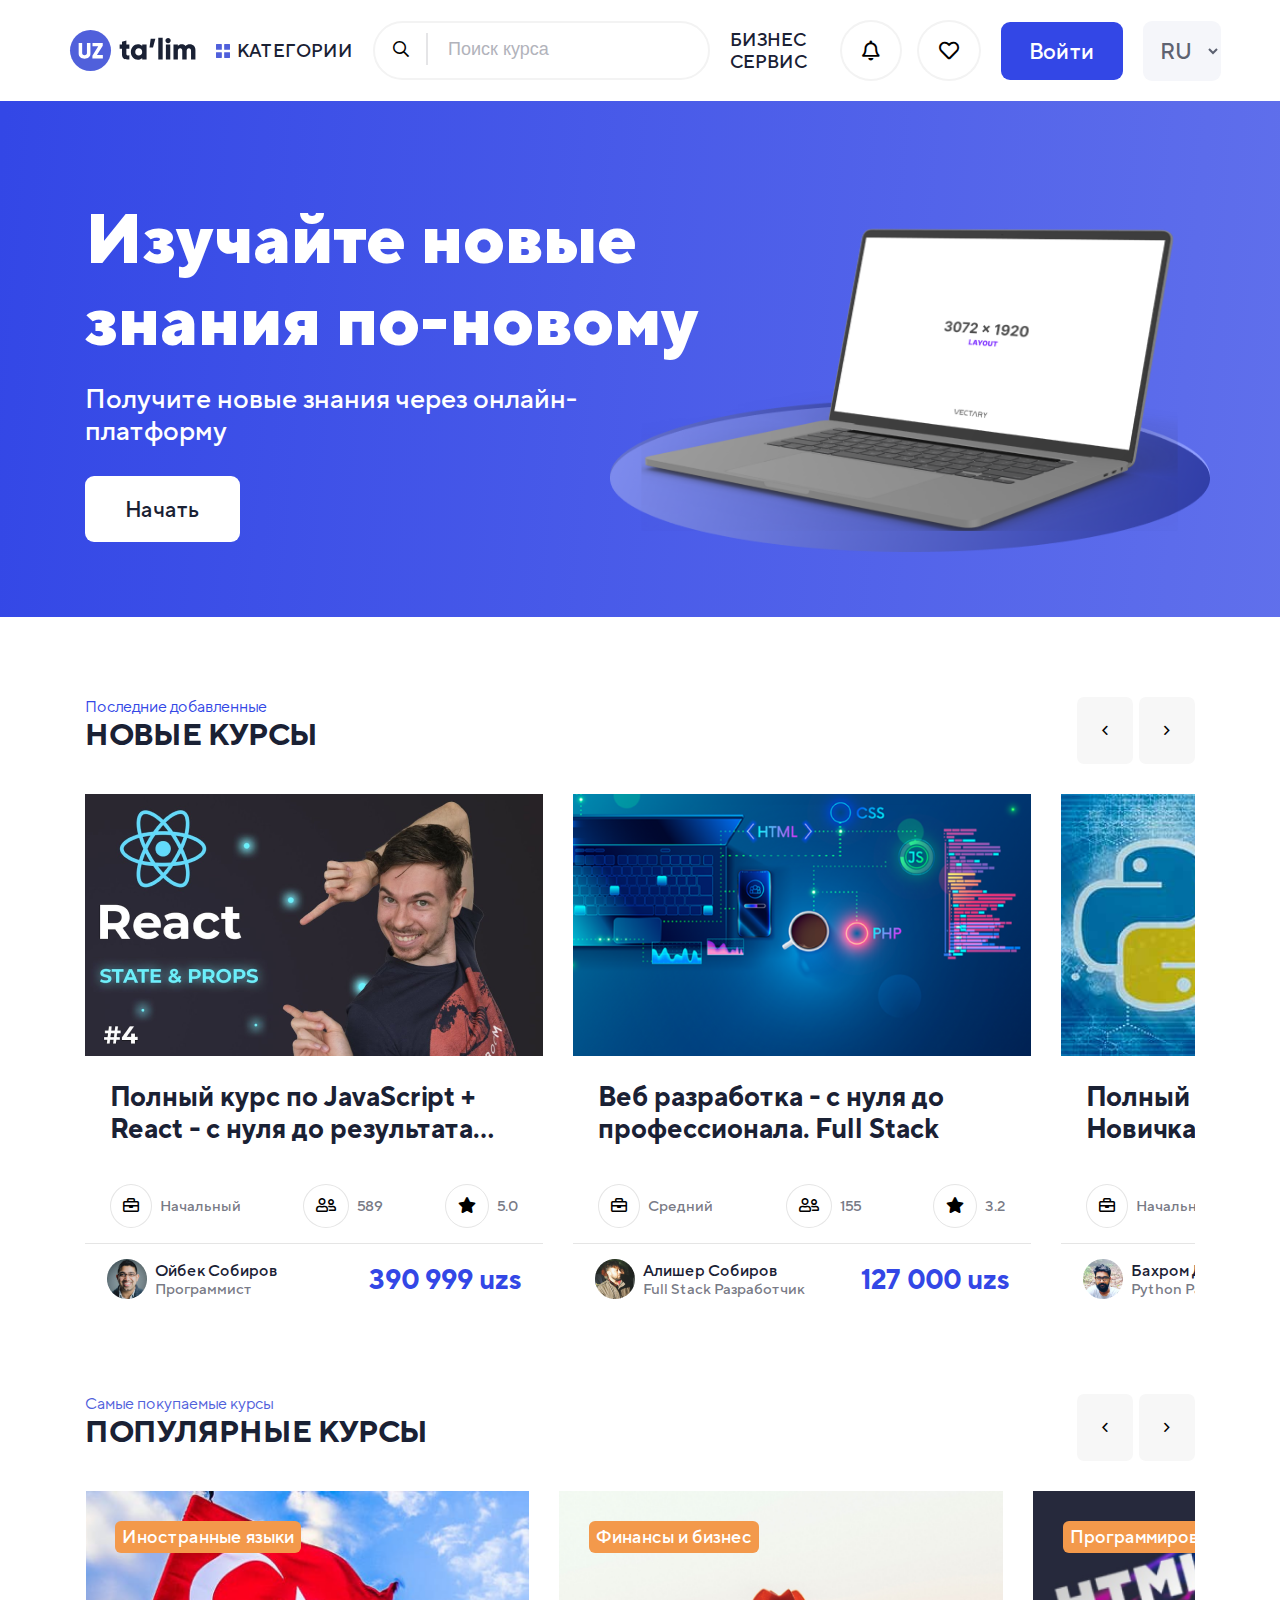
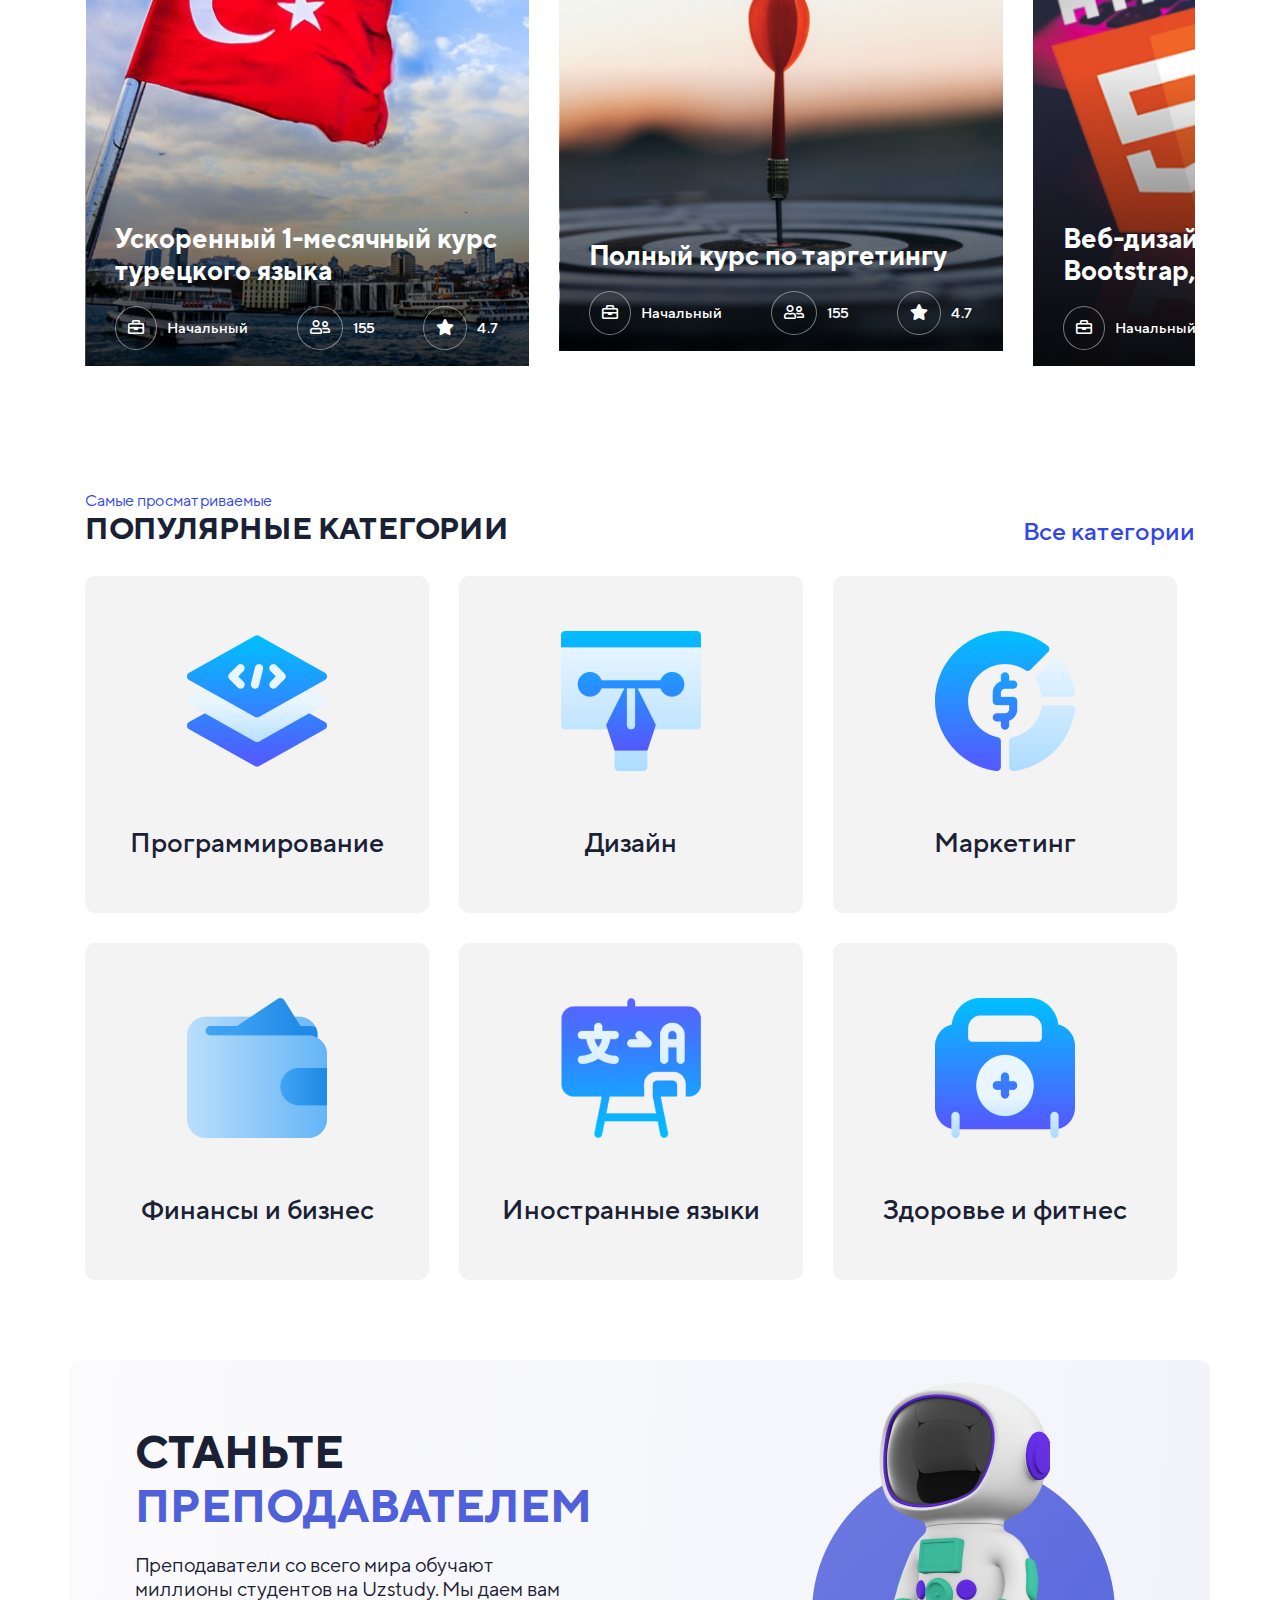
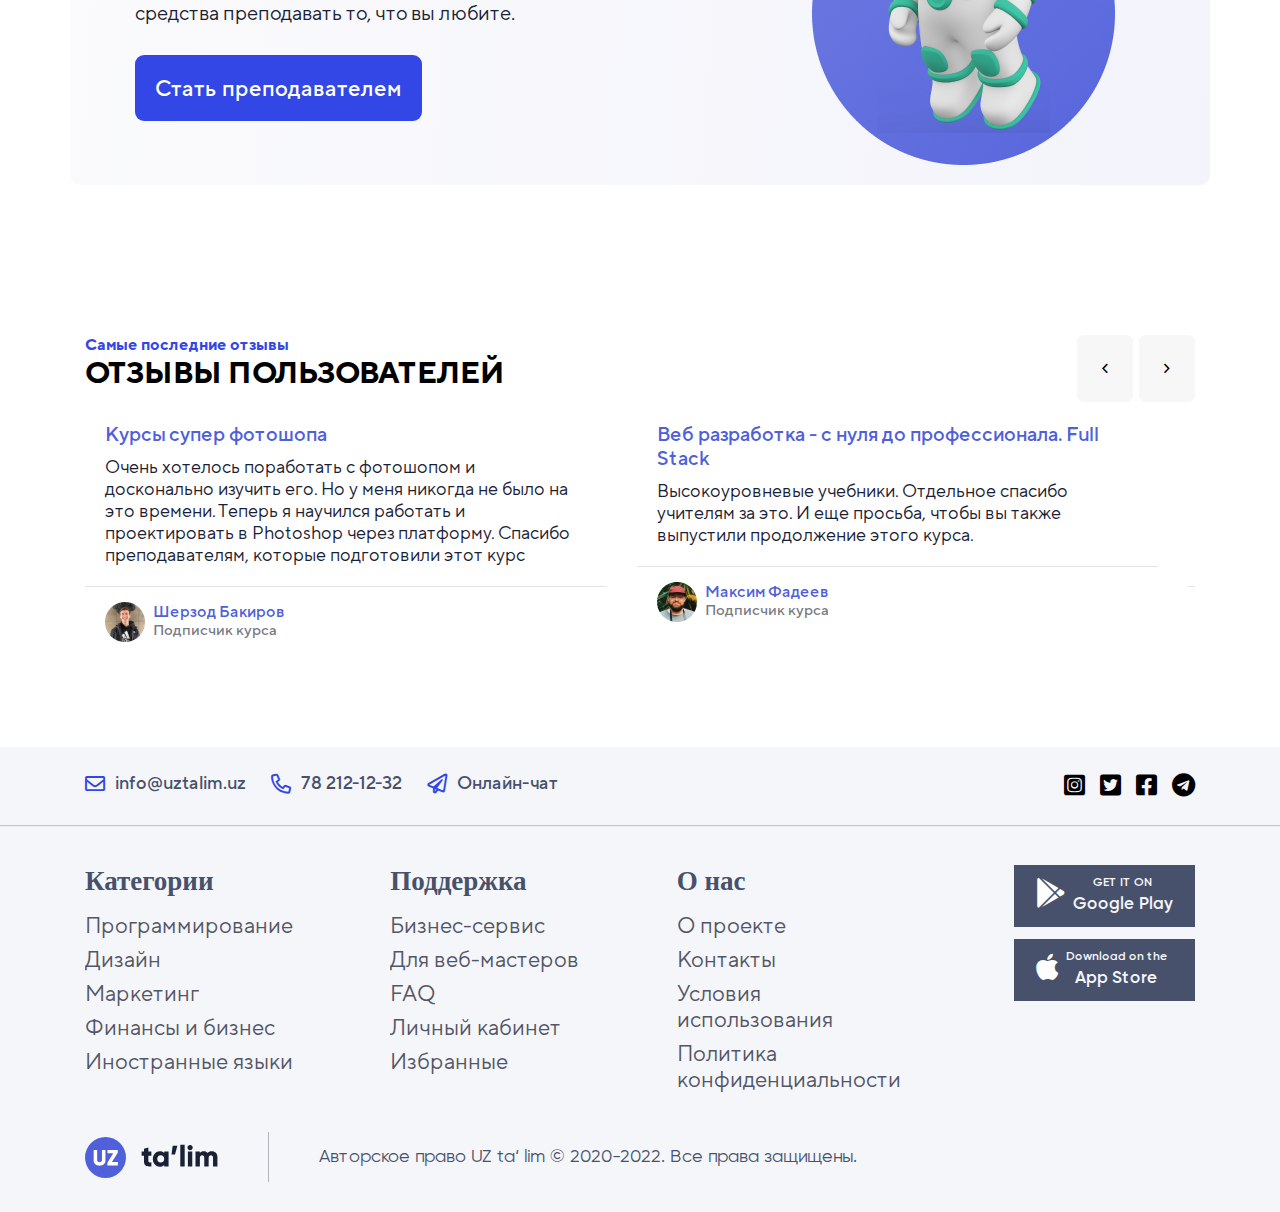
<file: index.html>
<!DOCTYPE html>
<html lang="en">
<head>
    <meta charset="UTF-8">
    <meta http-equiv="X-UA-Compatible" content="IE=edge">
    <meta name="viewport" content="width=device-width, initial-scale=1.0">
    <title>Document</title>
    <link rel="stylesheet" href="style.css">
</head>
<body>
    <nav>
        <div class="container nav-content">
            <div class="nav-menu-btn">
                <img src="assets/images/icons/burger-menu.svg" alt="">
            </div>
            <div class="nav-links-left">
                <div class="nav-logo">
                    <a href="#!" >
                         <div class="icon-uz-wrapper">
                            <img src="assets/images/icons/uz.svg" alt="">
                         </div> 
                    </a>
                    <a href="#!">
                        <img src="assets/images/icons/talim.svg" alt="">
                    </a>
                </div>
                <a href="#!" class="link-categories">
                    <img src="assets/images/icons/squares.svg" alt="">
                    <p>Категории</p>
                </a>
            </div>
            <div class="nav-links-right">
                <div class="nav-input">
                    <input type="text" placeholder="Поиск курса">
                    <div class="input-img">
                        <div class="icon-search"></div>
                        <div class="input-line"></div>
                    </div>
                </div>
                <div class="right-links">
                    <a href="#!" class="bussiness-link">
                        Бизнес сервис
                    </a>
                    <div class="nav-list">
                        <div class="icon-links">
                            <a href="#!" class="notification">
                                <div class="icon-notification"></div>
                            </a>
                            <a href="#!" class="like">
                                <div class="icon-like"></div>
                            </a>
                        </div>
                        <div class="nav-btns">
                            <a href="#!" class="login-link">Войти</a>
                            <select  >
                                <option value="Ru">Ru</option>
                                <option value="En">En</option>
                            </select>
                        </div>
                    </div>
                </div>
            </div>
            <div class="nav-login">
                <div class="icon-avatar">

                </div>
            </div>
        </div>
    </nav>

    <header>
        <div class="container header-content">
            <div class="header-text">
                <h1>Изучайте новые знания по-новому</h1>
                <h3>Получите новые знания через онлайн-платформу</h3>
                <a href="page-course.html">Начать</a>
            </div>
            <img src="assets/images/nout.png" alt="">
        </div>
    </header>

    <div class="slider1-block">
        <div class="container slider1-content">
            <div class="slider1-top-content">
                <div class="slider1-titles">
                 <h5>Последние добавленные</h5>
                 <h4>Новые курсы</h4>
                </div>
                <div class="slider1-btns">
                    <button class="prev">
                        <span class="icon-prev"></span>
                    </button>
                    <button class="next">
                        <span class="icon-next"></span>
                    </button>
                </div>
            </div>
            <div class="slider1">
                <div class="slider1-track">
                    <div class="slider1-items">
                        <div class="slider1-item">
                            <img src="assets/images/react.png" alt="">
                            <div class="slider1-item-content">
                                <h4>Полный курс по JavaScript + React - с нуля до результата...</h4>
                                <div class="course-info">
                                    <div class="level">
                                        <div class="icon-level-wrapper">
                                            <div class="icon-level"></div>
                                           
                                        </div>
                                        <p>Начальный</p>
                                    </div>
                                    <div class="people">
                                        <div class="icon-people-wrapper">
                                            <div class="icon-people"></div>
                                        </div>
                                        <p>589</p>
                                    </div>
                                    <div class="rating">
                                        <div class="icon-rating-wrapper">
                                            <div class="icon-rating"></div>
                                        </div>
                                        <p>5.0</p>
                                    </div>
                                </div>
                                <div class="slider1-item-bottom">
                                    <div class="teacher-info">
                                        <img src="assets/images/oybek.png" alt="">
                                        <div class="teacher-description">
                                            <h4>Ойбек Собиров</h4>
                                            <h5>Программист</h5>
                                        </div>
                                    </div>
                                    <div class="price">390 999 uzs</div>
                                </div>
                            </div>
                        </div>
                        <div class="slider1-item">
                            <img src="assets/images/web-dev.png" alt="">
                            <div class="slider1-item-content">
                                <h4>Веб разработка - с нуля до профессионала. Full Stack</h4>
                                <div class="course-info">
                                    <div class="level">
                                        <div class="icon-level-wrapper">
                                            <div class="icon-level"></div>
                                        </div>
                                        <p>Средний</p>
                                    </div>
                                    <div class="people">
                                        <div class="icon-people-wrapper">
                                            <div class="icon-people"></div>
                                        </div>
                                        <p>155</p>
                                    </div>
                                    <div class="rating">
                                        <div class="icon-rating-wrapper">
                                            <div class="icon-rating"></div>
                                        </div>
                                        <p>3.2</p>
                                    </div>
                                </div>
                                <div class="slider1-item-bottom">
                                    <div class="teacher-info">
                                        <img src="assets/images/alisher.png" alt="">
                                        <div class="teacher-description">
                                            <h4>Алишер Собиров</h4>
                                            <h5>Full Stack Разработчик</h5>
                                        </div>
                                    </div>
                                    <div class="price">127 000 uzs</div>
                                </div>
                            </div>
                        </div>
                        <div class="slider1-item">
                            <img src="assets/images/python.png" alt="">
                            <div class="slider1-item-content">
                                <h4>Полный Курс Python 3: от Новичка до Мастера </h4>
                                <div class="course-info">
                                    <div class="level">
                                        <div class="icon-level-wrapper">
                                            <div class="icon-level"></div>
                                           
                                        </div>
                                        <p>Начальный</p>
                                    </div>
                                    <div class="people">
                                        <div class="icon-people-wrapper">
                                            <div class="icon-people"></div>
                                        </div>
                                        <p>236</p>
                                    </div>
                                    <div class="rating">
                                        <div class="icon-rating-wrapper">
                                            <div class="icon-rating"></div>
                                        </div>
                                        <p>4.7</p>
                                    </div>
                                </div>
                                <div class="slider1-item-bottom">
                                    <div class="teacher-info">
                                        <img src="assets/images/bahrom.png" alt="">
                                        <div class="teacher-description">
                                            <h4>Бахром Джураев</h4>
                                            <h5>Python Разработчик</h5>
                                        </div>
                                    </div>
                                    <div class="price">290 990 uzs</div>
                                </div>
                            </div>
                        </div>
                        <div class="slider1-item">
                            <img src="assets/images/react.png" alt="">
                            <div class="slider1-item-content">
                                <h4>Полный курс по JavaScript + React - с нуля до результата...</h4>
                                <div class="course-info">
                                    <div class="level">
                                        <div class="icon-level-wrapper">
                                            <div class="icon-level"></div>
                                           
                                        </div>
                                        <p>Начальный</p>
                                    </div>
                                    <div class="people">
                                        <div class="icon-people-wrapper">
                                            <div class="icon-people"></div>
                                        </div>
                                        <p>589</p>
                                    </div>
                                    <div class="rating">
                                        <div class="icon-rating-wrapper">
                                            <div class="icon-rating"></div>
                                        </div>
                                        <p>5.0</p>
                                    </div>
                                </div>
                                <div class="slider1-item-bottom">
                                    <div class="teacher-info">
                                        <img src="assets/images/oybek.png" alt="">
                                        <div class="teacher-description">
                                            <h4>Ойбек Собиров</h4>
                                            <h5>Программист</h5>
                                        </div>
                                    </div>
                                    <div class="price">390 999 uzs</div>
                                </div>
                            </div>
                        </div>
                        <div class="slider1-item">
                            <img src="assets/images/web-dev.png" alt="">
                            <div class="slider1-item-content">
                                <h4>Веб разработка - с нуля до профессионала. Full Stack</h4>
                                <div class="course-info">
                                    <div class="level">
                                        <div class="icon-level-wrapper">
                                            <div class="icon-level"></div>
                                        </div>
                                        <p>Средний</p>
                                    </div>
                                    <div class="people">
                                        <div class="icon-people-wrapper">
                                            <div class="icon-people"></div>
                                        </div>
                                        <p>155</p>
                                    </div>
                                    <div class="rating">
                                        <div class="icon-rating-wrapper">
                                            <div class="icon-rating"></div>
                                        </div>
                                        <p>3.2</p>
                                    </div>
                                </div>
                                <div class="slider1-item-bottom">
                                    <div class="teacher-info">
                                        <img src="assets/images/alisher.png" alt="">
                                        <div class="teacher-description">
                                            <h4>Алишер Собиров</h4>
                                            <h5>Full Stack Разработчик</h5>
                                        </div>
                                    </div>
                                    <div class="price">127 000 uzs</div>
                                </div>
                            </div>
                        </div>
                        <div class="slider1-item">
                            <img src="assets/images/python.png" alt="">
                            <div class="slider1-item-content">
                                <h4>Полный Курс Python 3: от Новичка до Мастера </h4>
                                <div class="course-info">
                                    <div class="level">
                                        <div class="icon-level-wrapper">
                                            <div class="icon-level"></div>
                                           
                                        </div>
                                        <p>Начальный</p>
                                    </div>
                                    <div class="people">
                                        <div class="icon-people-wrapper">
                                            <div class="icon-people"></div>
                                        </div>
                                        <p>236</p>
                                    </div>
                                    <div class="rating">
                                        <div class="icon-rating-wrapper">
                                            <div class="icon-rating"></div>
                                        </div>
                                        <p>4.7</p>
                                    </div>
                                </div>
                                <div class="slider1-item-bottom">
                                    <div class="teacher-info">
                                        <img src="assets/images/bahrom.png" alt="">
                                        <div class="teacher-description">
                                            <h4>Бахром Джураев</h4>
                                            <h5>Python Разработчик</h5>
                                        </div>
                                    </div>
                                    <div class="price">290 990 uzs</div>
                                </div>
                            </div>
                        </div>
                    </div>
                </div>
            </div>
        </div>
    </div>

    <div class="slider2-block">
        <div class="container slider2-content">
           <div class="slider2-top-content">
            <div class="slider2-titles">
                <h5>Самые покупаемые курсы</h5>
                <h4>Популярные курсы</h4>
            </div>
            <div class="slider2-btns">
                   <button class="prev">
                       <span class="icon-prev"></span>
                   </button>
                   <button class="next">
                       <span class="icon-next"></span>
                   </button>
           </div>
           </div>
           <div class="slider2">
            <div class="slider2-track">
                <div class="slider2-items">
                    <div class="slider2-item">
                        <img src="assets/images/turkey.png" alt="">
                        <div class="slider2-categoria-1">
                            <p>Иностранные языки</p>
                        </div>
                        <div class="slider2-item-content">
                            <h4>Ускоренный 1-месячный курс турецкого языка</h4>
                            <div class="slider2-item-rating">
                                <div class="slider2-level">
                                    <div class="slider2-icon-wrapper">
                                        <div class="icon-level"></div>
                                    </div> 
                                    <p>Начальный</p>
                                </div>
                                <div class="slider2-people">
                                    <div class="slider2-icon-wrapper">
                                        <div class="icon-people"></div>
                                    </div>
                                    <p>155</p>
                                </div>
                                <div class="slider2-rating">
                                    <div class="slider2-icon-wrapper">
                                        <div class="icon-rating"></div>
                                    </div>
                                    <p>4.7</p>
                                </div>
                            </div>
                            <div class="slider2-item-bottom">
                                <div class="teacher-info">
                                    <img src="assets/images/bahrom.png" alt="">
                                    <div class="teacher-description">
                                        <h4>Бахром Джураев</h4>
                                        <h5>Python Разработчик</h5>
                                    </div>
                                </div>
                                <div class="price">290 990 uzs</div>
                            </div>
                        </div>
                    </div>
                    <div class="slider2-item">
                        <img src="assets/images/targeting.png" alt="">
                        <div class="slider2-categoria-1">
                            <p>Финансы и бизнес</p>
                        </div>
                        <div class="slider2-item-content">
                            <h4>Полный курс по таргетингу</h4>
                            <div class="slider2-item-rating">
                                <div class="slider2-level">
                                    <div class="slider2-icon-wrapper">
                                        <div class="icon-level"></div>
                                    </div> 
                                    <p>Начальный</p>
                                </div>
                                <div class="slider2-people">
                                    <div class="slider2-icon-wrapper">
                                        <div class="icon-people"></div>
                                    </div>
                                    <p>155</p>
                                </div>
                                <div class="slider2-rating">
                                    <div class="slider2-icon-wrapper">
                                        <div class="icon-rating"></div>
                                    </div>
                                    <p>4.7</p>
                                </div>
                            </div>
                            <div class="slider2-item-bottom">
                                <div class="teacher-info">
                                    <img src="assets/images/safia.png" alt="">
                                    <div class="teacher-description">
                                        <h4>Сафия Алиева</h4>
                                        <h5>Маркетолог</h5>
                                    </div>
                                </div>
                                <div class="price">255 000 uzs</div>
                            </div>
                        </div>
                    </div>
                    <div class="slider2-item">
                        <img src="assets/images/web-design.png" alt="">
                        <div class="slider2-categoria-1">
                            <p>Программирование</p>
                        </div>
                        <div class="slider2-item-content">
                            <h4>Веб-дизайн. (CSS3, FLEX, Bootstrap, LESS)</h4>
                            <div class="slider2-item-rating">
                                <div class="slider2-level">
                                    <div class="slider2-icon-wrapper">
                                        <div class="icon-level"></div>
                                    </div> 
                                    <p>Начальный</p>
                                </div>
                                <div class="slider2-people">
                                    <div class="slider2-icon-wrapper">
                                        <div class="icon-people"></div>
                                    </div>
                                    <p>155</p>
                                </div>
                                <div class="slider2-rating">
                                    <div class="slider2-icon-wrapper">
                                        <div class="icon-rating"></div>
                                    </div>
                                    <p>4.7</p>
                                </div>
                            </div>
                            <div class="slider2-item-bottom">
                                <div class="teacher-info">
                                    <img src="assets/images/oybek.png" alt="">
                                    <div class="teacher-description">
                                        <h4>Ботир Олимов</h4>
                                        <h5>Веб-дизайнер</h5>
                                    </div>
                                </div>
                                <div class="price">320 000 uzs</div>
                            </div>
                        </div>
                    </div> <div class="slider2-item">
                        <img src="assets/images/turkey.png" alt="">
                        <div class="slider2-categoria-1">
                            <p>Иностранные языки</p>
                        </div>
                        <div class="slider2-item-content">
                            <h4>Ускоренный 1-месячный курс турецкого языка</h4>
                            <div class="slider2-item-rating">
                                <div class="slider2-level">
                                    <div class="slider2-icon-wrapper">
                                        <div class="icon-level"></div>
                                    </div> 
                                    <p>Начальный</p>
                                </div>
                                <div class="slider2-people">
                                    <div class="slider2-icon-wrapper">
                                        <div class="icon-people"></div>
                                    </div>
                                    <p>155</p>
                                </div>
                                <div class="slider2-rating">
                                    <div class="slider2-icon-wrapper">
                                        <div class="icon-rating"></div>
                                    </div>
                                    <p>4.7</p>
                                </div>
                            </div>
                            <div class="slider2-item-bottom">
                                <div class="teacher-info">
                                    <img src="assets/images/bahrom.png" alt="">
                                    <div class="teacher-description">
                                        <h4>Бахром Джураев</h4>
                                        <h5>Python Разработчик</h5>
                                    </div>
                                </div>
                                <div class="price">290 990 uzs</div>
                            </div>
                        </div>
                    </div>
                    <div class="slider2-item">
                        <img src="assets/images/targeting.png" alt="">
                        <div class="slider2-categoria-1">
                            <p>Финансы и бизнес</p>
                        </div>
                        <div class="slider2-item-content">
                            <h4>Полный курс по таргетингу</h4>
                            <div class="slider2-item-rating">
                                <div class="slider2-level">
                                    <div class="slider2-icon-wrapper">
                                        <div class="icon-level"></div>
                                    </div> 
                                    <p>Начальный</p>
                                </div>
                                <div class="slider2-people">
                                    <div class="slider2-icon-wrapper">
                                        <div class="icon-people"></div>
                                    </div>
                                    <p>155</p>
                                </div>
                                <div class="slider2-rating">
                                    <div class="slider2-icon-wrapper">
                                        <div class="icon-rating"></div>
                                    </div>
                                    <p>4.7</p>
                                </div>
                            </div>
                            <div class="slider2-item-bottom">
                                <div class="teacher-info">
                                    <img src="assets/images/safia.png" alt="">
                                    <div class="teacher-description">
                                        <h4>Сафия Алиева</h4>
                                        <h5>Маркетолог</h5>
                                    </div>
                                </div>
                                <div class="price">255 000 uzs</div>
                            </div>
                        </div>
                    </div>
                    <div class="slider2-item">
                        <img src="assets/images/web-design.png" alt="">
                        <div class="slider2-categoria-1">
                            <p>Программирование</p>
                        </div>
                        <div class="slider2-item-content">
                            <h4>Веб-дизайн. (CSS3, FLEX, Bootstrap, LESS)</h4>
                            <div class="slider2-item-rating">
                                <div class="slider2-level">
                                    <div class="slider2-icon-wrapper">
                                        <div class="icon-level"></div>
                                    </div> 
                                    <p>Начальный</p>
                                </div>
                                <div class="slider2-people">
                                    <div class="slider2-icon-wrapper">
                                        <div class="icon-people"></div>
                                    </div>
                                    <p>155</p>
                                </div>
                                <div class="slider2-rating">
                                    <div class="slider2-icon-wrapper">
                                        <div class="icon-rating"></div>
                                    </div>
                                    <p>4.7</p>
                                </div>
                            </div>
                            <div class="slider2-item-bottom">
                                <div class="teacher-info">
                                    <img src="assets/images/oybek.png" alt="">
                                    <div class="teacher-description">
                                        <h4>Ботир Олимов</h4>
                                        <h5>Веб-дизайнер</h5>
                                    </div>
                                </div>
                                <div class="price">320 000 uzs</div>
                            </div>
                        </div>
                    </div>
                </div>
            </div>
           </div>
        </div>
    </div>


    <div class="popular-categories">
        <div class="container">
            <div class="categories-text">
                <a href="#!" class="left-link">Категории</a>
                <div class="left-text">
                    <h4>Самые просматриваемые</h4>
                    <h3>Популярные категории</h3>
                </div>
                <a href="#!" class="right-text">Все категории</a>
                <a href="#!" class="right-link">Все</a>
            </div>
            <div class="categories">
                <div class="categoria">
                    <img src="assets/images/development.png" alt="">
                    <p>Программирование</p>
                </div>
                <div class="categoria">
                    <img src="assets/images/design.png" alt="">
                    <p>Дизайн</p>
                </div>
                <div class="categoria">
                    <img src="assets/images/marketing.png" alt="">
                    <p>Маркетинг</p>
                </div>
                <div class="categoria">
                    <img src="assets/images/finance.png" alt="">
                    <p>Финансы и бизнес</p>
                </div>
                <div class="categoria">
                    <img src="assets/images/languages.png" alt="">
                    <p>Иностранные языки</p>
                </div>
                <div class="categoria">
                    <img src="assets/images/health.png" alt="">
                    <p>Здоровье и фитнес</p>
                </div>
            </div>
            <div class="extra-categories">
               <div class="extra-categoria categoria1">
                <img src="assets/images/icons/development.svg" alt="">
                <p>Программирование</p>
               </div>
               <div class="extra-categoria categoria2">
                <img src="assets/images/icons/design.svg" alt="">
                <p>Дизайн</p>
               </div>
               <div class="extra-categoria categoria2">
                <img src="assets/images/icons/marketing.svg" alt="">
                <p>Маркетинг</p>
               </div>
               <div class="extra-categoria categoria1">
                <img src="assets/images/icons/finance.svg" alt="">
                <p>Финансы и бизнес</p>
               </div>
               <div class="extra-categoria categoria1">
                <img src="assets/images/icons/languages.svg" alt="">
                <p>Иностранные языки</p>
               </div>
               <div class="extra-categoria categoria2">
                <img src="assets/images/icons/health.svg" alt="">
                <p>Здоровье и фитнес</p>
               </div>
            </div>
        </div>
    </div>

    <div class="teacher-ad">
        <div class="container teacher-ad-info">
            <div class="ad-text">
                <h3>Станьте <span>преподавателем</span></h3>
                <p>Преподаватели со всего мира обучают миллионы студентов на Uzstudy. Мы даем вам средства преподавать то, что вы любите.</p>
                <a href="page-teacher.html" class="first-link">Cтать преподавателем</a>
                <a href="page-teacher.html" class="second-link">Начать</a>
            </div>
            <img src="assets/images/cosmonaut.png" alt="" class="cosmonaut-1">
            <img src="assets/images/cosmonaut-2.png" alt="" class="cosmonaut-2">
        </div>
    </div>

    <div class="slider-comments-block">
        <div class="container comments-content">
             <div class="comments-top">
                <div class="comments-titles">
                    <h5>Самые последние отзывы</h5>
                    <h4>Отзывы пользователей</h4>
                </div>
                <div class="slider1-btns">
                    <button class="prev">
                        <span class="icon-prev"></span>
                    </button>
                    <button class="next">
                        <span class="icon-next"></span>
                    </button>
                </div>
             </div>
             <div class="slider-comments">
                <div class="slider-comments-track">
                    <div class="comments">
                        <div class="comment">
                            <h5>Курсы супер фотошопа</h5>
                            <p>Очень хотелось поработать с фотошопом и досконально изучить его. Но у меня никогда не было на это времени. Теперь я научился работать и проектировать в Photoshop через платформу. Спасибо преподавателям, которые подготовили этот курс</p>
                            <div class="comment-student">
                                <img src="assets/images/sherzod.png" alt="">
                                <div class="student-info">
                                    <h5>Шерзод Бакиров</h5>
                                    <h6>Подписчик курса</h6>
                                </div>
                            </div>
                        </div>
                        <div class="comment">
                            <h5>Веб разработка - с нуля до профессионала. Full Stack</h5>
                            <p>Высокоуровневые учебники. Отдельное спасибо учителям за это. И еще просьба, чтобы вы также выпустили продолжение этого курса.</p>
                            <div class="comment-student">
                                <img src="assets/images/max.png" alt="">
                                <div class="student-info">
                                    <h5>Максим Фадеев</h5>
                                    <h6>Подписчик курса</h6>
                                </div>
                            </div>
                        </div>
                        <div class="comment">
                            <h5>Ускоренный 1-месячный курс турецкого языка</h5>
                            <p>Я многому научился из учебников.  Теперь я сам могу свободно практиковать то, что мне нравится, путешествуя по Турции. Спасибо за это Алишеру Ахмадалиевичу, который подготовил этот курс. Уроки сделаны очень простыми и легкими для...</p>
                            <div class="comment-student">
                                <img src="assets/images/lola.png" alt="">
                                <div class="student-info">
                                    <h5>Лола Султонова</h5>
                                    <h6>Подписчик курса</h6>
                                </div>
                            </div>
                        </div>
                        <div class="comment">
                            <h5>Курсы супер фотошопа</h5>
                            <p>Очень хотелось поработать с фотошопом и досконально изучить его. Но у меня никогда не было на это времени. Теперь я научился работать и проектировать в Photoshop через платформу. Спасибо преподавателям, которые подготовили этот курс</p>
                            <div class="comment-student">
                                <img src="assets/images/sherzod.png" alt="">
                                <div class="student-info">
                                    <h5>Шерзод Бакиров</h5>
                                    <h6>Подписчик курса</h6>
                                </div>
                            </div>
                        </div>
                        <div class="comment">
                            <h5>Веб разработка - с нуля до профессионала. Full Stack</h5>
                            <p>Высокоуровневые учебники. Отдельное спасибо учителям за это. И еще просьба, чтобы вы также выпустили продолжение этого курса.</p>
                            <div class="comment-student">
                                <img src="assets/images/max.png" alt="">
                                <div class="student-info">
                                    <h5>Максим Фадеев</h5>
                                    <h6>Подписчик курса</h6>
                                </div>
                            </div>
                        </div>
                        <div class="comment">
                            <h5>Ускоренный 1-месячный курс турецкого языка</h5>
                            <p>Я многому научился из учебников.  Теперь я сам могу свободно практиковать то, что мне нравится, путешествуя по Турции. Спасибо за это Алишеру Ахмадалиевичу, который подготовил этот курс. Уроки сделаны очень простыми и легкими для...</p>
                            <div class="comment-student">
                                <img src="assets/images/lola.png" alt="">
                                <div class="student-info">
                                    <h5>Лола Султонова</h5>
                                    <h6>Подписчик курса</h6>
                                </div>
                            </div>
                        </div>
                    </div>
                </div>
             </div>
        </div>
    </div>

    <footer class="footer">
        <div class="footer-top">
            <div class="container footer-top-content">
                <div class="footer-contacts ">
                    <div class="contact">
                        <span class="icon-letter"></span>
                        <p>info@uztalim.uz</p>
                    </div>
                    <div class="contact">
                       <span class="icon-phone"></span>
                        <p>78 212-12-32</p>
                    </div>
                    <div class="contact">
                        <span class="icon-chat"></span>
                        <p>Онлайн-чат</p>
                    </div>
                </div>
                <div class="footer-icons">
                    <div class="icon-instagram"></div>
                    <div class="icon-twitter"></div>
                    <div class="icon-facebook"></div>
                    <div class="icon-telegram"></div>
                </div>
            </div>
            
        </div>
        <div class="container footer-info">
            
                <div class="footer-links">
                   <div class="footer-list">
                    <h4>Категории</h4>
                    <ul>
                        <li>
                            <a href="#!">Программирование</a>
                        </li>
                        <li>
                            <a href="#!">Дизайн</a>
                        </li>
                        <li>
                            <a href="#!">Маркетинг</a>
                        </li>
                        <li>
                            <a href="#!">Финансы и бизнес</a>
                        </li>
                        <li>
                            <a href="#!">Иностранные языки</a>
                        </li>
                    </ul>
                   </div>
                    <div class="footer-list">
                    <h4>Поддержка</h4>
                    <ul>
                        <li>
                            <a href="#!">Бизнес-сервис</a>
                        </li>
                        <li>
                            <a href="#!">Для веб-мастеров</a>
                        </li>
                        <li>
                            <a href="#!">FAQ</a>
                        </li>
                        <li>
                            <a href="#!">Личный кабинет</a>
                        </li>
                        <li>
                            <a href="#!">Избранные</a>
                        </li>
                    </ul>
                   </div>
                   <div class="footer-list">
                    <h4>О нас</h4>
                    <ul>
                        <li>
                            <a href="#!">О проекте</a>
                        </li>
                        <li>
                            <a href="#!">Контакты</a>
                        </li>
                        <li>
                            <a href="#!">Условия использования</a>
                        </li>
                        <li>
                            <a href="#!">Политика конфиденциальности</a>
                        </li>
                        
                    </ul>
                   </div>
                   <div class="footer-btns">
                    <button>
                        <span class="icon-google"></span>
                        <div class="btn-text">
                            <p>GET IT ON</p>
                            <h5>Google Play</h5>
                        </div>
                    </button>
                     <button>
                        <span class="icon-apple"></span>
                        <div class="btn-text">
                            <p>Download on the </p>
                            <h5>App Store</h5>
                        </div>
                    </button>
                   </div>
                </div>

                <div class="footer-bottom">
                    <div class="footer-logo">
                        <a href="#!" >
                            <div class="icon-uz-wrapper">
                               <img src="assets/images/icons/uz.svg" alt="">
                            </div> 
                       </a>
                       <a href="#!">
                           <img src="assets/images/icons/talim.svg" alt="">
                       </a> 
                    </div>
                    <div class="footer-line"></div>
                    <p>Авторское право  UZ ta‘ lim © 2020-2022. Все права защищены.</p>
                </div>
            
        </div>

        <div class="footer-icons-links">
            <div class="footer-icon-wrapper">
                <div class="icon-home"></div>
            </div>
            <div class="footer-icon-wrapper">
                <div class="icon-catalog"></div>
            </div>
            <div class="footer-icon-wrapper">
                <div class="icon-notification"></div>
            </div>
            <div class="footer-icon-wrapper">
                <div class="icon-like"></div>
            </div>
            
            
            
            
        </div>
    </footer>

    <script src="script.js"></script>
</body>
</html>
</file>
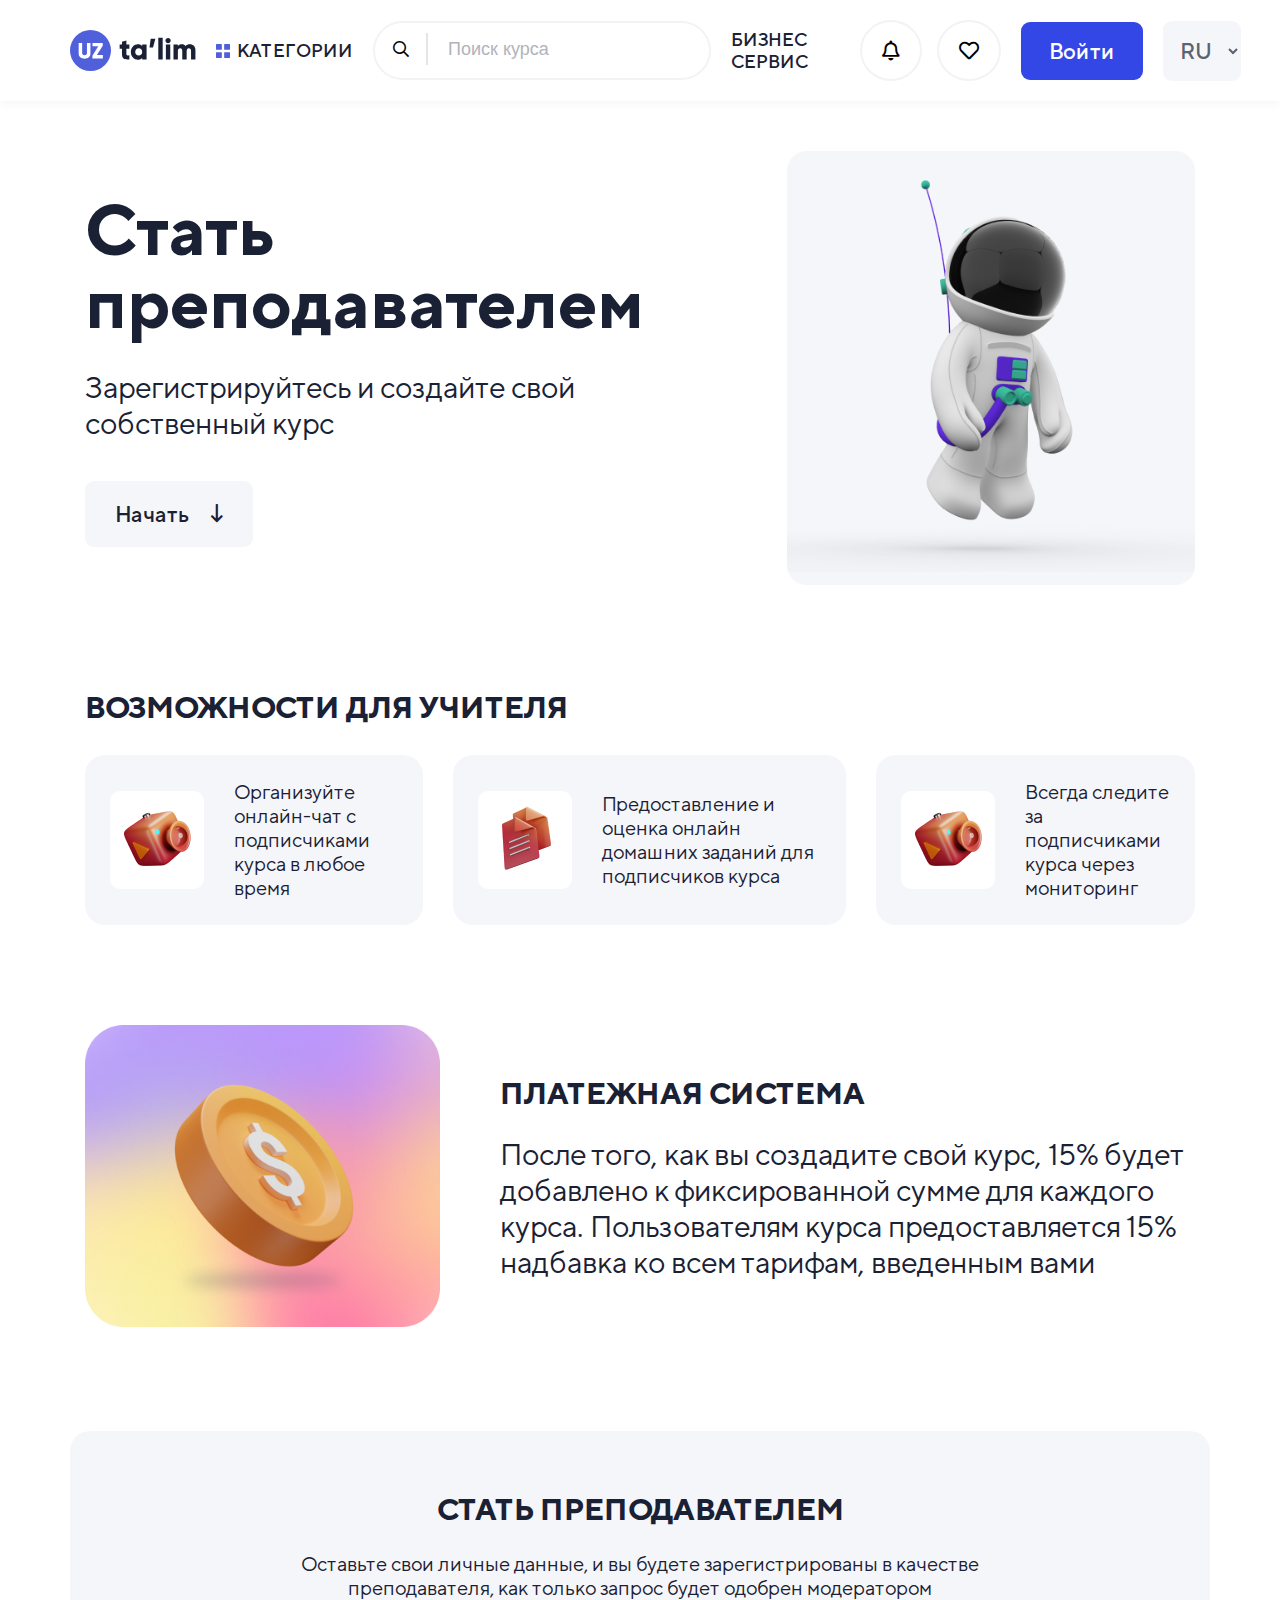
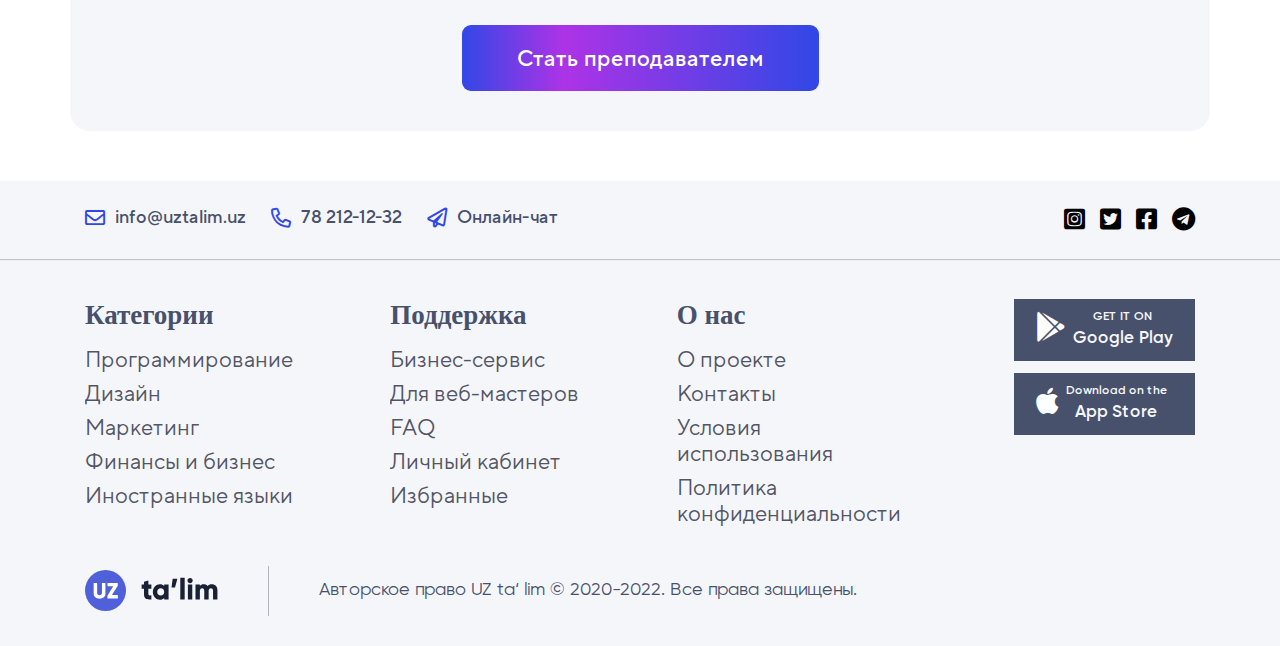
<file: page-teacher.html>
<!DOCTYPE html>
<html lang="en">
<head>
    <meta charset="UTF-8">
    <meta http-equiv="X-UA-Compatible" content="IE=edge">
    <meta name="viewport" content="width=device-width, initial-scale=1.0">
    <title>Document</title>
    <link rel="stylesheet" href="page-teacher.css">
</head>
<body>
    <nav>
        <div class="container nav-content">
            <a href="#!" class="link-back">
                <div class="icon-back"></div>
            </a>
            <div class="nav-menu-btn">
                <img src="assets/images/icons/burger-menu.svg" alt="">
            </div>
            <div class="nav-links-left">
                <div class="nav-logo">
                    <a href="#!" >
                         <div class="icon-uz-wrapper">
                            <img src="assets/images/icons/uz.svg" alt="">
                         </div> 
                    </a>
                    <a href="#!">
                        <img src="assets/images/icons/talim.svg" alt="">
                    </a>
                </div>
                <a href="#!" class="link-categories">
                    <img src="assets/images/icons/squares.svg" alt="">
                    <p>Категории</p>
                </a>
            </div>
            <div class="nav-links-right">
                <div class="nav-input">
                    <input type="text" placeholder="Поиск курса">
                    <div class="input-img">
                        <div class="icon-search"></div>
                        <div class="input-line"></div>
                    </div>
                </div>
                <div class="right-links">
                    <a href="#!" class="bussiness-link">
                        Бизнес сервис
                    </a>
                    <div class="nav-list">
                        <div class="icon-links">
                            <a href="#!" class="notification">
                                <div class="icon-notification"></div>
                            </a>
                            <a href="#!" class="like">
                                <div class="icon-like"></div>
                            </a>
                        </div>
                        <div class="nav-btns">
                            <a href="#!" class="login-link">Войти</a>
                            <select >
                                <option value="Ru">Ru</option>
                                <option value="En">En</option>
                            </select>
                        </div>
                    </div>
                </div>
            </div>
            <div class="nav-login">
                <div class="icon-avatar">

                </div>
            </div>
        </div>
    </nav>

    <header>
        <div class="container header-content">
            <div class="header-text">
                <h1>Стать преподавателем</h1>
                <h3>Зарегистрируйтесь и создайте свой собственный курс</h3>
                <a href="#!">
                    <p>Начать</p>
                    <div class="icon-down"></div>
                   
                </a>
            </div>
            <div class="header-img">
                <img src="assets/images/cosmonaut-3.png" alt="">
            </div>
            
        </div>
    </header>

    <div class="possibilities">
        <div class="container">
            <h3>Возможности для учителя</h3>
            <div class="possibilities-items">
                <div class="possibility">
                    <div class="posibility-img">
                        <img src="assets/images/video-chat.png" alt="">
                        
                    </div>
                    <p>Организуйте онлайн-чат с подписчиками курса в любое время</p>
                </div>
                <div class="possibility">
                    <div class="posibility-img">
                        <img src="assets/images/homework.png" alt="">
                       
                    </div>
                    <p>Предоставление и оценка онлайн домашних заданий для подписчиков курса</p>
                </div>
                <div class="possibility">
                    <div class="posibility-img">
                        <img src="assets/images/video-chat.png" alt="">
                        
                    </div>
                    <p>Всегда следите за подписчиками курса через мониторинг</p>
                </div>
            </div>
        </div>
    </div>

    <div class="offer">
        <div class="container offer-content">
            <div class="offer-img">
                <img src="assets/images/coin.png" alt="">
            </div>
          
          <div class="offer-text">
            <h4>Платежная система</h4>
            <p>После того, как вы создадите свой курс, 15% будет добавлено к фиксированной сумме для каждого курса. Пользователям курса предоставляется 15% надбавка ко всем тарифам, введенным вами</p>
          </div>
        </div>
    </div>

    <div class="teacher-block">
        <div class="container teacher-block-content">
            <div class="teacher-info">
                <h2>Стать преподавателем</h2>
                <p>Оставьте свои личные данные, и вы будете зарегистрированы в качестве преподавателя, как только запрос будет одобрен модератором</p>
                <a href="#!">Стать преподавателем</a>
            </div>
        </div>
    </div>

    <footer class="footer">
        <div class="footer-top">
            <div class="container footer-top-content">
                <div class="footer-contacts ">
                    <div class="contact">
                        <span class="icon-letter"></span>
                        <p>info@uztalim.uz</p>
                    </div>
                    <div class="contact">
                       <span class="icon-phone"></span>
                        <p>78 212-12-32</p>
                    </div>
                    <div class="contact">
                        <span class="icon-chat"></span>
                        <p>Онлайн-чат</p>
                    </div>
                </div>
                <div class="footer-icons">
                    <div class="icon-instagram"></div>
                    <div class="icon-twitter"></div>
                    <div class="icon-facebook"></div>
                    <div class="icon-telegram"></div>
                </div>
            </div>
            
        </div>
        <div class="container footer-info">
            
                <div class="footer-links">
                   <div class="footer-list">
                    <h4>Категории</h4>
                    <ul>
                        <li>
                            <a href="#!">Программирование</a>
                        </li>
                        <li>
                            <a href="#!">Дизайн</a>
                        </li>
                        <li>
                            <a href="#!">Маркетинг</a>
                        </li>
                        <li>
                            <a href="#!">Финансы и бизнес</a>
                        </li>
                        <li>
                            <a href="#!">Иностранные языки</a>
                        </li>
                    </ul>
                   </div>
                    <div class="footer-list">
                    <h4>Поддержка</h4>
                    <ul>
                        <li>
                            <a href="#!">Бизнес-сервис</a>
                        </li>
                        <li>
                            <a href="#!">Для веб-мастеров</a>
                        </li>
                        <li>
                            <a href="#!">FAQ</a>
                        </li>
                        <li>
                            <a href="#!">Личный кабинет</a>
                        </li>
                        <li>
                            <a href="#!">Избранные</a>
                        </li>
                    </ul>
                   </div>
                   <div class="footer-list">
                    <h4>О нас</h4>
                    <ul>
                        <li>
                            <a href="#!">О проекте</a>
                        </li>
                        <li>
                            <a href="#!">Контакты</a>
                        </li>
                        <li>
                            <a href="#!">Условия использования</a>
                        </li>
                        <li>
                            <a href="#!">Политика конфиденциальности</a>
                        </li>
                        
                    </ul>
                   </div>
                   <div class="footer-btns">
                    <button>
                        <span class="icon-google"></span>
                        <div class="btn-text">
                            <p>GET IT ON</p>
                            <h5>Google Play</h5>
                        </div>
                    </button>
                     <button>
                        <span class="icon-apple"></span>
                        <div class="btn-text">
                            <p>Download on the </p>
                            <h5>App Store</h5>
                        </div>
                    </button>
                   </div>
                </div>

                <div class="footer-bottom">
                    <div class="footer-logo">
                        <a href="#!" >
                            <div class="icon-uz-wrapper">
                               <img src="assets/images/icons/uz.svg" alt="">
                            </div> 
                       </a>
                       <a href="#!">
                           <img src="assets/images/icons/talim.svg" alt="">
                       </a> 
                    </div>
                    <div class="footer-line"></div>
                    <p>Авторское право  UZ ta‘ lim © 2020-2022. Все права защищены.</p>
                </div>
            
        </div>

        <div class="footer-icons-links">
            <div class="footer-icon-wrapper">
                <div class="icon-home"></div>
            </div>
            <div class="footer-icon-wrapper">
                <div class="icon-catalog"></div>
            </div>
            <div class="footer-icon-wrapper">
                <div class="icon-notification"></div>
            </div>
            <div class="footer-icon-wrapper">
                <div class="icon-like"></div>
            </div>
            
        </div>
    </footer>
</body>
</html>
</file>
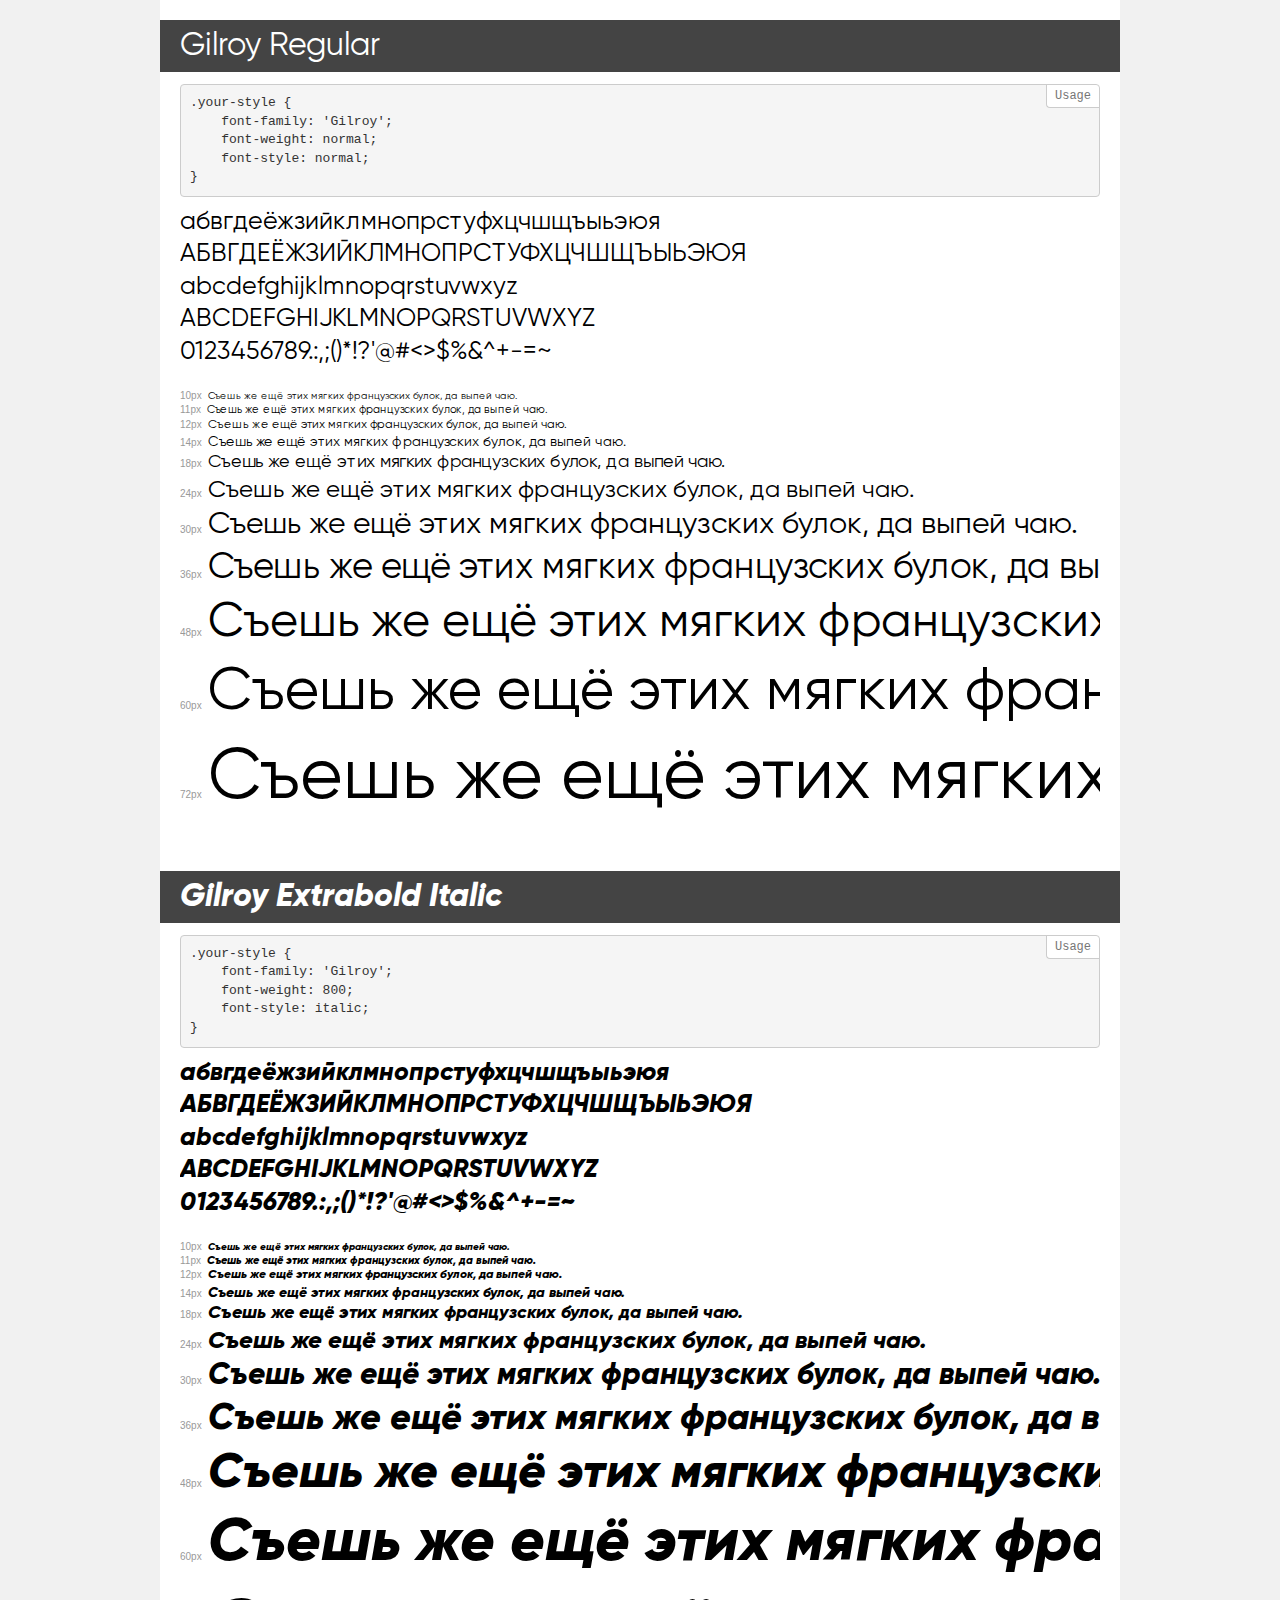
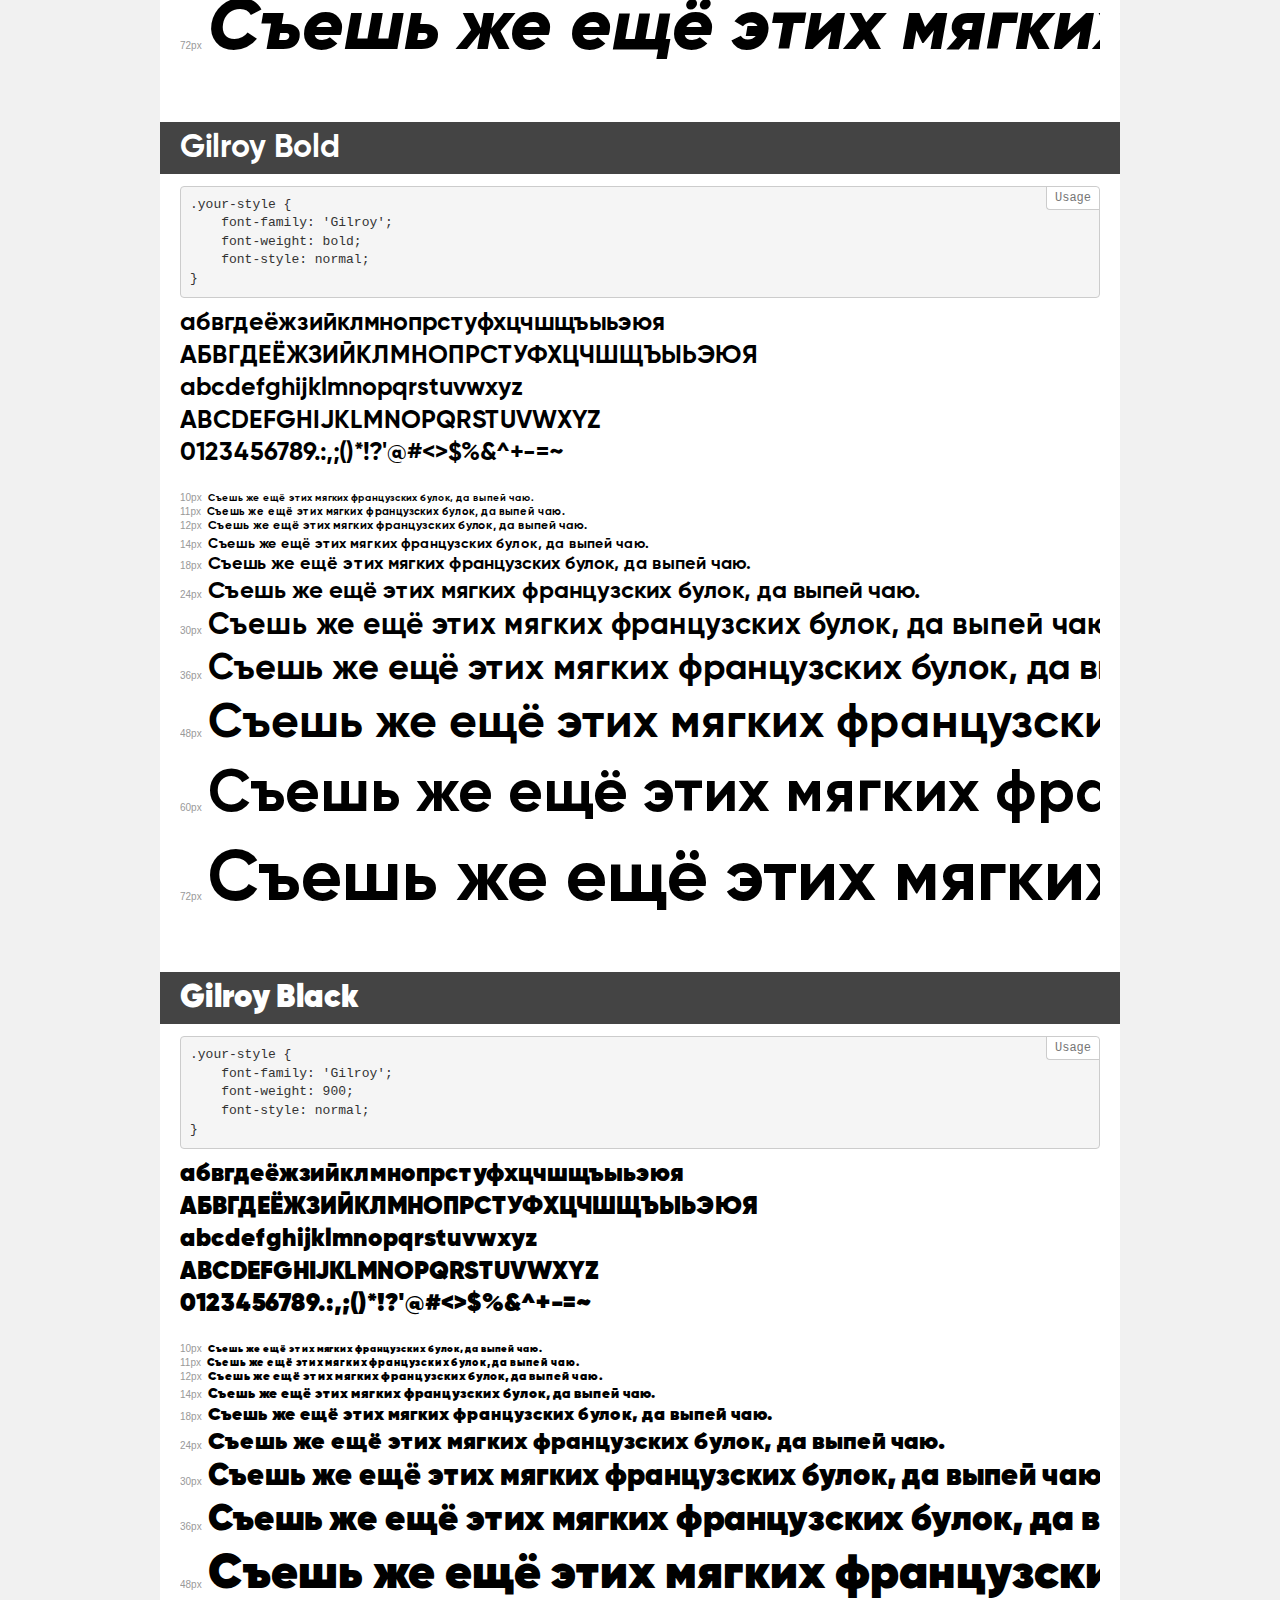
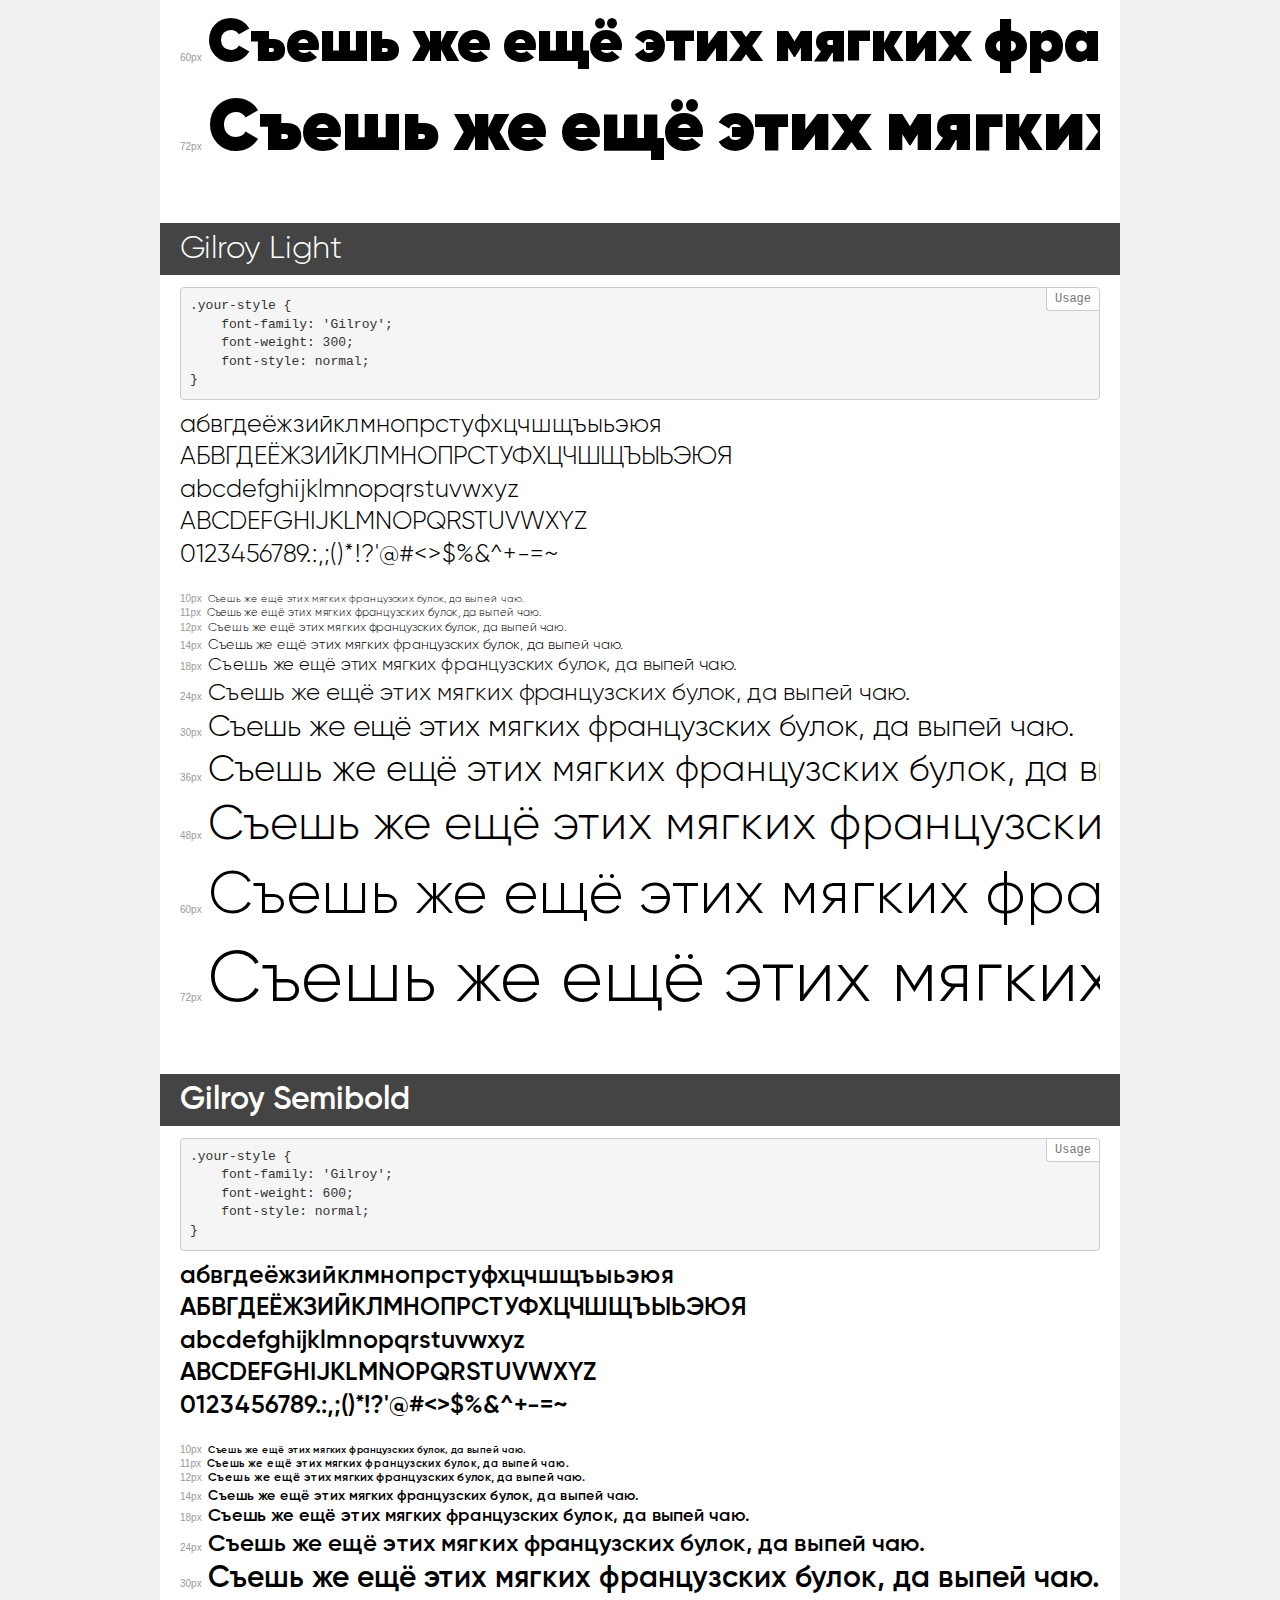
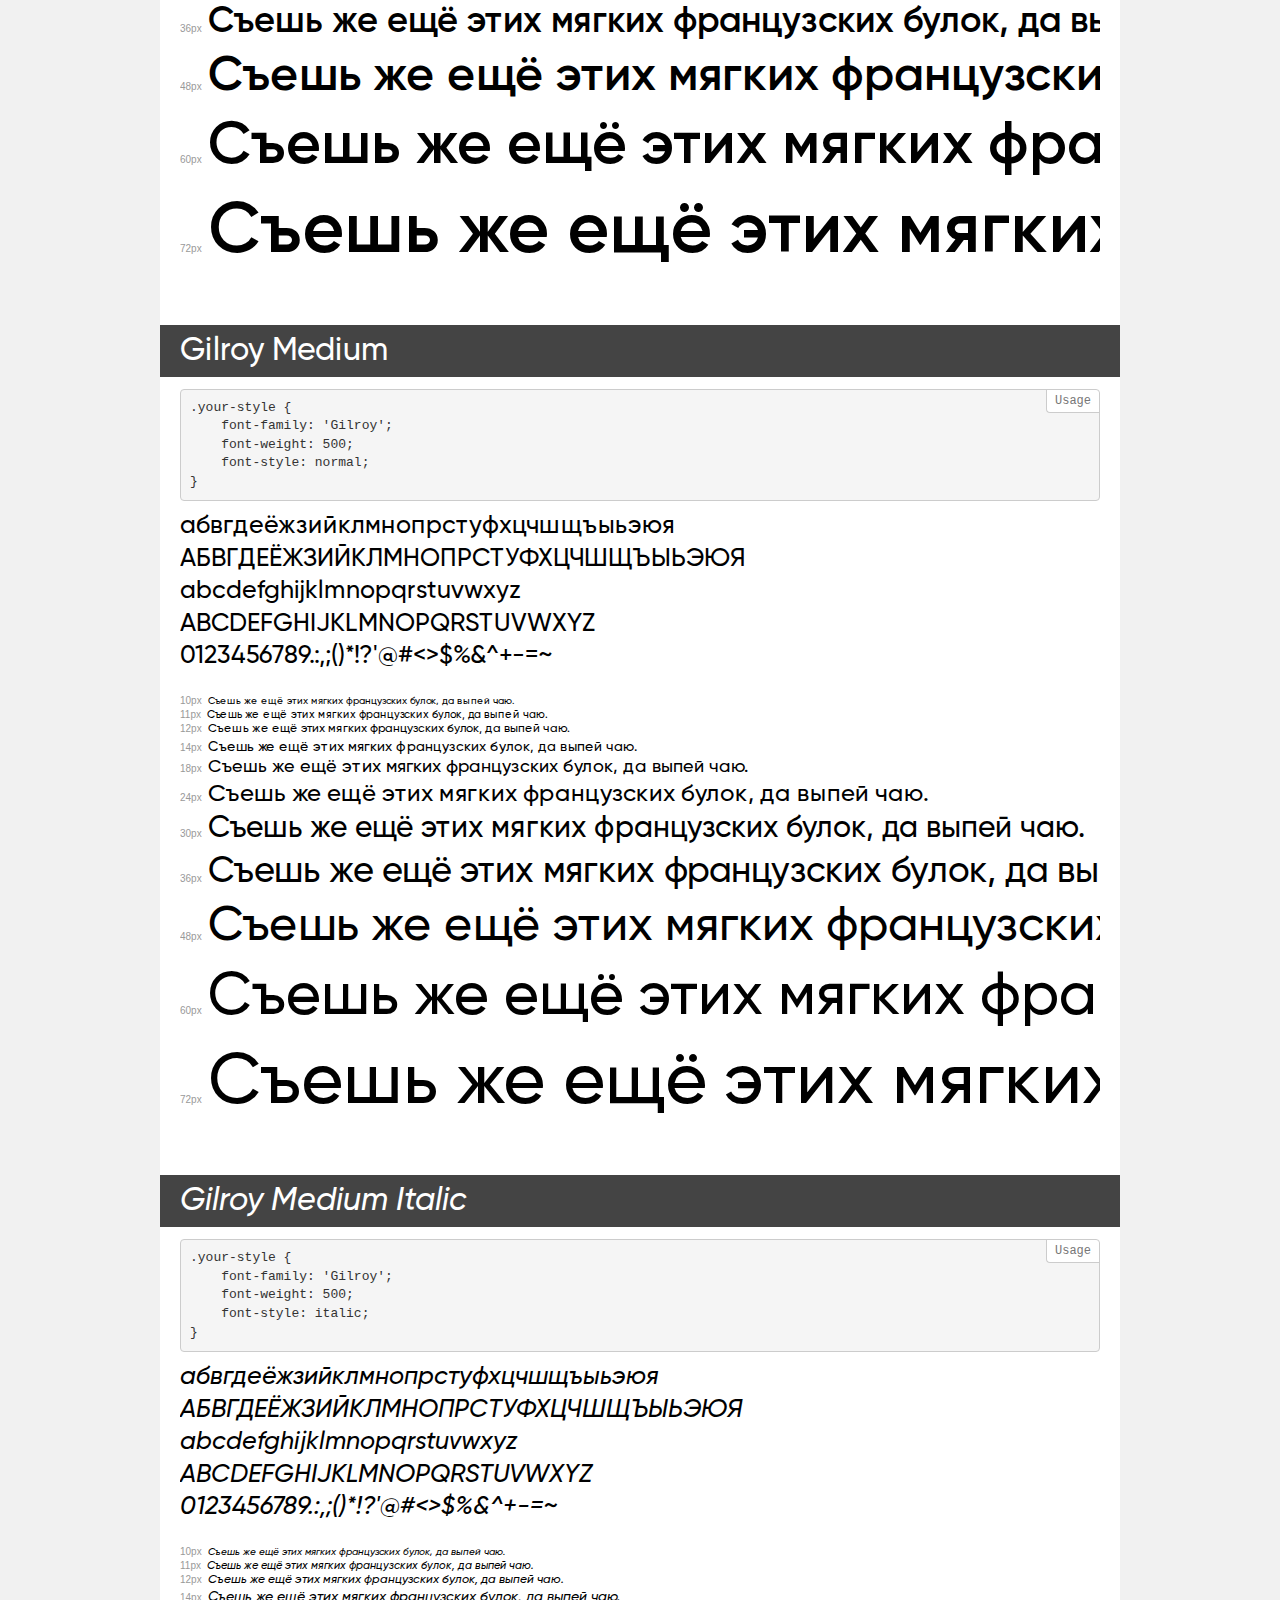
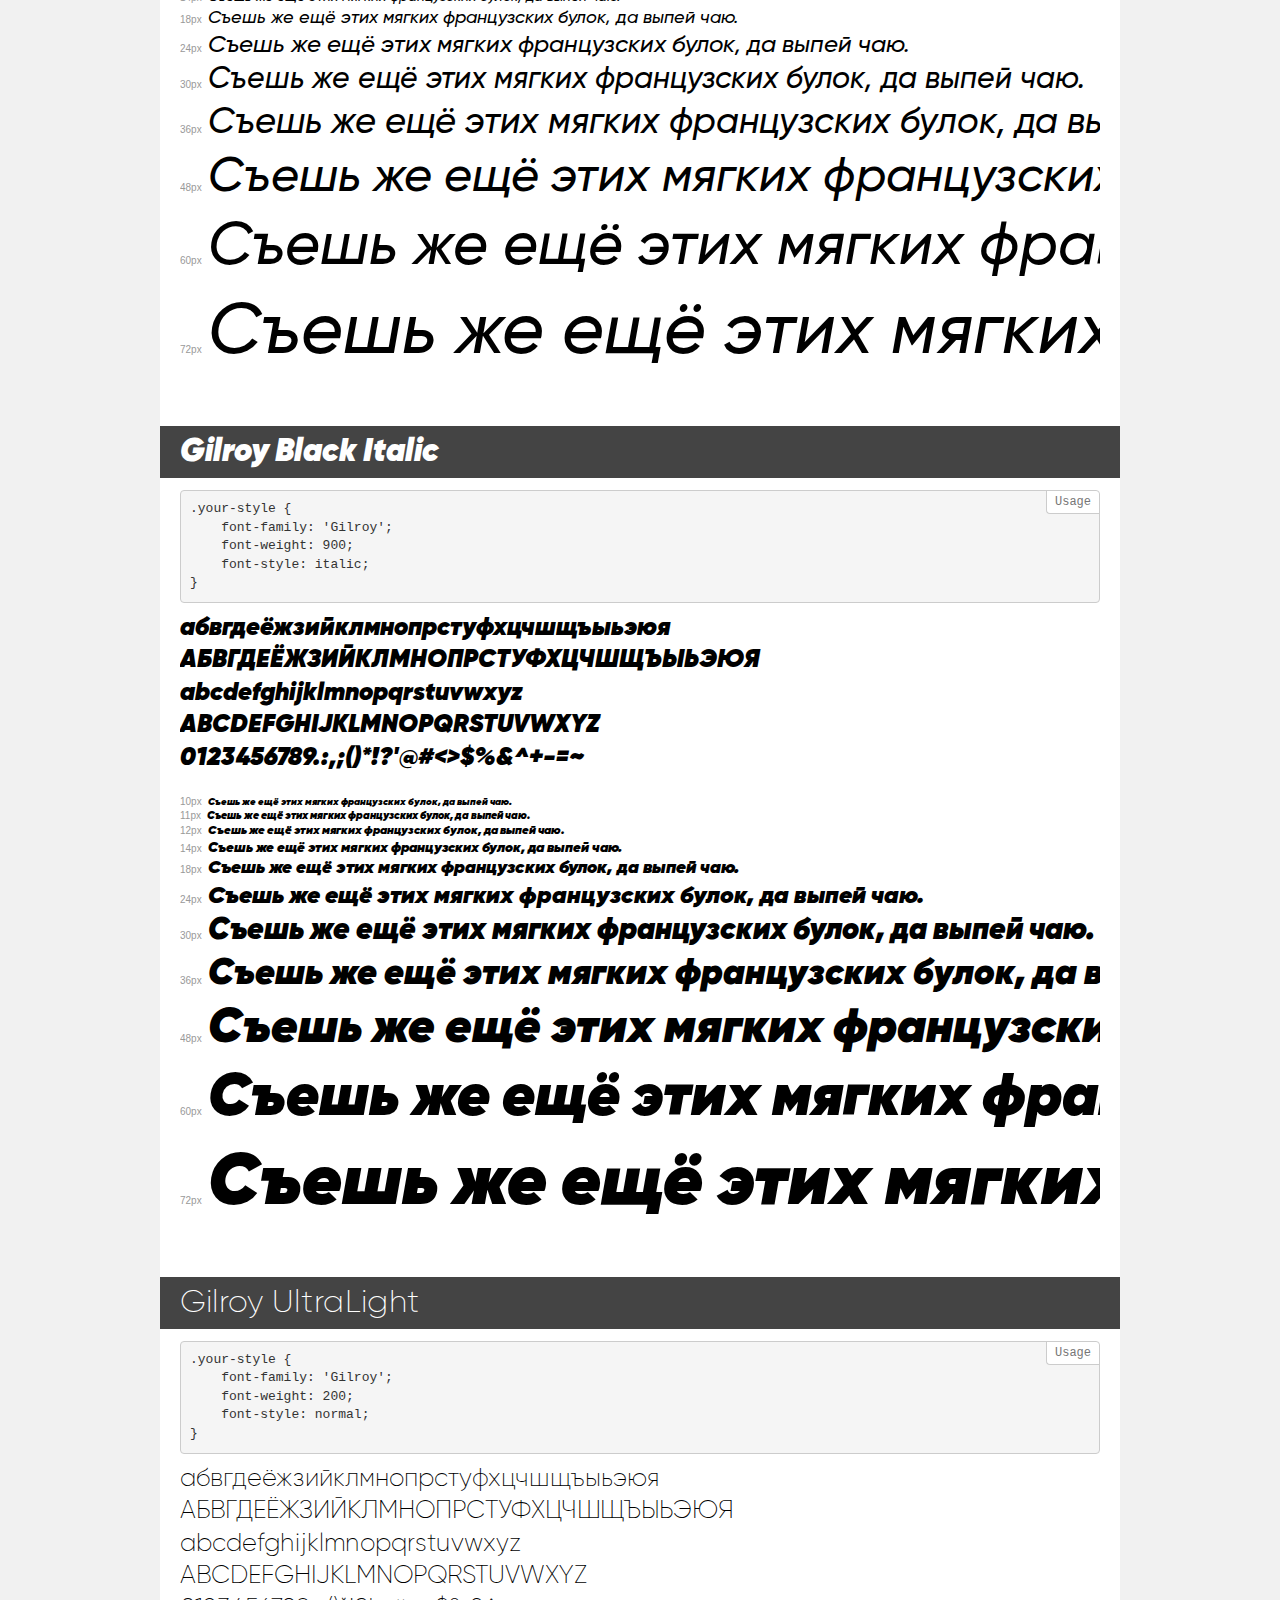
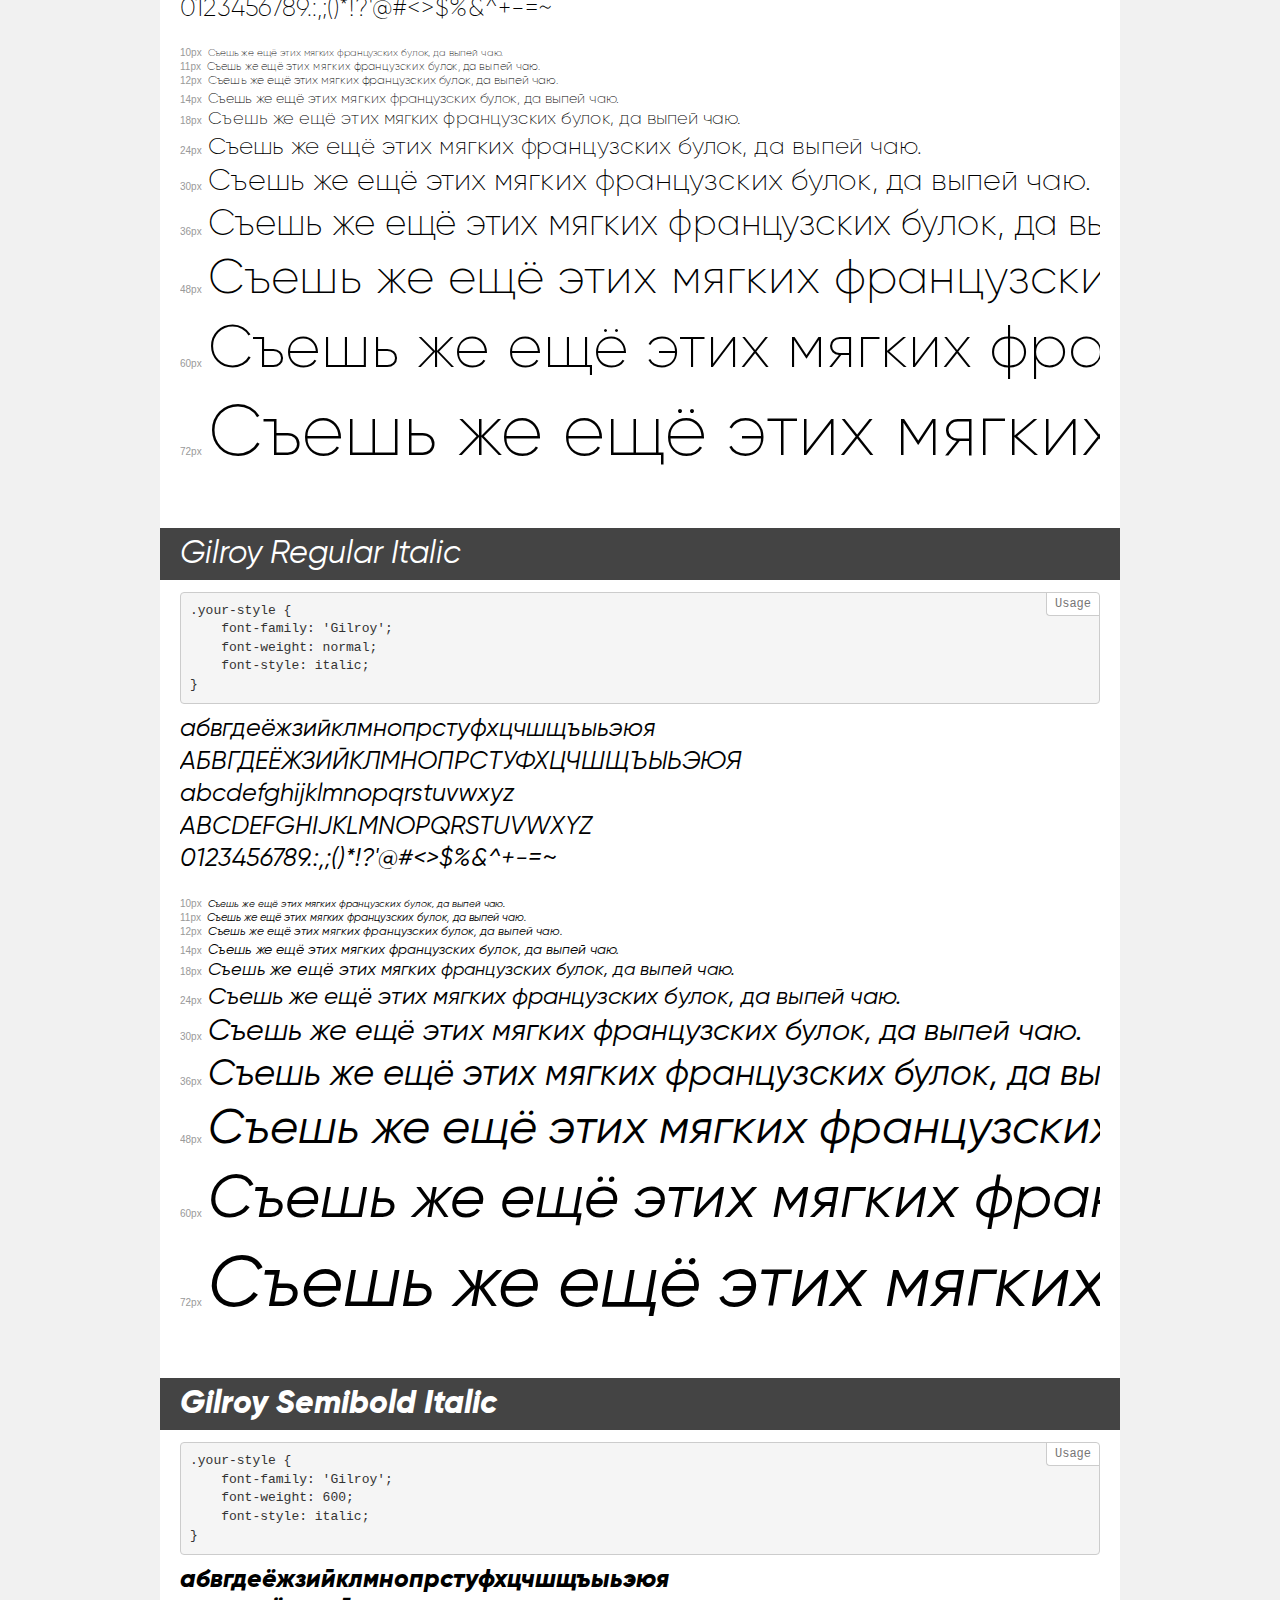
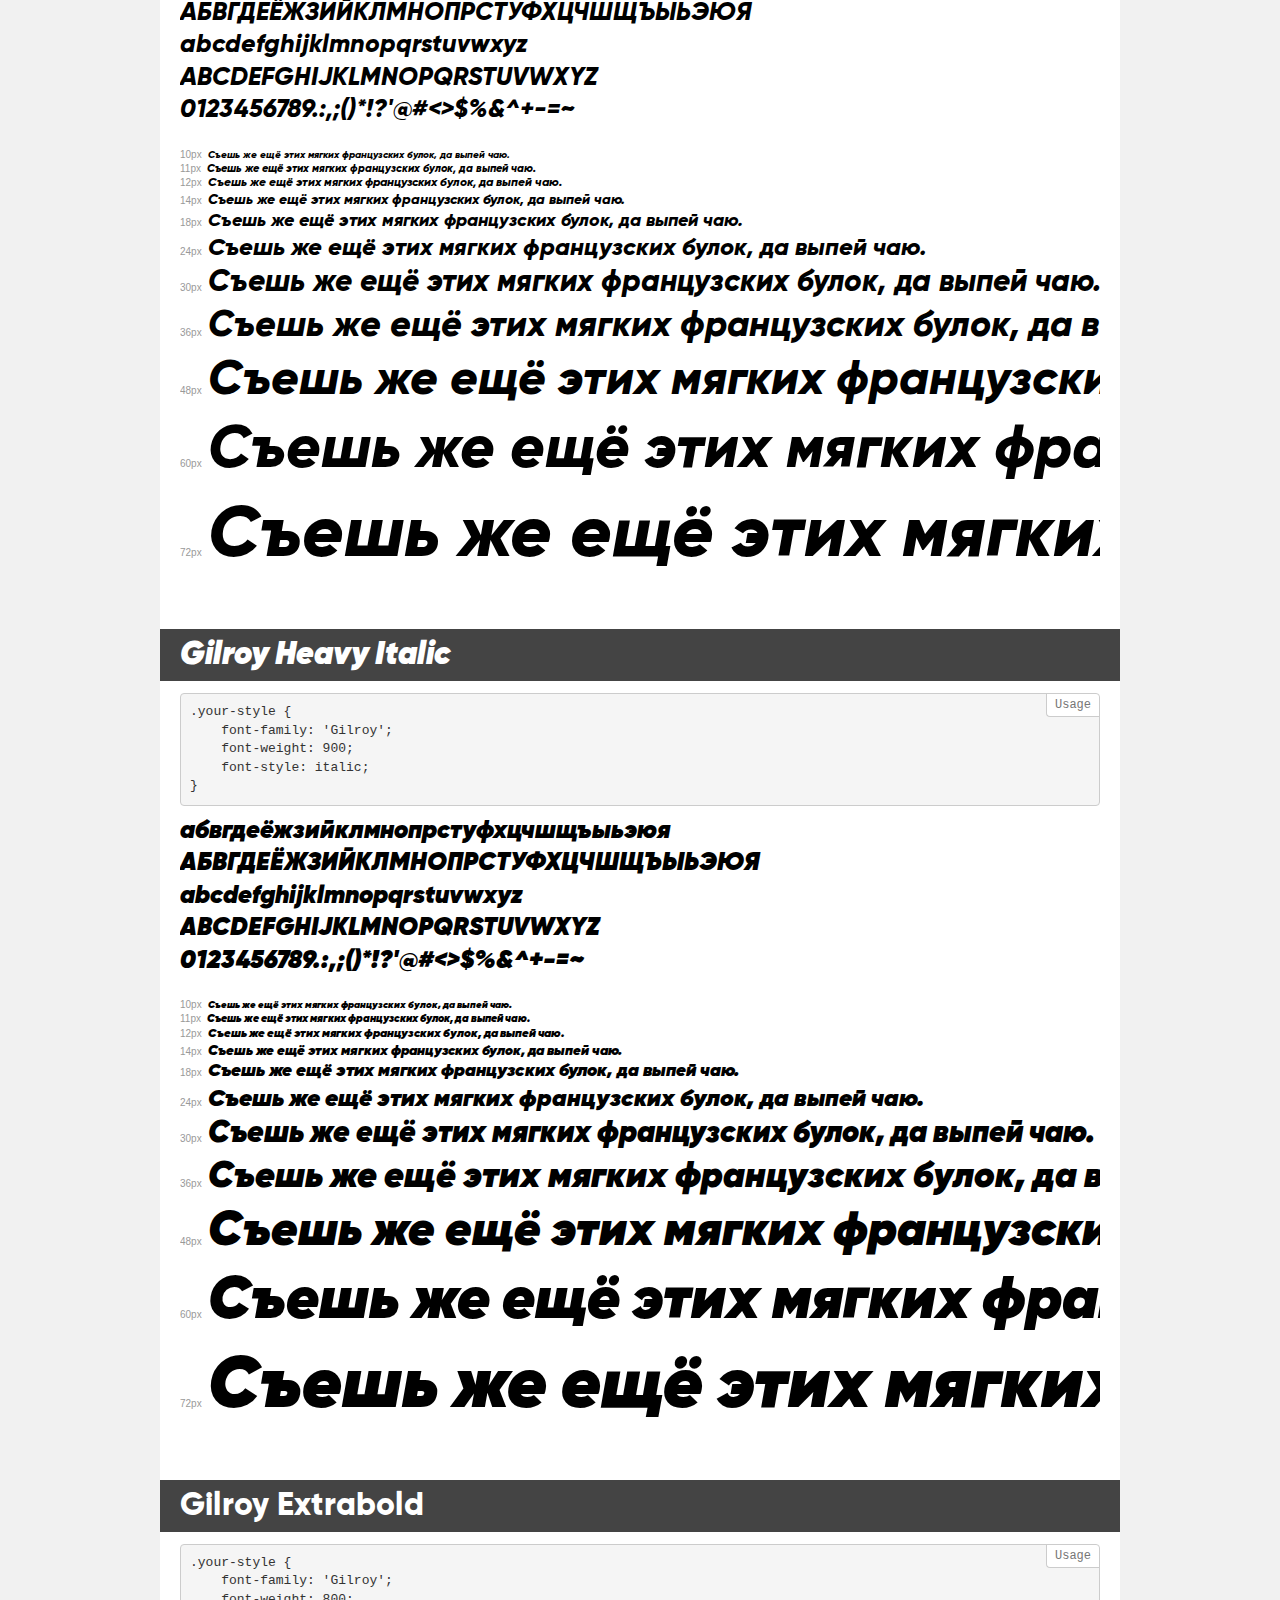
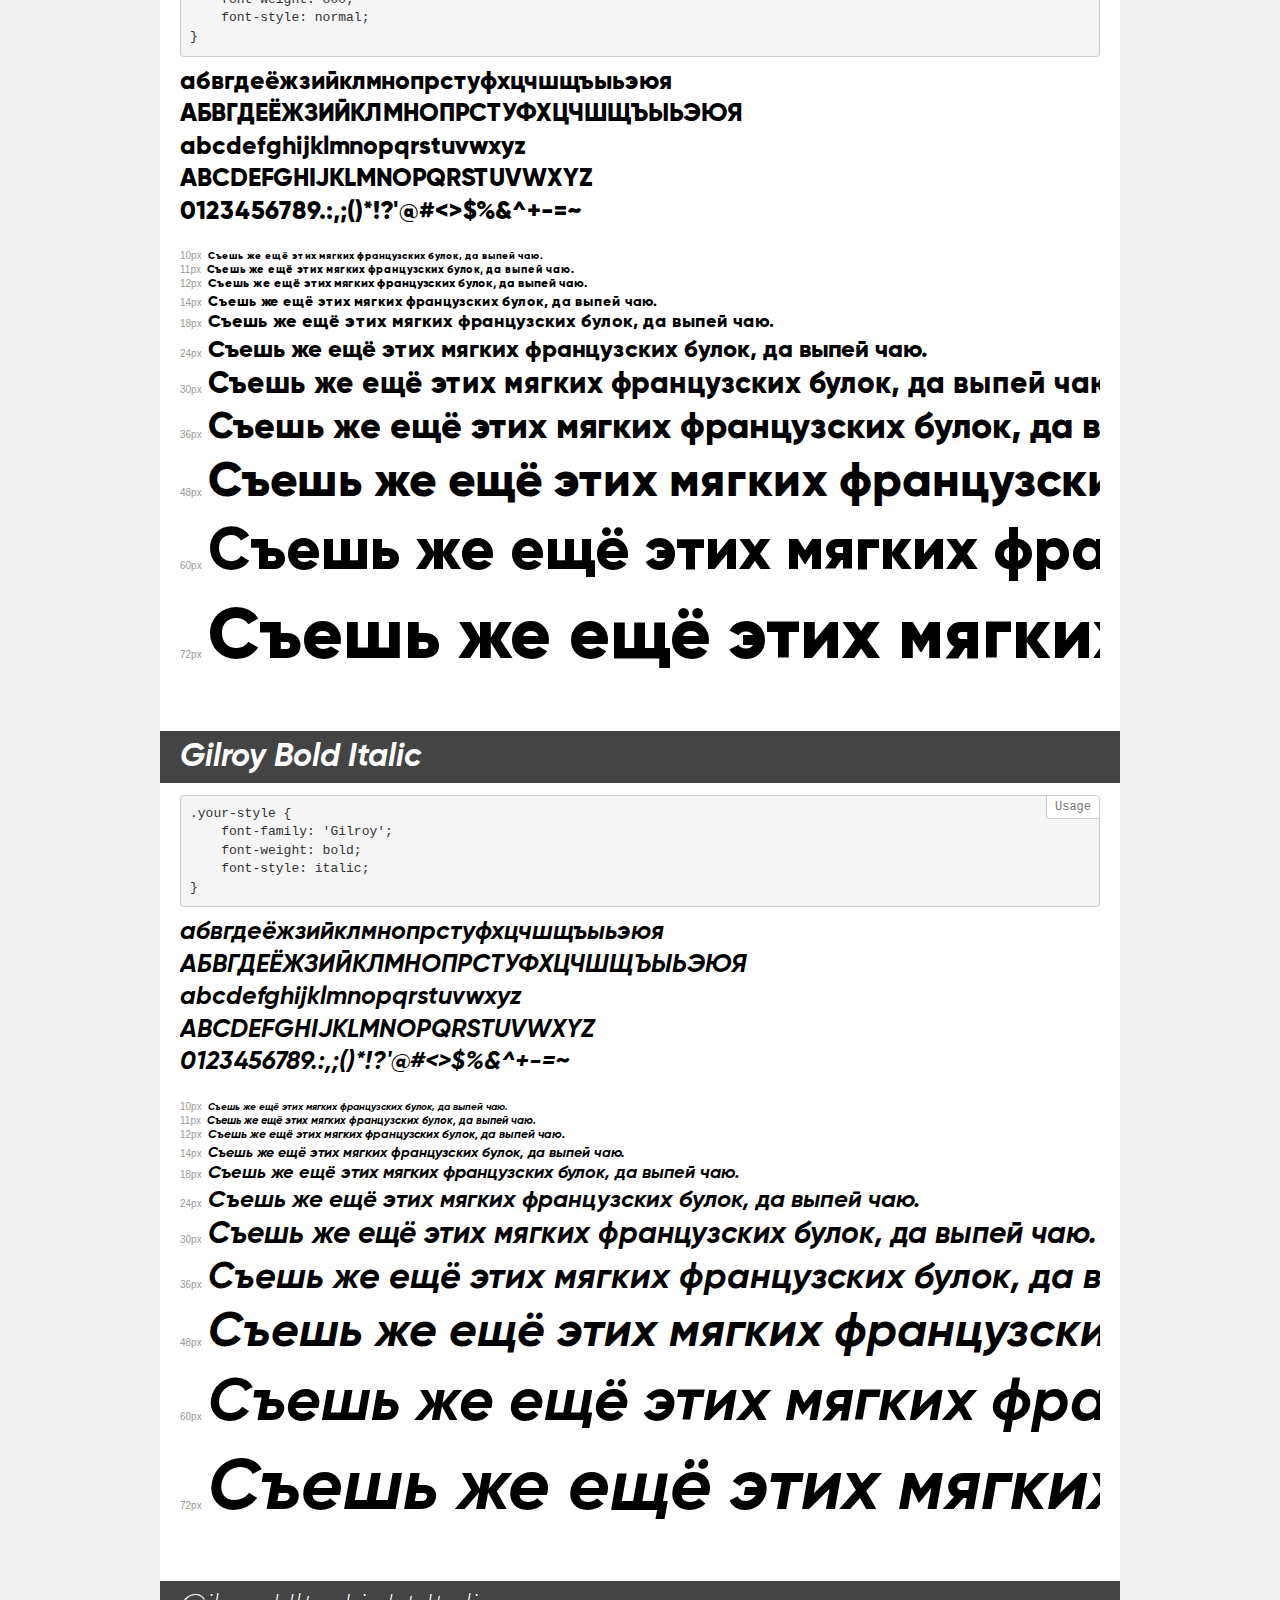
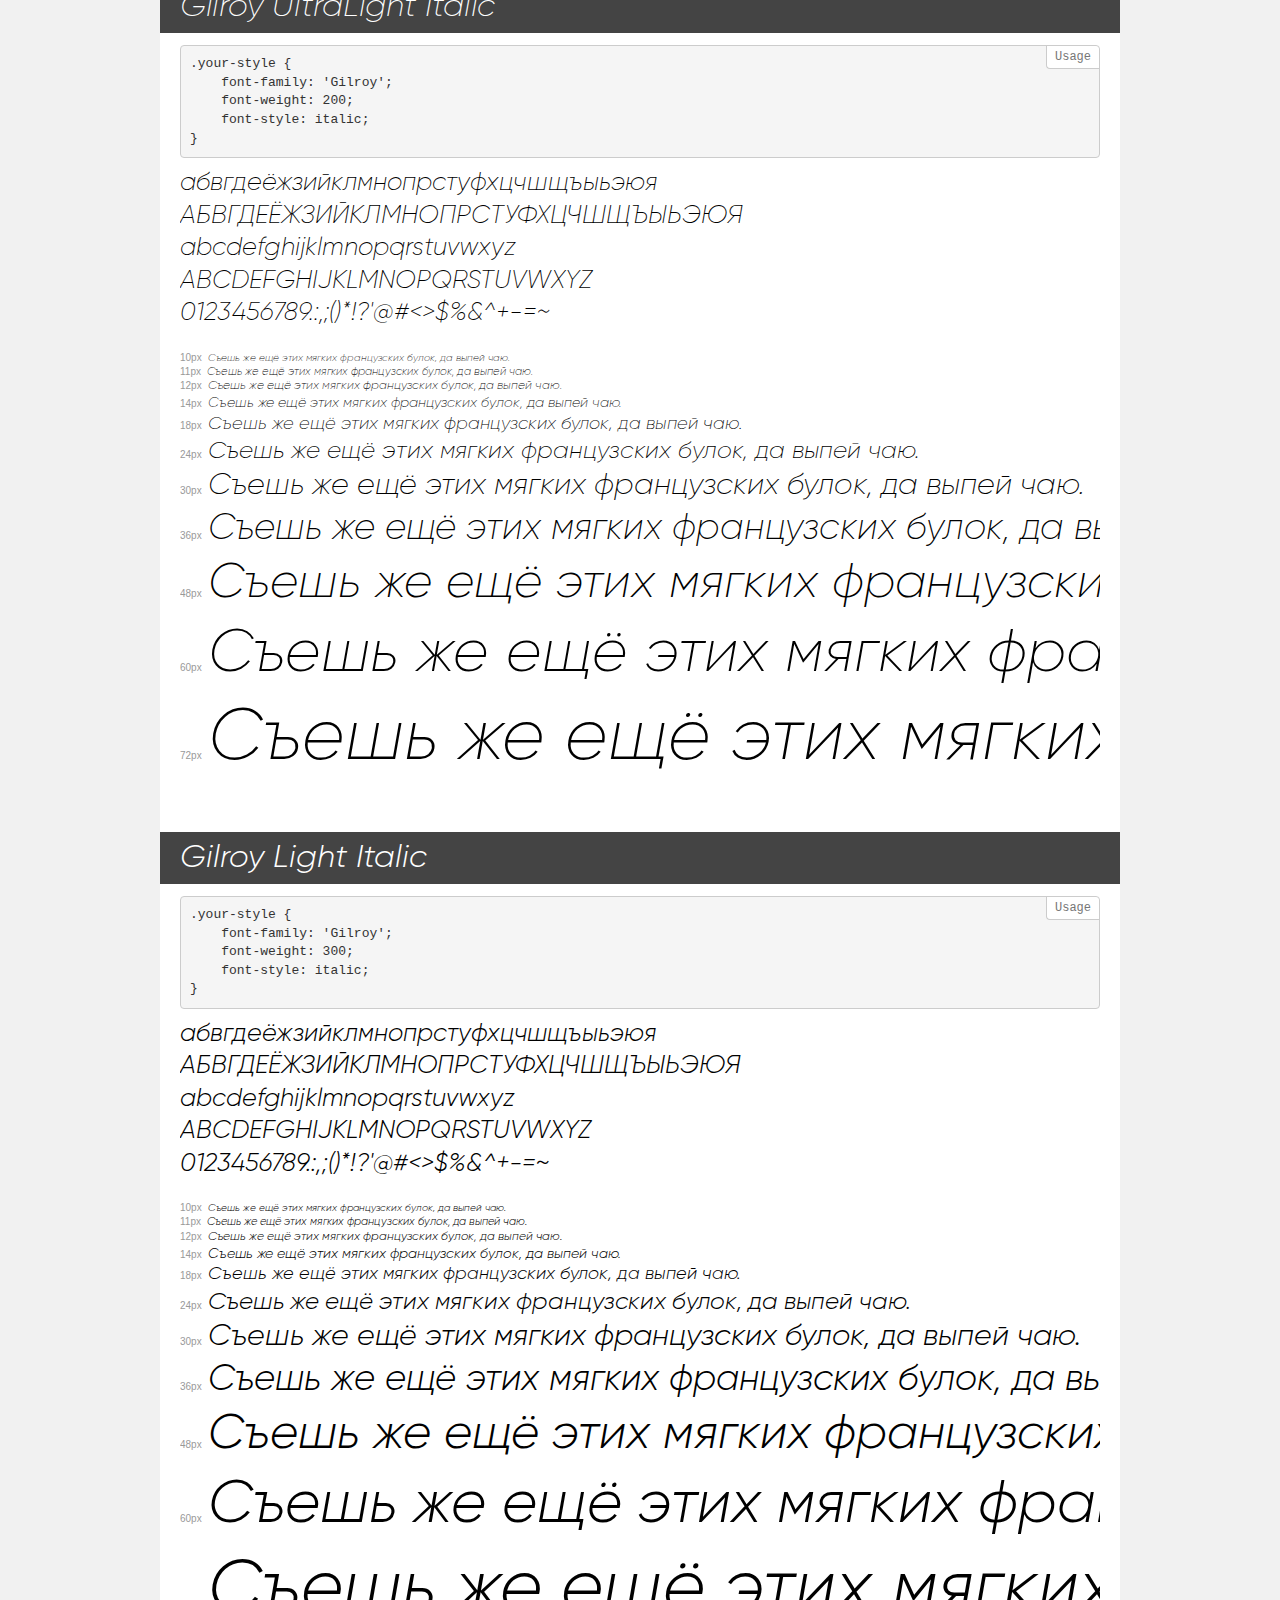
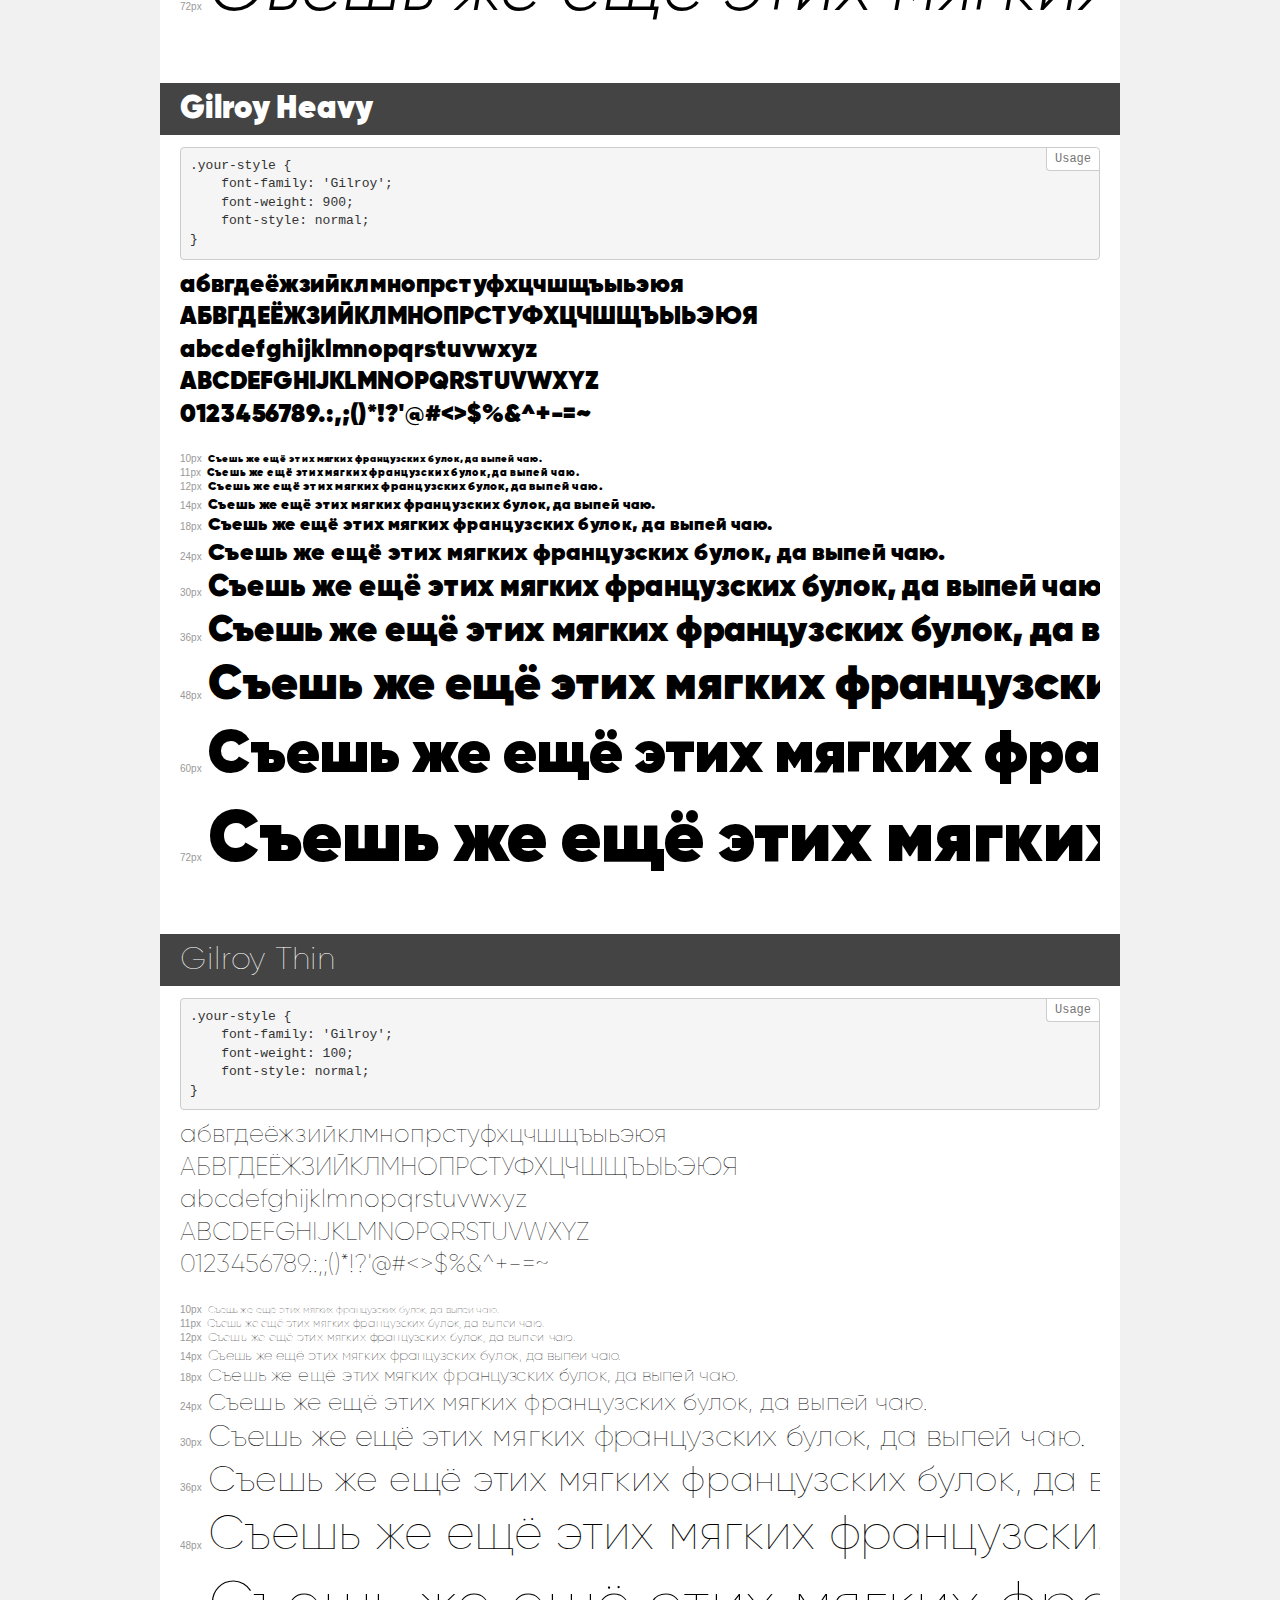
<file: assets/fonts/font2/demo.html>
<!DOCTYPE html>
<html>
<head>
    <meta charset="utf-8">
    <meta http-equiv="X-UA-Compatible" content="IE=edge">
    <meta name="viewport" content="width=device-width, initial-scale=1">
    <meta name="robots" content="noindex, noarchive">
    <meta name="format-detection" content="telephone=no">
    <title>Transfonter demo</title>
    <link href="stylesheet.css" rel="stylesheet">
    <style>
        /*
        http://meyerweb.com/eric/tools/css/reset/
        v2.0 | 20110126
        License: none (public domain)
        */
        html, body, div, span, applet, object, iframe,
        h1, h2, h3, h4, h5, h6, p, blockquote, pre,
        a, abbr, acronym, address, big, cite, code,
        del, dfn, em, img, ins, kbd, q, s, samp,
        small, strike, strong, sub, sup, tt, var,
        b, u, i, center,
        dl, dt, dd, ol, ul, li,
        fieldset, form, label, legend,
        table, caption, tbody, tfoot, thead, tr, th, td,
        article, aside, canvas, details, embed,
        figure, figcaption, footer, header, hgroup,
        menu, nav, output, ruby, section, summary,
        time, mark, audio, video {
            margin: 0;
            padding: 0;
            border: 0;
            font-size: 100%;
            font: inherit;
            vertical-align: baseline;
        }
        /* HTML5 display-role reset for older browsers */
        article, aside, details, figcaption, figure,
        footer, header, hgroup, menu, nav, section {
            display: block;
        }
        body {
            line-height: 1;
        }
        ol, ul {
            list-style: none;
        }
        blockquote, q {
            quotes: none;
        }
        blockquote:before, blockquote:after,
        q:before, q:after {
            content: '';
            content: none;
        }
        table {
            border-collapse: collapse;
            border-spacing: 0;
        }
        /* common styles */
        body {
            background: #f1f1f1;
            color: #000;
        }
        .page {
            background: #fff;
            width: 920px;
            margin: 0 auto;
            padding: 20px 20px 0 20px;
            overflow: hidden;
        }
        .font-container {
            overflow-x: auto;
            overflow-y: hidden;
            margin-bottom: 40px;
            line-height: 1.3;
            white-space: nowrap;
            padding-bottom: 5px;
        }
        h1 {
            position: relative;
            background: #444;
            font-size: 32px;
            color: #fff;
            padding: 10px 20px;
            margin: 0 -20px 12px -20px;
        }
        .letters {
            font-size: 25px;
            margin-bottom: 20px;
        }
        .s10:before {
            content: '10px';
        }
        .s11:before {
            content: '11px';
        }
        .s12:before {
            content: '12px';
        }
        .s14:before {
            content: '14px';
        }
        .s18:before {
            content: '18px';
        }
        .s24:before {
            content: '24px';
        }
        .s30:before {
            content: '30px';
        }
        .s36:before {
            content: '36px';
        }
        .s48:before {
            content: '48px';
        }
        .s60:before {
            content: '60px';
        }
        .s72:before {
            content: '72px';
        }
        .s10:before, .s11:before, .s12:before, .s14:before,
        .s18:before, .s24:before, .s30:before, .s36:before,
        .s48:before, .s60:before, .s72:before {
            font-family: Arial, sans-serif;
            font-size: 10px;
            font-weight: normal;
            font-style: normal;
            color: #999;
            padding-right: 6px;
        }
        pre {
            display: block;
            position: relative;
            padding: 9px;
            margin: 0 0 10px;
            font-family: Monaco, Menlo, Consolas, "Courier New", monospace !important;
            font-size: 13px;
            line-height: 1.428571429;
            color: #333;
            font-weight: normal !important;
            font-style: normal !important;
            background-color: #f5f5f5;
            border: 1px solid #ccc;
            overflow-x: auto;
            border-radius: 4px;
        }
        pre:after {
            display: block;
            position: absolute;
            right: 0;
            top: 0;
            content: 'Usage';
            line-height: 1;
            padding: 5px 8px;
            font-size: 12px;
            color: #767676;
            background-color: #fff;
            border: 1px solid #ccc;
            border-right: none;
            border-top: none;
            border-radius: 0 4px 0 4px;
            z-index: 10;
        }
        /* responsive */
        @media (max-width: 959px) {
            .page {
                width: auto;
                margin: 0;
            }
        }
    </style>
</head>
<body>
<div class="page">
    <div class="demo" style="font-family: 'Gilroy'; font-weight: normal; font-style: normal;">
        <h1>Gilroy Regular</h1>
        <pre>.your-style {
    font-family: 'Gilroy';
    font-weight: normal;
    font-style: normal;
}</pre>
        <div class="font-container">
            <p class="letters">
                абвгдеёжзийклмнопрстуфхцчшщъыьэюя<br>
АБВГДЕЁЖЗИЙКЛМНОПРСТУФХЦЧШЩЪЫЬЭЮЯ<br>
abcdefghijklmnopqrstuvwxyz<br>
ABCDEFGHIJKLMNOPQRSTUVWXYZ<br>
                0123456789.:,;()*!?'@#<>$%&^+-=~
            </p>
            <p class="s10" style="font-size: 10px;">Съешь же ещё этих мягких французских булок, да выпей чаю.</p>
            <p class="s11" style="font-size: 11px;">Съешь же ещё этих мягких французских булок, да выпей чаю.</p>
            <p class="s12" style="font-size: 12px;">Съешь же ещё этих мягких французских булок, да выпей чаю.</p>
            <p class="s14" style="font-size: 14px;">Съешь же ещё этих мягких французских булок, да выпей чаю.</p>
            <p class="s18" style="font-size: 18px;">Съешь же ещё этих мягких французских булок, да выпей чаю.</p>
            <p class="s24" style="font-size: 24px;">Съешь же ещё этих мягких французских булок, да выпей чаю.</p>
            <p class="s30" style="font-size: 30px;">Съешь же ещё этих мягких французских булок, да выпей чаю.</p>
            <p class="s36" style="font-size: 36px;">Съешь же ещё этих мягких французских булок, да выпей чаю.</p>
            <p class="s48" style="font-size: 48px;">Съешь же ещё этих мягких французских булок, да выпей чаю.</p>
            <p class="s60" style="font-size: 60px;">Съешь же ещё этих мягких французских булок, да выпей чаю.</p>
            <p class="s72" style="font-size: 72px;">Съешь же ещё этих мягких французских булок, да выпей чаю.</p>
        </div>
    </div>
    <div class="demo" style="font-family: 'Gilroy'; font-weight: 800; font-style: italic;">
        <h1>Gilroy Extrabold Italic</h1>
        <pre>.your-style {
    font-family: 'Gilroy';
    font-weight: 800;
    font-style: italic;
}</pre>
        <div class="font-container">
            <p class="letters">
                абвгдеёжзийклмнопрстуфхцчшщъыьэюя<br>
АБВГДЕЁЖЗИЙКЛМНОПРСТУФХЦЧШЩЪЫЬЭЮЯ<br>
abcdefghijklmnopqrstuvwxyz<br>
ABCDEFGHIJKLMNOPQRSTUVWXYZ<br>
                0123456789.:,;()*!?'@#<>$%&^+-=~
            </p>
            <p class="s10" style="font-size: 10px;">Съешь же ещё этих мягких французских булок, да выпей чаю.</p>
            <p class="s11" style="font-size: 11px;">Съешь же ещё этих мягких французских булок, да выпей чаю.</p>
            <p class="s12" style="font-size: 12px;">Съешь же ещё этих мягких французских булок, да выпей чаю.</p>
            <p class="s14" style="font-size: 14px;">Съешь же ещё этих мягких французских булок, да выпей чаю.</p>
            <p class="s18" style="font-size: 18px;">Съешь же ещё этих мягких французских булок, да выпей чаю.</p>
            <p class="s24" style="font-size: 24px;">Съешь же ещё этих мягких французских булок, да выпей чаю.</p>
            <p class="s30" style="font-size: 30px;">Съешь же ещё этих мягких французских булок, да выпей чаю.</p>
            <p class="s36" style="font-size: 36px;">Съешь же ещё этих мягких французских булок, да выпей чаю.</p>
            <p class="s48" style="font-size: 48px;">Съешь же ещё этих мягких французских булок, да выпей чаю.</p>
            <p class="s60" style="font-size: 60px;">Съешь же ещё этих мягких французских булок, да выпей чаю.</p>
            <p class="s72" style="font-size: 72px;">Съешь же ещё этих мягких французских булок, да выпей чаю.</p>
        </div>
    </div>
    <div class="demo" style="font-family: 'Gilroy'; font-weight: bold; font-style: normal;">
        <h1>Gilroy Bold</h1>
        <pre>.your-style {
    font-family: 'Gilroy';
    font-weight: bold;
    font-style: normal;
}</pre>
        <div class="font-container">
            <p class="letters">
                абвгдеёжзийклмнопрстуфхцчшщъыьэюя<br>
АБВГДЕЁЖЗИЙКЛМНОПРСТУФХЦЧШЩЪЫЬЭЮЯ<br>
abcdefghijklmnopqrstuvwxyz<br>
ABCDEFGHIJKLMNOPQRSTUVWXYZ<br>
                0123456789.:,;()*!?'@#<>$%&^+-=~
            </p>
            <p class="s10" style="font-size: 10px;">Съешь же ещё этих мягких французских булок, да выпей чаю.</p>
            <p class="s11" style="font-size: 11px;">Съешь же ещё этих мягких французских булок, да выпей чаю.</p>
            <p class="s12" style="font-size: 12px;">Съешь же ещё этих мягких французских булок, да выпей чаю.</p>
            <p class="s14" style="font-size: 14px;">Съешь же ещё этих мягких французских булок, да выпей чаю.</p>
            <p class="s18" style="font-size: 18px;">Съешь же ещё этих мягких французских булок, да выпей чаю.</p>
            <p class="s24" style="font-size: 24px;">Съешь же ещё этих мягких французских булок, да выпей чаю.</p>
            <p class="s30" style="font-size: 30px;">Съешь же ещё этих мягких французских булок, да выпей чаю.</p>
            <p class="s36" style="font-size: 36px;">Съешь же ещё этих мягких французских булок, да выпей чаю.</p>
            <p class="s48" style="font-size: 48px;">Съешь же ещё этих мягких французских булок, да выпей чаю.</p>
            <p class="s60" style="font-size: 60px;">Съешь же ещё этих мягких французских булок, да выпей чаю.</p>
            <p class="s72" style="font-size: 72px;">Съешь же ещё этих мягких французских булок, да выпей чаю.</p>
        </div>
    </div>
    <div class="demo" style="font-family: 'Gilroy'; font-weight: 900; font-style: normal;">
        <h1>Gilroy Black</h1>
        <pre>.your-style {
    font-family: 'Gilroy';
    font-weight: 900;
    font-style: normal;
}</pre>
        <div class="font-container">
            <p class="letters">
                абвгдеёжзийклмнопрстуфхцчшщъыьэюя<br>
АБВГДЕЁЖЗИЙКЛМНОПРСТУФХЦЧШЩЪЫЬЭЮЯ<br>
abcdefghijklmnopqrstuvwxyz<br>
ABCDEFGHIJKLMNOPQRSTUVWXYZ<br>
                0123456789.:,;()*!?'@#<>$%&^+-=~
            </p>
            <p class="s10" style="font-size: 10px;">Съешь же ещё этих мягких французских булок, да выпей чаю.</p>
            <p class="s11" style="font-size: 11px;">Съешь же ещё этих мягких французских булок, да выпей чаю.</p>
            <p class="s12" style="font-size: 12px;">Съешь же ещё этих мягких французских булок, да выпей чаю.</p>
            <p class="s14" style="font-size: 14px;">Съешь же ещё этих мягких французских булок, да выпей чаю.</p>
            <p class="s18" style="font-size: 18px;">Съешь же ещё этих мягких французских булок, да выпей чаю.</p>
            <p class="s24" style="font-size: 24px;">Съешь же ещё этих мягких французских булок, да выпей чаю.</p>
            <p class="s30" style="font-size: 30px;">Съешь же ещё этих мягких французских булок, да выпей чаю.</p>
            <p class="s36" style="font-size: 36px;">Съешь же ещё этих мягких французских булок, да выпей чаю.</p>
            <p class="s48" style="font-size: 48px;">Съешь же ещё этих мягких французских булок, да выпей чаю.</p>
            <p class="s60" style="font-size: 60px;">Съешь же ещё этих мягких французских булок, да выпей чаю.</p>
            <p class="s72" style="font-size: 72px;">Съешь же ещё этих мягких французских булок, да выпей чаю.</p>
        </div>
    </div>
    <div class="demo" style="font-family: 'Gilroy'; font-weight: 300; font-style: normal;">
        <h1>Gilroy Light</h1>
        <pre>.your-style {
    font-family: 'Gilroy';
    font-weight: 300;
    font-style: normal;
}</pre>
        <div class="font-container">
            <p class="letters">
                абвгдеёжзийклмнопрстуфхцчшщъыьэюя<br>
АБВГДЕЁЖЗИЙКЛМНОПРСТУФХЦЧШЩЪЫЬЭЮЯ<br>
abcdefghijklmnopqrstuvwxyz<br>
ABCDEFGHIJKLMNOPQRSTUVWXYZ<br>
                0123456789.:,;()*!?'@#<>$%&^+-=~
            </p>
            <p class="s10" style="font-size: 10px;">Съешь же ещё этих мягких французских булок, да выпей чаю.</p>
            <p class="s11" style="font-size: 11px;">Съешь же ещё этих мягких французских булок, да выпей чаю.</p>
            <p class="s12" style="font-size: 12px;">Съешь же ещё этих мягких французских булок, да выпей чаю.</p>
            <p class="s14" style="font-size: 14px;">Съешь же ещё этих мягких французских булок, да выпей чаю.</p>
            <p class="s18" style="font-size: 18px;">Съешь же ещё этих мягких французских булок, да выпей чаю.</p>
            <p class="s24" style="font-size: 24px;">Съешь же ещё этих мягких французских булок, да выпей чаю.</p>
            <p class="s30" style="font-size: 30px;">Съешь же ещё этих мягких французских булок, да выпей чаю.</p>
            <p class="s36" style="font-size: 36px;">Съешь же ещё этих мягких французских булок, да выпей чаю.</p>
            <p class="s48" style="font-size: 48px;">Съешь же ещё этих мягких французских булок, да выпей чаю.</p>
            <p class="s60" style="font-size: 60px;">Съешь же ещё этих мягких французских булок, да выпей чаю.</p>
            <p class="s72" style="font-size: 72px;">Съешь же ещё этих мягких французских булок, да выпей чаю.</p>
        </div>
    </div>
    <div class="demo" style="font-family: 'Gilroy'; font-weight: 600; font-style: normal;">
        <h1>Gilroy Semibold</h1>
        <pre>.your-style {
    font-family: 'Gilroy';
    font-weight: 600;
    font-style: normal;
}</pre>
        <div class="font-container">
            <p class="letters">
                абвгдеёжзийклмнопрстуфхцчшщъыьэюя<br>
АБВГДЕЁЖЗИЙКЛМНОПРСТУФХЦЧШЩЪЫЬЭЮЯ<br>
abcdefghijklmnopqrstuvwxyz<br>
ABCDEFGHIJKLMNOPQRSTUVWXYZ<br>
                0123456789.:,;()*!?'@#<>$%&^+-=~
            </p>
            <p class="s10" style="font-size: 10px;">Съешь же ещё этих мягких французских булок, да выпей чаю.</p>
            <p class="s11" style="font-size: 11px;">Съешь же ещё этих мягких французских булок, да выпей чаю.</p>
            <p class="s12" style="font-size: 12px;">Съешь же ещё этих мягких французских булок, да выпей чаю.</p>
            <p class="s14" style="font-size: 14px;">Съешь же ещё этих мягких французских булок, да выпей чаю.</p>
            <p class="s18" style="font-size: 18px;">Съешь же ещё этих мягких французских булок, да выпей чаю.</p>
            <p class="s24" style="font-size: 24px;">Съешь же ещё этих мягких французских булок, да выпей чаю.</p>
            <p class="s30" style="font-size: 30px;">Съешь же ещё этих мягких французских булок, да выпей чаю.</p>
            <p class="s36" style="font-size: 36px;">Съешь же ещё этих мягких французских булок, да выпей чаю.</p>
            <p class="s48" style="font-size: 48px;">Съешь же ещё этих мягких французских булок, да выпей чаю.</p>
            <p class="s60" style="font-size: 60px;">Съешь же ещё этих мягких французских булок, да выпей чаю.</p>
            <p class="s72" style="font-size: 72px;">Съешь же ещё этих мягких французских булок, да выпей чаю.</p>
        </div>
    </div>
    <div class="demo" style="font-family: 'Gilroy'; font-weight: 500; font-style: normal;">
        <h1>Gilroy Medium</h1>
        <pre>.your-style {
    font-family: 'Gilroy';
    font-weight: 500;
    font-style: normal;
}</pre>
        <div class="font-container">
            <p class="letters">
                абвгдеёжзийклмнопрстуфхцчшщъыьэюя<br>
АБВГДЕЁЖЗИЙКЛМНОПРСТУФХЦЧШЩЪЫЬЭЮЯ<br>
abcdefghijklmnopqrstuvwxyz<br>
ABCDEFGHIJKLMNOPQRSTUVWXYZ<br>
                0123456789.:,;()*!?'@#<>$%&^+-=~
            </p>
            <p class="s10" style="font-size: 10px;">Съешь же ещё этих мягких французских булок, да выпей чаю.</p>
            <p class="s11" style="font-size: 11px;">Съешь же ещё этих мягких французских булок, да выпей чаю.</p>
            <p class="s12" style="font-size: 12px;">Съешь же ещё этих мягких французских булок, да выпей чаю.</p>
            <p class="s14" style="font-size: 14px;">Съешь же ещё этих мягких французских булок, да выпей чаю.</p>
            <p class="s18" style="font-size: 18px;">Съешь же ещё этих мягких французских булок, да выпей чаю.</p>
            <p class="s24" style="font-size: 24px;">Съешь же ещё этих мягких французских булок, да выпей чаю.</p>
            <p class="s30" style="font-size: 30px;">Съешь же ещё этих мягких французских булок, да выпей чаю.</p>
            <p class="s36" style="font-size: 36px;">Съешь же ещё этих мягких французских булок, да выпей чаю.</p>
            <p class="s48" style="font-size: 48px;">Съешь же ещё этих мягких французских булок, да выпей чаю.</p>
            <p class="s60" style="font-size: 60px;">Съешь же ещё этих мягких французских булок, да выпей чаю.</p>
            <p class="s72" style="font-size: 72px;">Съешь же ещё этих мягких французских булок, да выпей чаю.</p>
        </div>
    </div>
    <div class="demo" style="font-family: 'Gilroy'; font-weight: 500; font-style: italic;">
        <h1>Gilroy Medium Italic</h1>
        <pre>.your-style {
    font-family: 'Gilroy';
    font-weight: 500;
    font-style: italic;
}</pre>
        <div class="font-container">
            <p class="letters">
                абвгдеёжзийклмнопрстуфхцчшщъыьэюя<br>
АБВГДЕЁЖЗИЙКЛМНОПРСТУФХЦЧШЩЪЫЬЭЮЯ<br>
abcdefghijklmnopqrstuvwxyz<br>
ABCDEFGHIJKLMNOPQRSTUVWXYZ<br>
                0123456789.:,;()*!?'@#<>$%&^+-=~
            </p>
            <p class="s10" style="font-size: 10px;">Съешь же ещё этих мягких французских булок, да выпей чаю.</p>
            <p class="s11" style="font-size: 11px;">Съешь же ещё этих мягких французских булок, да выпей чаю.</p>
            <p class="s12" style="font-size: 12px;">Съешь же ещё этих мягких французских булок, да выпей чаю.</p>
            <p class="s14" style="font-size: 14px;">Съешь же ещё этих мягких французских булок, да выпей чаю.</p>
            <p class="s18" style="font-size: 18px;">Съешь же ещё этих мягких французских булок, да выпей чаю.</p>
            <p class="s24" style="font-size: 24px;">Съешь же ещё этих мягких французских булок, да выпей чаю.</p>
            <p class="s30" style="font-size: 30px;">Съешь же ещё этих мягких французских булок, да выпей чаю.</p>
            <p class="s36" style="font-size: 36px;">Съешь же ещё этих мягких французских булок, да выпей чаю.</p>
            <p class="s48" style="font-size: 48px;">Съешь же ещё этих мягких французских булок, да выпей чаю.</p>
            <p class="s60" style="font-size: 60px;">Съешь же ещё этих мягких французских булок, да выпей чаю.</p>
            <p class="s72" style="font-size: 72px;">Съешь же ещё этих мягких французских булок, да выпей чаю.</p>
        </div>
    </div>
    <div class="demo" style="font-family: 'Gilroy'; font-weight: 900; font-style: italic;">
        <h1>Gilroy Black Italic</h1>
        <pre>.your-style {
    font-family: 'Gilroy';
    font-weight: 900;
    font-style: italic;
}</pre>
        <div class="font-container">
            <p class="letters">
                абвгдеёжзийклмнопрстуфхцчшщъыьэюя<br>
АБВГДЕЁЖЗИЙКЛМНОПРСТУФХЦЧШЩЪЫЬЭЮЯ<br>
abcdefghijklmnopqrstuvwxyz<br>
ABCDEFGHIJKLMNOPQRSTUVWXYZ<br>
                0123456789.:,;()*!?'@#<>$%&^+-=~
            </p>
            <p class="s10" style="font-size: 10px;">Съешь же ещё этих мягких французских булок, да выпей чаю.</p>
            <p class="s11" style="font-size: 11px;">Съешь же ещё этих мягких французских булок, да выпей чаю.</p>
            <p class="s12" style="font-size: 12px;">Съешь же ещё этих мягких французских булок, да выпей чаю.</p>
            <p class="s14" style="font-size: 14px;">Съешь же ещё этих мягких французских булок, да выпей чаю.</p>
            <p class="s18" style="font-size: 18px;">Съешь же ещё этих мягких французских булок, да выпей чаю.</p>
            <p class="s24" style="font-size: 24px;">Съешь же ещё этих мягких французских булок, да выпей чаю.</p>
            <p class="s30" style="font-size: 30px;">Съешь же ещё этих мягких французских булок, да выпей чаю.</p>
            <p class="s36" style="font-size: 36px;">Съешь же ещё этих мягких французских булок, да выпей чаю.</p>
            <p class="s48" style="font-size: 48px;">Съешь же ещё этих мягких французских булок, да выпей чаю.</p>
            <p class="s60" style="font-size: 60px;">Съешь же ещё этих мягких французских булок, да выпей чаю.</p>
            <p class="s72" style="font-size: 72px;">Съешь же ещё этих мягких французских булок, да выпей чаю.</p>
        </div>
    </div>
    <div class="demo" style="font-family: 'Gilroy'; font-weight: 200; font-style: normal;">
        <h1>Gilroy UltraLight</h1>
        <pre>.your-style {
    font-family: 'Gilroy';
    font-weight: 200;
    font-style: normal;
}</pre>
        <div class="font-container">
            <p class="letters">
                абвгдеёжзийклмнопрстуфхцчшщъыьэюя<br>
АБВГДЕЁЖЗИЙКЛМНОПРСТУФХЦЧШЩЪЫЬЭЮЯ<br>
abcdefghijklmnopqrstuvwxyz<br>
ABCDEFGHIJKLMNOPQRSTUVWXYZ<br>
                0123456789.:,;()*!?'@#<>$%&^+-=~
            </p>
            <p class="s10" style="font-size: 10px;">Съешь же ещё этих мягких французских булок, да выпей чаю.</p>
            <p class="s11" style="font-size: 11px;">Съешь же ещё этих мягких французских булок, да выпей чаю.</p>
            <p class="s12" style="font-size: 12px;">Съешь же ещё этих мягких французских булок, да выпей чаю.</p>
            <p class="s14" style="font-size: 14px;">Съешь же ещё этих мягких французских булок, да выпей чаю.</p>
            <p class="s18" style="font-size: 18px;">Съешь же ещё этих мягких французских булок, да выпей чаю.</p>
            <p class="s24" style="font-size: 24px;">Съешь же ещё этих мягких французских булок, да выпей чаю.</p>
            <p class="s30" style="font-size: 30px;">Съешь же ещё этих мягких французских булок, да выпей чаю.</p>
            <p class="s36" style="font-size: 36px;">Съешь же ещё этих мягких французских булок, да выпей чаю.</p>
            <p class="s48" style="font-size: 48px;">Съешь же ещё этих мягких французских булок, да выпей чаю.</p>
            <p class="s60" style="font-size: 60px;">Съешь же ещё этих мягких французских булок, да выпей чаю.</p>
            <p class="s72" style="font-size: 72px;">Съешь же ещё этих мягких французских булок, да выпей чаю.</p>
        </div>
    </div>
    <div class="demo" style="font-family: 'Gilroy'; font-weight: normal; font-style: italic;">
        <h1>Gilroy Regular Italic</h1>
        <pre>.your-style {
    font-family: 'Gilroy';
    font-weight: normal;
    font-style: italic;
}</pre>
        <div class="font-container">
            <p class="letters">
                абвгдеёжзийклмнопрстуфхцчшщъыьэюя<br>
АБВГДЕЁЖЗИЙКЛМНОПРСТУФХЦЧШЩЪЫЬЭЮЯ<br>
abcdefghijklmnopqrstuvwxyz<br>
ABCDEFGHIJKLMNOPQRSTUVWXYZ<br>
                0123456789.:,;()*!?'@#<>$%&^+-=~
            </p>
            <p class="s10" style="font-size: 10px;">Съешь же ещё этих мягких французских булок, да выпей чаю.</p>
            <p class="s11" style="font-size: 11px;">Съешь же ещё этих мягких французских булок, да выпей чаю.</p>
            <p class="s12" style="font-size: 12px;">Съешь же ещё этих мягких французских булок, да выпей чаю.</p>
            <p class="s14" style="font-size: 14px;">Съешь же ещё этих мягких французских булок, да выпей чаю.</p>
            <p class="s18" style="font-size: 18px;">Съешь же ещё этих мягких французских булок, да выпей чаю.</p>
            <p class="s24" style="font-size: 24px;">Съешь же ещё этих мягких французских булок, да выпей чаю.</p>
            <p class="s30" style="font-size: 30px;">Съешь же ещё этих мягких французских булок, да выпей чаю.</p>
            <p class="s36" style="font-size: 36px;">Съешь же ещё этих мягких французских булок, да выпей чаю.</p>
            <p class="s48" style="font-size: 48px;">Съешь же ещё этих мягких французских булок, да выпей чаю.</p>
            <p class="s60" style="font-size: 60px;">Съешь же ещё этих мягких французских булок, да выпей чаю.</p>
            <p class="s72" style="font-size: 72px;">Съешь же ещё этих мягких французских булок, да выпей чаю.</p>
        </div>
    </div>
    <div class="demo" style="font-family: 'Gilroy'; font-weight: 600; font-style: italic;">
        <h1>Gilroy Semibold Italic</h1>
        <pre>.your-style {
    font-family: 'Gilroy';
    font-weight: 600;
    font-style: italic;
}</pre>
        <div class="font-container">
            <p class="letters">
                абвгдеёжзийклмнопрстуфхцчшщъыьэюя<br>
АБВГДЕЁЖЗИЙКЛМНОПРСТУФХЦЧШЩЪЫЬЭЮЯ<br>
abcdefghijklmnopqrstuvwxyz<br>
ABCDEFGHIJKLMNOPQRSTUVWXYZ<br>
                0123456789.:,;()*!?'@#<>$%&^+-=~
            </p>
            <p class="s10" style="font-size: 10px;">Съешь же ещё этих мягких французских булок, да выпей чаю.</p>
            <p class="s11" style="font-size: 11px;">Съешь же ещё этих мягких французских булок, да выпей чаю.</p>
            <p class="s12" style="font-size: 12px;">Съешь же ещё этих мягких французских булок, да выпей чаю.</p>
            <p class="s14" style="font-size: 14px;">Съешь же ещё этих мягких французских булок, да выпей чаю.</p>
            <p class="s18" style="font-size: 18px;">Съешь же ещё этих мягких французских булок, да выпей чаю.</p>
            <p class="s24" style="font-size: 24px;">Съешь же ещё этих мягких французских булок, да выпей чаю.</p>
            <p class="s30" style="font-size: 30px;">Съешь же ещё этих мягких французских булок, да выпей чаю.</p>
            <p class="s36" style="font-size: 36px;">Съешь же ещё этих мягких французских булок, да выпей чаю.</p>
            <p class="s48" style="font-size: 48px;">Съешь же ещё этих мягких французских булок, да выпей чаю.</p>
            <p class="s60" style="font-size: 60px;">Съешь же ещё этих мягких французских булок, да выпей чаю.</p>
            <p class="s72" style="font-size: 72px;">Съешь же ещё этих мягких французских булок, да выпей чаю.</p>
        </div>
    </div>
    <div class="demo" style="font-family: 'Gilroy'; font-weight: 900; font-style: italic;">
        <h1>Gilroy Heavy Italic</h1>
        <pre>.your-style {
    font-family: 'Gilroy';
    font-weight: 900;
    font-style: italic;
}</pre>
        <div class="font-container">
            <p class="letters">
                абвгдеёжзийклмнопрстуфхцчшщъыьэюя<br>
АБВГДЕЁЖЗИЙКЛМНОПРСТУФХЦЧШЩЪЫЬЭЮЯ<br>
abcdefghijklmnopqrstuvwxyz<br>
ABCDEFGHIJKLMNOPQRSTUVWXYZ<br>
                0123456789.:,;()*!?'@#<>$%&^+-=~
            </p>
            <p class="s10" style="font-size: 10px;">Съешь же ещё этих мягких французских булок, да выпей чаю.</p>
            <p class="s11" style="font-size: 11px;">Съешь же ещё этих мягких французских булок, да выпей чаю.</p>
            <p class="s12" style="font-size: 12px;">Съешь же ещё этих мягких французских булок, да выпей чаю.</p>
            <p class="s14" style="font-size: 14px;">Съешь же ещё этих мягких французских булок, да выпей чаю.</p>
            <p class="s18" style="font-size: 18px;">Съешь же ещё этих мягких французских булок, да выпей чаю.</p>
            <p class="s24" style="font-size: 24px;">Съешь же ещё этих мягких французских булок, да выпей чаю.</p>
            <p class="s30" style="font-size: 30px;">Съешь же ещё этих мягких французских булок, да выпей чаю.</p>
            <p class="s36" style="font-size: 36px;">Съешь же ещё этих мягких французских булок, да выпей чаю.</p>
            <p class="s48" style="font-size: 48px;">Съешь же ещё этих мягких французских булок, да выпей чаю.</p>
            <p class="s60" style="font-size: 60px;">Съешь же ещё этих мягких французских булок, да выпей чаю.</p>
            <p class="s72" style="font-size: 72px;">Съешь же ещё этих мягких французских булок, да выпей чаю.</p>
        </div>
    </div>
    <div class="demo" style="font-family: 'Gilroy'; font-weight: 800; font-style: normal;">
        <h1>Gilroy Extrabold</h1>
        <pre>.your-style {
    font-family: 'Gilroy';
    font-weight: 800;
    font-style: normal;
}</pre>
        <div class="font-container">
            <p class="letters">
                абвгдеёжзийклмнопрстуфхцчшщъыьэюя<br>
АБВГДЕЁЖЗИЙКЛМНОПРСТУФХЦЧШЩЪЫЬЭЮЯ<br>
abcdefghijklmnopqrstuvwxyz<br>
ABCDEFGHIJKLMNOPQRSTUVWXYZ<br>
                0123456789.:,;()*!?'@#<>$%&^+-=~
            </p>
            <p class="s10" style="font-size: 10px;">Съешь же ещё этих мягких французских булок, да выпей чаю.</p>
            <p class="s11" style="font-size: 11px;">Съешь же ещё этих мягких французских булок, да выпей чаю.</p>
            <p class="s12" style="font-size: 12px;">Съешь же ещё этих мягких французских булок, да выпей чаю.</p>
            <p class="s14" style="font-size: 14px;">Съешь же ещё этих мягких французских булок, да выпей чаю.</p>
            <p class="s18" style="font-size: 18px;">Съешь же ещё этих мягких французских булок, да выпей чаю.</p>
            <p class="s24" style="font-size: 24px;">Съешь же ещё этих мягких французских булок, да выпей чаю.</p>
            <p class="s30" style="font-size: 30px;">Съешь же ещё этих мягких французских булок, да выпей чаю.</p>
            <p class="s36" style="font-size: 36px;">Съешь же ещё этих мягких французских булок, да выпей чаю.</p>
            <p class="s48" style="font-size: 48px;">Съешь же ещё этих мягких французских булок, да выпей чаю.</p>
            <p class="s60" style="font-size: 60px;">Съешь же ещё этих мягких французских булок, да выпей чаю.</p>
            <p class="s72" style="font-size: 72px;">Съешь же ещё этих мягких французских булок, да выпей чаю.</p>
        </div>
    </div>
    <div class="demo" style="font-family: 'Gilroy'; font-weight: bold; font-style: italic;">
        <h1>Gilroy Bold Italic</h1>
        <pre>.your-style {
    font-family: 'Gilroy';
    font-weight: bold;
    font-style: italic;
}</pre>
        <div class="font-container">
            <p class="letters">
                абвгдеёжзийклмнопрстуфхцчшщъыьэюя<br>
АБВГДЕЁЖЗИЙКЛМНОПРСТУФХЦЧШЩЪЫЬЭЮЯ<br>
abcdefghijklmnopqrstuvwxyz<br>
ABCDEFGHIJKLMNOPQRSTUVWXYZ<br>
                0123456789.:,;()*!?'@#<>$%&^+-=~
            </p>
            <p class="s10" style="font-size: 10px;">Съешь же ещё этих мягких французских булок, да выпей чаю.</p>
            <p class="s11" style="font-size: 11px;">Съешь же ещё этих мягких французских булок, да выпей чаю.</p>
            <p class="s12" style="font-size: 12px;">Съешь же ещё этих мягких французских булок, да выпей чаю.</p>
            <p class="s14" style="font-size: 14px;">Съешь же ещё этих мягких французских булок, да выпей чаю.</p>
            <p class="s18" style="font-size: 18px;">Съешь же ещё этих мягких французских булок, да выпей чаю.</p>
            <p class="s24" style="font-size: 24px;">Съешь же ещё этих мягких французских булок, да выпей чаю.</p>
            <p class="s30" style="font-size: 30px;">Съешь же ещё этих мягких французских булок, да выпей чаю.</p>
            <p class="s36" style="font-size: 36px;">Съешь же ещё этих мягких французских булок, да выпей чаю.</p>
            <p class="s48" style="font-size: 48px;">Съешь же ещё этих мягких французских булок, да выпей чаю.</p>
            <p class="s60" style="font-size: 60px;">Съешь же ещё этих мягких французских булок, да выпей чаю.</p>
            <p class="s72" style="font-size: 72px;">Съешь же ещё этих мягких французских булок, да выпей чаю.</p>
        </div>
    </div>
    <div class="demo" style="font-family: 'Gilroy'; font-weight: 200; font-style: italic;">
        <h1>Gilroy UltraLight Italic</h1>
        <pre>.your-style {
    font-family: 'Gilroy';
    font-weight: 200;
    font-style: italic;
}</pre>
        <div class="font-container">
            <p class="letters">
                абвгдеёжзийклмнопрстуфхцчшщъыьэюя<br>
АБВГДЕЁЖЗИЙКЛМНОПРСТУФХЦЧШЩЪЫЬЭЮЯ<br>
abcdefghijklmnopqrstuvwxyz<br>
ABCDEFGHIJKLMNOPQRSTUVWXYZ<br>
                0123456789.:,;()*!?'@#<>$%&^+-=~
            </p>
            <p class="s10" style="font-size: 10px;">Съешь же ещё этих мягких французских булок, да выпей чаю.</p>
            <p class="s11" style="font-size: 11px;">Съешь же ещё этих мягких французских булок, да выпей чаю.</p>
            <p class="s12" style="font-size: 12px;">Съешь же ещё этих мягких французских булок, да выпей чаю.</p>
            <p class="s14" style="font-size: 14px;">Съешь же ещё этих мягких французских булок, да выпей чаю.</p>
            <p class="s18" style="font-size: 18px;">Съешь же ещё этих мягких французских булок, да выпей чаю.</p>
            <p class="s24" style="font-size: 24px;">Съешь же ещё этих мягких французских булок, да выпей чаю.</p>
            <p class="s30" style="font-size: 30px;">Съешь же ещё этих мягких французских булок, да выпей чаю.</p>
            <p class="s36" style="font-size: 36px;">Съешь же ещё этих мягких французских булок, да выпей чаю.</p>
            <p class="s48" style="font-size: 48px;">Съешь же ещё этих мягких французских булок, да выпей чаю.</p>
            <p class="s60" style="font-size: 60px;">Съешь же ещё этих мягких французских булок, да выпей чаю.</p>
            <p class="s72" style="font-size: 72px;">Съешь же ещё этих мягких французских булок, да выпей чаю.</p>
        </div>
    </div>
    <div class="demo" style="font-family: 'Gilroy'; font-weight: 300; font-style: italic;">
        <h1>Gilroy Light Italic</h1>
        <pre>.your-style {
    font-family: 'Gilroy';
    font-weight: 300;
    font-style: italic;
}</pre>
        <div class="font-container">
            <p class="letters">
                абвгдеёжзийклмнопрстуфхцчшщъыьэюя<br>
АБВГДЕЁЖЗИЙКЛМНОПРСТУФХЦЧШЩЪЫЬЭЮЯ<br>
abcdefghijklmnopqrstuvwxyz<br>
ABCDEFGHIJKLMNOPQRSTUVWXYZ<br>
                0123456789.:,;()*!?'@#<>$%&^+-=~
            </p>
            <p class="s10" style="font-size: 10px;">Съешь же ещё этих мягких французских булок, да выпей чаю.</p>
            <p class="s11" style="font-size: 11px;">Съешь же ещё этих мягких французских булок, да выпей чаю.</p>
            <p class="s12" style="font-size: 12px;">Съешь же ещё этих мягких французских булок, да выпей чаю.</p>
            <p class="s14" style="font-size: 14px;">Съешь же ещё этих мягких французских булок, да выпей чаю.</p>
            <p class="s18" style="font-size: 18px;">Съешь же ещё этих мягких французских булок, да выпей чаю.</p>
            <p class="s24" style="font-size: 24px;">Съешь же ещё этих мягких французских булок, да выпей чаю.</p>
            <p class="s30" style="font-size: 30px;">Съешь же ещё этих мягких французских булок, да выпей чаю.</p>
            <p class="s36" style="font-size: 36px;">Съешь же ещё этих мягких французских булок, да выпей чаю.</p>
            <p class="s48" style="font-size: 48px;">Съешь же ещё этих мягких французских булок, да выпей чаю.</p>
            <p class="s60" style="font-size: 60px;">Съешь же ещё этих мягких французских булок, да выпей чаю.</p>
            <p class="s72" style="font-size: 72px;">Съешь же ещё этих мягких французских булок, да выпей чаю.</p>
        </div>
    </div>
    <div class="demo" style="font-family: 'Gilroy'; font-weight: 900; font-style: normal;">
        <h1>Gilroy Heavy</h1>
        <pre>.your-style {
    font-family: 'Gilroy';
    font-weight: 900;
    font-style: normal;
}</pre>
        <div class="font-container">
            <p class="letters">
                абвгдеёжзийклмнопрстуфхцчшщъыьэюя<br>
АБВГДЕЁЖЗИЙКЛМНОПРСТУФХЦЧШЩЪЫЬЭЮЯ<br>
abcdefghijklmnopqrstuvwxyz<br>
ABCDEFGHIJKLMNOPQRSTUVWXYZ<br>
                0123456789.:,;()*!?'@#<>$%&^+-=~
            </p>
            <p class="s10" style="font-size: 10px;">Съешь же ещё этих мягких французских булок, да выпей чаю.</p>
            <p class="s11" style="font-size: 11px;">Съешь же ещё этих мягких французских булок, да выпей чаю.</p>
            <p class="s12" style="font-size: 12px;">Съешь же ещё этих мягких французских булок, да выпей чаю.</p>
            <p class="s14" style="font-size: 14px;">Съешь же ещё этих мягких французских булок, да выпей чаю.</p>
            <p class="s18" style="font-size: 18px;">Съешь же ещё этих мягких французских булок, да выпей чаю.</p>
            <p class="s24" style="font-size: 24px;">Съешь же ещё этих мягких французских булок, да выпей чаю.</p>
            <p class="s30" style="font-size: 30px;">Съешь же ещё этих мягких французских булок, да выпей чаю.</p>
            <p class="s36" style="font-size: 36px;">Съешь же ещё этих мягких французских булок, да выпей чаю.</p>
            <p class="s48" style="font-size: 48px;">Съешь же ещё этих мягких французских булок, да выпей чаю.</p>
            <p class="s60" style="font-size: 60px;">Съешь же ещё этих мягких французских булок, да выпей чаю.</p>
            <p class="s72" style="font-size: 72px;">Съешь же ещё этих мягких французских булок, да выпей чаю.</p>
        </div>
    </div>
    <div class="demo" style="font-family: 'Gilroy'; font-weight: 100; font-style: normal;">
        <h1>Gilroy Thin</h1>
        <pre>.your-style {
    font-family: 'Gilroy';
    font-weight: 100;
    font-style: normal;
}</pre>
        <div class="font-container">
            <p class="letters">
                абвгдеёжзийклмнопрстуфхцчшщъыьэюя<br>
АБВГДЕЁЖЗИЙКЛМНОПРСТУФХЦЧШЩЪЫЬЭЮЯ<br>
abcdefghijklmnopqrstuvwxyz<br>
ABCDEFGHIJKLMNOPQRSTUVWXYZ<br>
                0123456789.:,;()*!?'@#<>$%&^+-=~
            </p>
            <p class="s10" style="font-size: 10px;">Съешь же ещё этих мягких французских булок, да выпей чаю.</p>
            <p class="s11" style="font-size: 11px;">Съешь же ещё этих мягких французских булок, да выпей чаю.</p>
            <p class="s12" style="font-size: 12px;">Съешь же ещё этих мягких французских булок, да выпей чаю.</p>
            <p class="s14" style="font-size: 14px;">Съешь же ещё этих мягких французских булок, да выпей чаю.</p>
            <p class="s18" style="font-size: 18px;">Съешь же ещё этих мягких французских булок, да выпей чаю.</p>
            <p class="s24" style="font-size: 24px;">Съешь же ещё этих мягких французских булок, да выпей чаю.</p>
            <p class="s30" style="font-size: 30px;">Съешь же ещё этих мягких французских булок, да выпей чаю.</p>
            <p class="s36" style="font-size: 36px;">Съешь же ещё этих мягких французских булок, да выпей чаю.</p>
            <p class="s48" style="font-size: 48px;">Съешь же ещё этих мягких французских булок, да выпей чаю.</p>
            <p class="s60" style="font-size: 60px;">Съешь же ещё этих мягких французских булок, да выпей чаю.</p>
            <p class="s72" style="font-size: 72px;">Съешь же ещё этих мягких французских булок, да выпей чаю.</p>
        </div>
    </div>
    <div class="demo" style="font-family: 'Gilroy'; font-weight: 100; font-style: italic;">
        <h1>Gilroy Thin Italic</h1>
        <pre>.your-style {
    font-family: 'Gilroy';
    font-weight: 100;
    font-style: italic;
}</pre>
        <div class="font-container">
            <p class="letters">
                абвгдеёжзийклмнопрстуфхцчшщъыьэюя<br>
АБВГДЕЁЖЗИЙКЛМНОПРСТУФХЦЧШЩЪЫЬЭЮЯ<br>
abcdefghijklmnopqrstuvwxyz<br>
ABCDEFGHIJKLMNOPQRSTUVWXYZ<br>
                0123456789.:,;()*!?'@#<>$%&^+-=~
            </p>
            <p class="s10" style="font-size: 10px;">Съешь же ещё этих мягких французских булок, да выпей чаю.</p>
            <p class="s11" style="font-size: 11px;">Съешь же ещё этих мягких французских булок, да выпей чаю.</p>
            <p class="s12" style="font-size: 12px;">Съешь же ещё этих мягких французских булок, да выпей чаю.</p>
            <p class="s14" style="font-size: 14px;">Съешь же ещё этих мягких французских булок, да выпей чаю.</p>
            <p class="s18" style="font-size: 18px;">Съешь же ещё этих мягких французских булок, да выпей чаю.</p>
            <p class="s24" style="font-size: 24px;">Съешь же ещё этих мягких французских булок, да выпей чаю.</p>
            <p class="s30" style="font-size: 30px;">Съешь же ещё этих мягких французских булок, да выпей чаю.</p>
            <p class="s36" style="font-size: 36px;">Съешь же ещё этих мягких французских булок, да выпей чаю.</p>
            <p class="s48" style="font-size: 48px;">Съешь же ещё этих мягких французских булок, да выпей чаю.</p>
            <p class="s60" style="font-size: 60px;">Съешь же ещё этих мягких французских булок, да выпей чаю.</p>
            <p class="s72" style="font-size: 72px;">Съешь же ещё этих мягких французских булок, да выпей чаю.</p>
        </div>
    </div>
</div>
</body>
</html>
</file>
<file: style.css>
@import 'fonts.css';

*{
    margin: 0;
    padding: 0;
    box-sizing: border-box;
    list-style: none;
    text-decoration: none;
}

.container{
    max-width: 1140px;
    width: 100%;
    margin: 0 auto;
    padding: 0 15px;
}

.icon-like.red .icon-like::before{
    color: red;
}

.yellow{
    color: yellow;
}

/* navbar */

.nav-content{
    display: flex;
    align-items: center;
    justify-content: space-between;
    padding: 20px 0;
    gap: 20px;
}

.nav-menu-btn{
    display: none;
    border: 1.5px solid #F3F3F3;
    padding: 15px;
    border-radius: 50%
}

.nav-links-left{
    display: flex;
    align-items: center;
    gap: 20px;
}

.nav-logo{
    display: flex;
    align-items: center;
    gap: 8px;
}

.icon-uz-wrapper{
    padding: 12px 8px;
    background: #5060DB;
    border-radius: 50%;
}

.icon-uz-wrapper img{
    display: block;
}

.link-categories{
    display: flex;
    align-items: center;
    gap: 7px;
}

.link-categories p{
    font-weight: 500;
    font-family: 'TT Norms Pro';
    font-size: 18px;
    line-height: 22px;
    text-transform: uppercase;
    color: #1A2134;
}

.nav-links-right{
    display: flex;
    align-items: center;
    gap: 20px;
}

.nav-input{
    width: 370px;
    position: relative;
    
}

.nav-input input{
    border: 2px solid #F3F3F3;
    border-radius: 61px;
    width: 100%;
    height: 100%;
    padding: 20px 0 20px 73px;
}

.nav-input input::placeholder{
    font-weight: 500;
    font-size: 18px;
    line-height: 22px;
    color: #B2B3BB;
}

.input-img{
    position: absolute;
    top: 12px;
    left: 20px;
    display: flex;
    align-items: center;
}

.icon-search{
    color: black;
    font-family: 'icons';
}

.icon-search::before{
    content: '\f002';
    font-family: 'icons';
    font-weight: 400;
    color: black;
}

.input-line{
    width: 2px;
    height: 32px;
    background: #E5E5E7;
    margin-left: 17px;
}

.right-links{
    display: flex;
    align-items: center;
    /* gap: 20px; */
}

.bussiness-link{
    font-weight: 500;
font-size: 18px;
line-height: 22px;
text-transform: uppercase;
color: #1A2134;
font-family: 'TT Norms Pro';
}

.nav-list{
    display: flex;
    align-items: center; 
    gap: 20px;
}

.icon-links{
    display: flex;
    align-items: center;
    gap: 15px;
}

.notification,
.like{
    border: 2px solid #F3F3F3;
    padding: 17px 20px;
    border-radius: 50%;
}

.icon-notification{
    color: black;
}

.icon-notification::before{
    content: '\f0f3';
    font-family: 'icons';
    font-weight: 400;
    font-size: 20px;
}

.icon-like{
    color: black;
}

.icon-like::before{
    content: '\f004';
    font-family: 'icons';
    font-weight: 400;

    font-size: 20px;
}

.nav-btns{
    display: flex;
    align-items: center;
    gap: 20px;
}

.login-link{
    font-family: 'TT Norms Pro';
    font-weight: 500;
font-size: 22px;
line-height: 26px;
color: #FFFFFF;
background: #3347E6;
border-radius: 9px;
padding: 16px 28px;
}

select{
    background: #F5F6FA;
border-radius: 9px;
font-weight: 500;
font-size: 22px;
line-height: 26px;
text-transform: uppercase;
font-family: 'TT Norms Pro';
color: rgba(26, 33, 52, 0.7);
padding: 16px 13px ;
border: none;
outline: none;
}

.nav-login{
    display: none;
    padding: 15px;
    background: #F5F6FA;
    border-radius: 50%;
}

.icon-avatar::before{
  content: '\f007';
  font-family: 'icons';
    font-weight: 400;
    color: black;
    font-size: 20px;
}

/* navbar end */


/* header  */

header{
    background: linear-gradient(94.9deg, #3347E6 0.35%, rgba(51, 71, 230, 0.77) 105.02%);
    padding: 95px 0;
}

h1{
    font-family: 'TT Norms Pro';
    font-weight: 800;
font-size: 70px;
line-height: 82px;
color: #FFFFFF;
max-width: 760px;
width: 100%;
margin-bottom: 22px;
}

.header-text h3{
    font-family: 'TT Norms Pro';
    font-weight: 500;
font-size: 27px;
line-height: 32px;

color: #FFFFFF;
margin-bottom: 50px;
max-width: 500px;
width: 100%;
}

.header-text a{
    font-family: 'TT Norms Pro';
    font-weight: 500;
font-size: 22px;
line-height: 26px;
padding: 20px 40px;
color: #1A2134;
background: #FFFFFF;
border-radius: 9px;
}

.header-content{
    position: relative;
}

.header-content img{
    position: absolute;
    top: 30px;
    right: 0;
    max-width: 600px;
    width: 100%;
    max-height: 370px;
    height: 100%;
}
/* header end */

/* slider 1 */

.slider1-block{
    padding: 80px 0;
}

.slider1-content {
    display: flex;
    gap: 30px;
    flex-direction: column;
}

.slider1-top-content {
    width: 100%;
    display: flex;
    justify-content: space-between;
}

.slider1-titles h5{
    font-family: 'TT Norms Pro';
    font-weight: 400;
font-size: 16px;
line-height: 19px;
color: #3347E6;
}

.slider1-titles h4{
    font-family: 'TT Norms Pro';
    font-weight: 700;
font-size: 30px;
line-height: 36px;
text-transform: uppercase;
color: #1A2134;
}

.slider1-btns{
    display: flex;
    gap: 6px;
}

.slider1-btns button{
    background: #F7F7F7;
    border-radius: 7px;
    padding: 25px;
    border: none;
    outline: none;
}

.icon-prev,
.icon-next{
    font-size: 15px;
}

.icon-prev::before{
    content: '\f104';
    font-family: 'icons';
    font-weight: 400;
}
.icon-next::before{
    content: '\f105';
    font-family: 'icons';
    font-weight: 400;
}

.slider1{
    /* overflow: hidden; */
    position: relative;
    min-height: 520px;
    overflow: hidden;
}

.slider1-track{
    top: 0;
    display: flex;
    /* gap: 30px; */
    transition: all ease .5s;
    width: 100%;
    position: absolute;
    /* overflow: hidden; */
    
}

.slider1-items{
    width: 100%;
    display: flex;
    gap: 30px;
    /* overflow: hidden; */
}

.slider1-item-content{
    

}

.slider1-item-content h4{
    font-family: 'TT Norms Pro';
    font-weight: 700;
font-size: 27px;
line-height: 32px;

color: #1A2134;
margin: 20px 0 20px 25px;
}

.course-info{
    display: flex;
    justify-content: space-between;
    padding-bottom: 20px;
    border-bottom: 1px solid #E5E5E5;
    padding: 20px 25px 15px;
}

.level, 
.people, 
.rating{
    display: flex;
    gap: 8px;
    align-items: center;
}

.icon-level-wrapper, 
.icon-people-wrapper,
.icon-rating-wrapper{
    padding: 12px;
    border: 1.5px solid #E5E5E5;
    border-radius: 50%;
}

.icon-level::before{
    content: '\f0b1';
    font-weight: 400;
    font-family: 'icons';
}
.icon-people::before{
    content: '\f500';
    font-weight: 400;
    font-family: 'icons';
}
.icon-rating::before{
    content: '\f005';
    font-weight: 900;
    font-family: 'icons';
}

.course-info p{
    font-family: 'TT Norms Pro';
    font-weight: 500;
font-size: 15px;
line-height: 18px;
color: rgba(26, 33, 52, 0.6);
}

.slider1-item-bottom{
    display: flex;
    padding: 15px 22px;
    align-items: center;
    justify-content: space-between;
}

.teacher-info{
    /* width: 100%; */
    display: flex;
    gap: 8px
    ;
    align-items: center;
}

.teacher-description h4{
   margin: 0;
   font-family: 'TT Norms Pro';
   font-weight: 500;
font-size: 16px;
line-height: 19px;
color: #1A2134;
}
.teacher-description h5{
    font-family: 'TT Norms Pro';
   font-weight: 500;
font-size: 15px;
line-height: 18px;

color: rgba(26, 33, 52, 0.6)
}

.price{
    font-family: 'TT Norms Pro';
    font-weight: 700;
font-size: 27px;
line-height: 32px;

color: #3347E6;
}

/* slider 1 end */

/* slider 2 */

.slider2-block{
    padding-bottom: 80px ;
}

.slider2-top-content{
    margin-bottom: 30px;
    display: flex;
    justify-content: space-between;
}

.slider2-titles h5{
    font-family: 'TT Norms Pro';
    font-weight: 400;
font-size: 16px;
line-height: 19px;
color: #5060DB;
}

.slider2-titles h4{
    font-family: 'TT Norms Pro';
    font-weight: 700;
font-size: 30px;
line-height: 36px;
text-transform: uppercase;
color: #1A2134;
}

.slider2-btns{
    display: flex;
    gap: 6px;
}

.slider2-btns button{
    background: #F7F7F7;
    border-radius: 7px;
    padding: 25px;
    border: none;
    outline: none;
}

.slider2{
    /* overflow: hidden; */
    position: relative;
    min-height: 520px;
    overflow: hidden;
}

.slider2-track{
    top: 0;
    display: flex;
    /* gap: 30px; */
    transition: all ease .5s;
    width: 100%;
    position: absolute;
    /* overflow: hidden;    */
}

.slider2-items{
    width: 100%;
    display: flex;
    gap: 30px;
    /* overflow: hidden; */
}

.slider2-item{
    position: relative;
    /* min-width: 460px; */
    /* min-height: 490px; */
    min-width: 40%;
    width: max-content;
    height: max-content;
}

.slider2-item img{
   width: 100%;
   height: 100%;
   object-fit: contain;
}
.slider2-categoria-1{
    padding: 5px 7px;
    background: #F3994B;
border-radius: 6px;
position: absolute;
top: 30px;
left: 30px;
}

.slider2-categoria-1 p,
.slider2-categoria-2 p,
.slider2-categoria-3 p{
    font-family: 'TT Norms Pro';
    font-weight: 500;
font-size: 18px;
line-height: 22px;
color: #FFFFFF;
}

.slider2-item-content{
    position: absolute;
    bottom: 0;
    left: 0;
    width: 100%;
}

.slider2-item-content h4{
    margin-left: 30px;
    font-family: 'TT Norms Pro';
    font-weight: 700;
font-size: 27px;
line-height: 32px;
color: #FFFFFF;
margin-bottom: 20px;
}

.slider2-item-rating{
    padding: 0 30px ;
    margin-bottom: 20px;
    display: flex;
    justify-content: space-between;
}

.slider2-level,
.slider2-people,
.slider2-rating{
    display: flex;
    gap: 10px;
    align-items: center;
}

.slider2-icon-wrapper{
    border: 1.5px solid rgba(229, 229, 229, 0.5);
    padding: 12px;
    border-radius: 50%;
}

.slider2-icon-wrapper .icon-level,
.slider2-icon-wrapper .icon-people,
.slider2-icon-wrapper .icon-rating{
    color: white;
}

.slider2-level p,
.slider2-people p,
.slider2-rating p{
    font-family: 'TT Norms Pro';
    font-weight: 500;
font-size: 15px;
line-height: 18px;
color: #FFFFFF;
}

.slider2-item-bottom{
    background-color: white;
    padding: 20px;
    display: flex;
    justify-content: space-between;
    margin-bottom: -13%;
    display: none;
}

.slider2-item:hover .slider2-item-bottom{
    margin-bottom: 0;
    transition: all .7s ease-in-out;
    display: flex;
}

.slider2-item-bottom img{
    width: 40px;
    height: 40px;
}

.slider2-item-bottom h4{
    font-family: 'TT Norms Pro';
font-weight: 500;
font-size: 16px;
line-height: 19px;
color: #1A2134;
margin: 0;
}

.slider__dots{
    margin: 20px auto 0;
    display: none;
    gap: 10px;
   width: max-content;
}

.comment{
    min-width: 82%;
}

.slider__dots li{
    width: 41px;
height: 7px;
background: rgba(223, 225, 245, 0.96);
border-radius: 36px;
}

.slider__dots li.active{
    width: 60px;
    background: #5060DB;
    transition: width .3s ;
}

/* slider 2 end */

/* categories block */

.categories-text{
    display: flex;
    justify-content: space-between;
    align-items: flex-end;
    margin-bottom: 30px;
}

.left-text h4{
    font-family: 'TT Norms Pro';
    font-style: normal;
font-weight: 400;
font-size: 16px;
line-height: 19px;

color: #3347E6;

}

.left-text h3{
    font-family: 'TT Norms Pro';
    font-weight: 700;
font-size: 30px;
line-height: 36px;
text-transform: uppercase;
color: #1A2134;
}

.right-text{
    font-family: 'TT Norms Pro';
    font-weight: 500;
font-size: 25px;
line-height: 30px;
color: #3347E6;
}

.left-link{
    font-family: 'TT Norms Pro';
    font-weight: 700;
font-size: 24px;
line-height: 29px;
color: #47516C;
display: none;
}

.right-link{
    font-weight: 500;
font-size: 20px;
line-height: 24px;
font-family: 'TT Norms Pro';
color: #3347E6;
display: none;
}

.categories{
    display: flex;
    gap: 30px;
    flex-wrap: wrap;
}

.categoria{
    background: #F3F3F3;
border-radius: 10px;
    width: 31%;
    display: flex;
    flex-direction: column;
    align-items: center;
    padding: 55px 20px;
    justify-content: space-between;
}

.categoria p{
    font-family: 'TT Norms Pro';
    font-weight: 500;
font-size: 27px;
line-height: 32px;
text-align: center;
color: #1A2134;
margin-top: 55px;
}

.extra-categories{
    display: none;
    gap: 20px;
    grid-template-columns: repeat(3, 1fr);
    grid-template-rows: repeat(3, 1fr);
}

.extra-categoria{
    display: flex;
    padding: 10px 15px 10px 10px;
gap: 10px;
background: #F5F6FA;
border-radius: 10px;
align-items: center;
}

.extra-categoria p{
    font-family: 'TT Norms Pro';
    font-weight: 400;
font-size: 16px;
line-height: 19px;

color: #47516C;
}

.categoria1{
    grid-column: span 2;
    grid-row: span 1;
}

.categoria2{
    grid-column: span 1;
    grid-row: span 1;
}

/* categories block end */

/* ad block */

.teacher-ad{
    padding: 80px 0;
}

.teacher-ad-info{
    display: flex;
    justify-content: space-between;
    align-items: center;
    background: linear-gradient(274.21deg, rgba(223, 225, 245, 0.39) -8.08%, #FDFDFD 138.6%);
border-radius: 10px;
}

.ad-text {
    display: flex;
    flex-direction: column;
    margin: 40px 0 40px 50px;
}

.ad-text h3{
    font-family: 'TT Norms Pro';
    font-weight: 700;
font-size: 45px;
line-height: 54px;
text-transform: uppercase;
color: #1A2134;
max-width: 570px;
width: 100%;
margin-bottom: 20px;
}

h3 span{
    font-family: 'TT Norms Pro';
    font-weight: 700;
font-size: 45px;
line-height: 54px;
text-transform: uppercase;

color: #5060DB;
}

.ad-text p{
    font-family: 'TT Norms Pro';
    font-weight: 400;
font-size: 20px;
line-height: 24px;
color: #1A2134;
max-width: 460px;
width: 100%;
margin-bottom: 30px;
}

.first-link{
    background: #3347E6;
border-radius: 9px;
font-family: 'TT Norms Pro';
font-weight: 500;
font-size: 22px;
line-height: 26px;
color: #FFFFFF;
padding: 20px;
width: max-content;
}

.teacher-ad-info img{
    margin: 20px 80px 20px 0;
  /* margin-right: 80px; */
}

.cosmonaut-2{
    display: none;
}

.second-link{
    display: none;
    background: #F5F6FA;
border-radius: 8px;
padding: 10px 30px;
font-family: 'TT Norms Pro';
font-weight: 700;
font-size: 18px;
line-height: 16px;
color: #5060DB;
}

/* ad block end */

/* comments slider */

.slider-comments-block{
    padding: 70px 0;
}

.comments-top{
    display: flex;
    justify-content: space-between;
}

.comments-titles h5{
    font-family: 'TT Norms Pro';
    font-size: 16px;
line-height: 19px;

color: #3347E6;
}

.comments-titles h4{
    font-family: 'TT Norms Pro';
    font-weight: 700;
font-size: 30px;
line-height: 36px;
text-transform: uppercase;
}

.slider-comments-track{
    top: 0;
    display: flex;
    /* gap: 30px; */
    transition: all ease .5s;
    width: 100%;
    position: absolute;
    /* overflow: hidden; */
}

.slider-comments{
    position: relative;
    overflow: hidden;
    min-height: 275px;
}

.comments{
    display: flex;
    gap: 30px;
    width: 100%;
}

.comment{
    min-width: 47%;
}

.comment h5{
    font-family: 'TT Norms Pro';
font-weight: 500;
font-size: 20px;
line-height: 24px;
color: #5060DB;
margin: 20px 20px 10px 20px;
}

.comment p{
    font-family: 'TT Norms Pro';
font-weight: 400;
font-size: 18px;
line-height: 22px;
margin: 0 20px 20px;
color: #1A2134;
}

.comment-student{
    padding: 15px 0 15px 20px;
    display: flex;
    gap: 8px;
    border-top: 1px solid #E5E5E5;
}

.comment-student img{
    width: 40px;
    height: 40px;
}

.student-info h5{
    font-family: 'TT Norms Pro';
    font-weight: 500;
    font-size: 16px;
    line-height: 19px;
    margin: 0;
    color: #5060DB;
}

.student-info h6{
    font-family: 'TT Norms Pro';
font-weight: 500;
font-size: 15px;
line-height: 18px;
color: rgba(26, 33, 52, 0.6);
}

/* comments slider end */

/* footer */
footer{
    background: #F5F6FA;
}

.icon-letter::before{
    content: '\f0e0';
    font-weight: 400;
    font-family: 'icons';
}
.icon-phone::before{
    content: '\f879';
    font-weight: 400;
    font-family: 'icons';
}
.icon-chat::before{
    content: '\f1d8';
    font-weight: 400;
    font-family: 'icons';
}

.footer-top{
    
    padding: 25px 0;
    box-shadow: 0px 1px 1px rgba(0, 0, 0, 0.2)
}

.footer-top-content{
    display: flex;
    justify-content: space-between;
}

.footer-contacts{
    display: flex;
    gap: 25px;
}

.contact{
    display: flex;
    gap: 10px;
}

.contact span{
    font-size: 20px;
    color: #3347E6;
}

.contact p{
    font-family: 'TT Norms Pro';
    font-weight: 500;
font-size: 18px;
line-height: 22px;
color: #47516C;
}

.footer-icons{
    display: flex;
    gap: 15px;
}

.footer-icons div{
    font-size: 24px;
}

.icon-instagram::before{
    content: '\e055';
    font-family: 'icons';
    font-weight: 450;
}
.icon-twitter::before{
    content: '\f081';
    font-family: 'icons';
    font-weight: 450;
}
.icon-facebook::before{
    content: '\f082';
    font-family: 'icons';
    font-weight: 450;
}
.icon-telegram::before{
    content: '\f2c6';
    font-family: 'icons';
    font-weight: 450;
}

.footer-info{
    display: flex;
    flex-direction: column;
    padding-top: 40px;
}

.footer-links{
    display: flex;
    justify-content: space-between;
    margin-bottom: 40px;
}

.footer-list{
    display: flex;
    flex-direction: column;
    gap: 15px;
}
.footer-list h4{
    font-weight: 600;
font-size: 27px;
line-height: 32px;

color: #47516C;
}

.footer-list ul{
    display: flex;
    flex-direction: column;
    gap: 8px;
}

.footer-list li{
    max-width: 240px;
}

.footer-list li a{
    font-family: 'TT Norms Pro';
    font-weight: 400;
font-size: 22px;
line-height: 26px;
color: #1A2134;
opacity: 0.75;

}

.footer-btns{
    display: flex;
    flex-direction: column;
    gap: 12px;
}

.footer-btns button{
    border: none;
    outline: none;
    background: #47516C;
    padding: 12px 22px;
    display: flex;
    gap: 7px;
}

.icon-google,
.icon-apple{
    font-size: 30px;
    color: white;
}

.icon-google::before{
    content: '\f3ab';
    font-weight: 450;
    font-family: 'icons';
}

.icon-apple::before{
    content: '\f179';
    font-weight: 450;
    font-family: 'icons';
}

.btn-text{
    display: flex;
    flex-direction: column;
    gap: 5px;
}

.btn-text p{
    font-family: 'Gilroy';
    font-weight: 600;
font-size: 12px;
line-height: 13px;
color: #F5F6FA;
}

.btn-text h5{
    font-size: 17px;
    line-height: 20px;
    font-family: 'Gilroy';
    font-weight: 600;
    color: #F5F6FA;
}

.footer-bottom{
    display: flex;
    gap: 50px;
    align-items: center;
    margin-bottom: 30px;
}

.footer-logo{
   display: flex;
   align-items: center;
   gap: 15px;
}

.footer-logo .icon-uz-wrapper{
    width: max-content;
}
.footer-line{
    height: 50px;
    width: 1px;
    background: #B2B3BB;
}

.footer-bottom p{
    font-family: 'Gilroy';
    font-weight: 400;
font-size: 18px;
line-height: 21px;
color: #47516C;
}

.footer-icons-links{
    display: none;
    justify-content: space-between;
    padding: 20px 30px;
}

.footer-icon-wrapper{
    padding: 15px;
    border-radius: 50%;
}

.footer-icon-wrapper:hover{
    background: #5060DB;
box-shadow: 0px 13px 20px rgba(80, 96, 219, 0.45);
}

.footer-icon-wrapper:hover  div{
    color: white;
}

.footer-icon-wrapper div{
    font-size: 25px;
}

.icon-home::before{
    content: '\f015';
    font-weight: 400;
    font-family: 'icons';
}
.icon-catalog::before{
    content: '\f0c9';
    font-weight: 400;
    font-family: 'icons';
}
.icon-home::before{
    content: '\f015';
    font-weight: 400;
    font-family: 'icons';
}
.icon-home::before{
    content: '\f015';
    font-weight: 400;
    font-family: 'icons';
}

/* footer end */

/* media queries */

@media (max-width: 1200px) {

    .slider2{
        min-height: 440px;
    }

    .nav-content{
        padding: 20px;
    }
    .nav-links-left{
        flex-direction: column;
    }
    .right-links{
        gap: 20px;
    }

    .header-content img{
        max-width: 450px;
        max-height: 300px;
        right: 5%;
    }

    /* .slider2-item-bottom{
        margin-bottom: -24%;
    } */
}

@media (max-width: 1062px) {
    .right-links{
        gap: 0;
    }
    .nav-input{
        width: 300px;
    }
}

@media (max-width: 992px){


    .slider2-block{
        padding-bottom: 0;
    }

    .slider2-item-rating{
        padding: 0 10px;
    }
    
    .slider2-categoria-1{
        top: 15px;
    }

    .slider2-people{
        display: none;
    }

    .nav-links-right{
        flex-wrap: wrap;
    }
    .nav-input,
    .right-links{
        width: 100%;
    }
    .right-links{
        justify-content: space-between;
    }

    .header-content img{
        bottom: -50px;
        top: unset;
        height: 300px;
        width: 450px;
        right: 4%;
    }

    h1{
        font-size: 50px;
    line-height: 60px;
    max-width: 500px;
    }

    .header-text h3{
        max-width: 450px;
    }

    header{
        padding: 60px 0 ;
    }

    .footer-links{
        flex-wrap: wrap;
    }

    .footer-btns{
        width: 100%;
        flex-direction: row;
        margin-top: 55px;
    }

    .teacher-ad-info{
        align-items: flex-end;
    } 

    .teacher-ad-info img{
        max-width: 200px;
        width: 100%;
        max-height: 200px;
        height: 100%;
        object-fit: contain;
        margin-right: 30px;
    }

    .ad-text h3{
        font-size: 40px;
        line-height: 48px;
    }

    h3 span{
        font-size: 40px;
        line-height: 48px;
    }

    .slider1{
        min-height: 500px;
    }

    .slider1-item{
        min-width: 47%;
    }

    .slider1-item img{
        width: 100%;
        display: block;
    }

    .teacher-info img{
         width: 50px;
        height: 50px;
    }

    .slider1-item-content h4{
        font-size: 23px;
        line-height: 27px;
        margin: 0;
        margin-top: 20px;
    }

    .course-info{
        padding: 0;
        margin-top: 20px;
        padding-bottom: 20px;
    }

    .slider1-item-bottom{
        gap: 30px;
    }

    .price{
        font-size: 24px;
    }

    .slider-comments-block{
        padding: 40px 0;
    }

    .slider-comments{
        min-height: 330px;
    }

    .teacher-ad{
        padding: 40px 0;
    }
}

@media (max-width: 922px) {
    .categories{
        justify-content: center;
    }
    .categoria{
        width: 45%;
    }
}

@media (max-width: 822px) {
    .header-content img{
        right: 2%;
    }

   .slider2-item .teacher-info{
    display: none;
   }

   .slider2-item-bottom{
    padding: 10px;
   }

   .slider2-item-content h4 {
    font-size: 22px;
    line-height: 27px;
    margin-left: 15px;
    margin-bottom: 10px;
   }

   .slider1-block{
    padding: 40px 0;
}
}

@media (max-width: 768px){
    .slider2{
        min-height: 320px;
       
    }

    .slider2-block{
        padding-bottom: 40px;
    }

    .slider2-categoria-1{
        display: none;
    }

    .slider2-item-content h4{
        font-size: 17px;
        line-height: 20px;
    }

    .slider1{
        min-height: 350px;
    }

    .slider1-item-content h4{
        font-size: 20px;
        margin-top: 10px;
    }

    .course-info{
        padding: 0;
        margin: 10px 0;
    }

    .nav-content{
        justify-content: space-between;
        gap: 20px;
    }
    .nav-links-left{
        display: none;
    }

    .nav-menu-btn{
        display: flex;
    }

    .right-links{
        position: fixed;
    top: 0;
    right: -300px;
    display: flex;
    flex-direction: column;
    background-color: rgb(237, 227, 227);
    z-index: 3;
    width: 280px !important;
    height: 100vh;
    padding-bottom: 30px;
    padding-top: 30px;
    }

    .nav-list{
        flex-direction: column;
        align-items: center;
        gap: 30px;
    }

    .nav-links-right{
        width: 100%;
    }

    .nav-login{
        display: flex;
    }

    header{
        padding: 40px 0;
    }

    .header-content img{
        max-width: 300px;
        height: 200px;
        bottom: 0;
    }

    .footer-links{
        gap: 30px;
        justify-content: center;
    }

    .footer-list{
        width: 47%;
        text-align: center;
    }

    .footer-list li{
        max-width: unset;
    }
    .footer-top-content{
        flex-wrap: wrap;
        justify-content: center;
    }

    .footer-contacts,
    .footer-icons {
        width: 100%;
    }

    .footer-contacts{
        justify-content: space-around;
    }

    .footer-icons{
        margin-top: 30px;
    }

    .teacher-info{
        display: none;
    }

    .level,
    .people{
        display: none;
    }

    .course-info{
        border-bottom: unset;
    }

    .slider1-item-bottom{
        border-top: unset;
          padding: 0;
    }

    .slider2-titles h4 {
        font-size: 25px;
        line-height: 30px;
    }

    .slider2-btns{
        gap: 10px;
    }

    .slider2-btns button{
        padding: 15px;
    }

    .slider2-top-content{
        align-items: center;
    }

}

@media (max-width: 690px){

    .comments-top .slider1-btns{
      display: none;
    }

   .comments{
    gap: 10px;
   }

    .comment{
        min-width: 100%;
    }

    .slider__dots{
        display: flex;
    }

    .slider2{
        min-height: 260px;
    }

    .header-content img{
        width: 225px;
        height: 150px;
    }
    .left-text,
    .right-text{
        display: none;
    }
    
    .left-link,
    .right-link{
       display: flex;
    }
    .categories{
        display: none;
    }
    .extra-categories{
        display: grid;
    }
}

@media (max-width: 670px){

    .slider-comments{
        min-height: 250px;
    }

    .teacher-ad{
        padding: 60px 20px;
    }

    .ad-text {
        margin-left: 20px;
    }
    .cosmonaut-1{
        display: none;
    }

    .cosmonaut-2{
        display: flex; 
        position: absolute;
        margin: 0 !important;
        right: 0;
        top: -20px;
        max-width: unset !important;
        max-height: unset !important;
        width: unset !important;
        height: unset !important;
    }

    .teacher-ad-info{
        background: linear-gradient(283.89deg, #5060DB 0%, rgba(80, 96, 219, 0.81) 100%);
        position: relative;
    }

    .ad-text h3{
        font-size: 30px;
        line-height: 27px;
        color: #FFFFFF;
        max-width: 240px;
    }

    .ad-text span{
        font-size: 30px;
        line-height: 27px;
        color: #FFFFFF;
    }

    .ad-text p{
        display: none;
    }

    .first-link{
        display: none;
    }

    .second-link{
        display: flex;
        font-family: 'TT Norms Pro';
        font-weight: 700 ;
        font-size: 18px;
        line-height: 16px;
        color: #5060DB;
        padding: 17px 30px;
        background: #F5F6FA;
        border-radius: 8px;
        width: max-content;
    }

}

@media (max-width: 600px){
    .categoria{
        width: 97%;
        padding: 30px 0;
    }

    .slider2-level{
        display: none;
    }
}

@media (max-width: 576px){

    .teacher-ad{
        padding: 40px 20px 0;
    }

    .slider-comments {
        min-height: 280px;
    }

    .slider2-titles h5{
        display: none;
    }

    .slider2-titles h4{
        font-size: 19px;
    }

    .slider2-track{
        height: 100%;
    }

    .slider2-item{
        height: 100% !important;
    }

    .slider2-item img{
        object-fit: cover;
    }

    .header-content img{
        display: none;
    }

    .header-text{
        display: flex;
        flex-direction: column;
        align-items: center;
        text-align: center;
    }
    h1{
        font-size: 40px;
        line-height: 45px;
    }

    .header-text h3{
        margin-bottom: 30px;
    }

    .slider2-item{
        min-width: 78%;
        /* min-height: 300px; */
    }

    .comments-titles h4{
        font-size: 22px;
        line-height: 32px;
    }

}

@media (max-width: 530px) {
    .cosmonaut-2{
        display: none;
    }
}

@media (max-width: 480px) {

    .slider2-titles h4{
        font-size: 17px;
    }

    .ad-text h4{
        font-size: 25px;
    } 
    .ad-text span{
        font-size: 25px;
    }

    .slider1-block{
        padding: 20px 0;
    }

    .slider1{
        min-height: 400px;
    } 

    .slider1-titles h4{
        font-size: 22px;
        line-height: 30px;
    }

    .slider1-btns {
        gap: 12px;
    }

    .slider1-btns button{
        padding: 15px;
    }

    .slider1-items{
        gap: 20px;
    }

   .slider1-item{
    min-width: 97%;
   }

    .nav-input input{
        padding-left: 20px;
        
    }
    .input-img{
        display: none;
    }

    h1{
        font-size: 35px;
    line-height: 40px;
    }
    
    .header-text h3 {
        font-size: 20px;
    line-height: 25px;
    }
    
    .categories{
        display: none;
    }

    .footer-top{
        display: none;
    }

    .footer-info{
        display: none;
    }

    .footer-icons-links{
        display: flex;
    }

    .cosmonaut-2{
        display: none;
    }

    .slider-comments{
        min-height: 310px;
    }


}

@media (max-width: 400px) {
    .extra-categoria{
        grid-column: span 3;
        
    }

    .slider1{
        min-height: 350px;
    }

    .slider-comments{
        min-height: 350px;
    }
}
</file>
<file: page-teacher.css>
@import 'fonts.css';

*{
    margin: 0;
    padding: 0;
    box-sizing: border-box;
    list-style: none;
    text-decoration: none;
}

.container{
    max-width: 1140px;
    width: 100%;
    margin: 0 auto;
    padding: 0 15px;
}

/* navbar */

nav{
    box-shadow: 0px 4px 7px rgba(0, 0, 0, 0.03)
}

.nav-content{
    display: flex;
    align-items: center;
    justify-content: space-between;
    padding: 20px 0;
    gap: 20px;
}

.link-back{
    display: none;
}

.nav-menu-btn{
    display: none;
    border: 1.5px solid #F3F3F3;
    padding: 15px;
    border-radius: 50%
}

.nav-links-left{
    display: flex;
    align-items: center;
    gap: 20px;
}

.nav-logo{
    display: flex;
    align-items: center;
    gap: 8px;
}

.icon-uz-wrapper{
    padding: 12px 8px;
    background: #5060DB;
    border-radius: 50%;
}

.icon-uz-wrapper img{
    display: block;
}

.link-categories{
    display: flex;
    align-items: center;
    gap: 7px;
}

.link-categories p{
    font-weight: 500;
    font-family: 'TT Norms Pro';
    font-size: 18px;
    line-height: 22px;
    text-transform: uppercase;
    color: #1A2134;
}

.nav-links-right{
    display: flex;
    align-items: center;
    gap: 20px;
}

.nav-input{
    width: 370px;
    position: relative;
    
}

.nav-input input{
    border: 2px solid #F3F3F3;
    border-radius: 61px;
    width: 100%;
    height: 100%;
    padding: 20px 0 20px 73px;
}

.nav-input input::placeholder{
    font-weight: 500;
    font-size: 18px;
    line-height: 22px;
    color: #B2B3BB;
}

.input-img{
    position: absolute;
    top: 12px;
    left: 20px;
    display: flex;
    align-items: center;
}

.icon-search{
    color: black;
    font-family: 'icons';
}

.icon-search::before{
    content: '\f002';
    font-family: 'icons';
    font-weight: 400;
    color: black;
}

.input-line{
    width: 2px;
    height: 32px;
    background: #E5E5E7;
    margin-left: 17px;
}

.right-links{
    display: flex;
    align-items: center;
    gap: 20px;
}

.bussiness-link{
    font-weight: 500;
font-size: 18px;
line-height: 22px;
text-transform: uppercase;
color: #1A2134;
font-family: 'TT Norms Pro';
}

.nav-list{
    display: flex;
    align-items: center; 
    gap: 20px;
}

.icon-links{
    display: flex;
    align-items: center;
    gap: 15px;
}

.notification,
.like{
    border: 2px solid #F3F3F3;
    padding: 17px 20px;
    border-radius: 50%;
}

.icon-notification{
    color: black;
}

.icon-notification::before{
    content: '\f0f3';
    font-family: 'icons';
    font-weight: 400;
    font-size: 20px;
}

.icon-like{
    color: black;
}

.icon-like::before{
    content: '\f004';
    font-family: 'icons';
    font-weight: 400;

    font-size: 20px;
}

.nav-btns{
    display: flex;
    align-items: center;
    gap: 20px;
}

.login-link{
    font-family: 'TT Norms Pro';
    font-weight: 500;
font-size: 22px;
line-height: 26px;
color: #FFFFFF;
background: #3347E6;
border-radius: 9px;
padding: 16px 28px;
}

select{
    background: #F5F6FA;
border-radius: 9px;
font-weight: 500;
font-size: 22px;
line-height: 26px;
text-transform: uppercase;
font-family: 'TT Norms Pro';
color: rgba(26, 33, 52, 0.7);
padding: 16px 13px ;
border: none;
outline: none;
}

.nav-login{
    display: none;
    padding: 15px;
    background: #F5F6FA;
    border-radius: 50%;
}

.icon-avatar::before{
  content: '\f007';
  font-family: 'icons';
    font-weight: 400;
    color: black;
    font-size: 20px;
}

.icon-back{
    font-size: 30px;
}

.icon-back::before{
    content: '\f177';
    font-weight: 400;
    font-family: 'icons';
}

/* navbar end */

/* header */

.header-content{
    padding: 50px 15px;
    display: flex;
    align-items: center;
    justify-content: space-between;
}

.header-text h1{
    font-family: 'TT Norms Pro';
font-weight: 700;
font-size: 70px;
line-height: 73px;
color: #1A2134;
}

.header-text h3{
    margin-top: 30px;
    margin-bottom: 40px;
    font-family: 'TT Norms Pro';
    font-weight: 400;
font-size: 30px;
line-height: 36px;
color: #1A2134;
max-width: 600px;
}

.header-text a{
    display: flex;
    align-items: center;
    gap: 20px;
    padding: 20px 30px;
    background: #F5F6FA;
border-radius: 9px;
width: max-content;
}

.header-text p{
    font-family: 'TT Norms Pro';
font-weight: 500;
font-size: 22px;
line-height: 26px;
color: #1A2134;
}

.icon-down{
    font-size: 21px;
    color: #1A2134;
}

.icon-down::before{
    content: '\f175';
    font-family: 'icons';
    font-weight: 400;
}

.header-img{
    width: 40%;
}

.header-content img{
    /* max-width: 490px; */
    width: 100%;
    height: auto;
    /* max-height: 522px; */
    /* height: 100%; */
}
/* header end */

/* possibilities block */

.possibilities{
    padding: 50px 0;
}

.possibilities h3{
    font-family: 'TT Norms Pro';
font-weight: 700;
font-size: 30px;
line-height: 36px;
text-transform: uppercase;
color: #1A2134;
margin-bottom: 30px;
}

.possibilities-items{
    display: flex;
    gap: 30px;
}

.possibility{
    display: flex;
    background: #F5F6FA;
border-radius: 20px;
gap: 30px;
padding: 25px;
align-items: center;
}

.posibility-img{
   padding: 10px;
   background: #FFFFFF;
border-radius: 10px;
}

.possibility p{
    font-family: 'TT Norms Pro';
font-weight: 400;
font-size: 20px;
line-height: 24px;
color: #1A2134;
}

/* possibilities block end */

/* offer block */

.offer{
    padding: 50px 0;
}

.offer-content{
    display: flex;
    /* justify-content: space-between; */
    align-items: center;
    gap: 60px;
}

.offer-img{
    min-width: 32%;
}

.offer-img img{
    width: 100%;
    object-fit: contain;
}

.offer-text h4{
    font-family: 'TT Norms Pro';
    font-weight: 700;
font-size: 30px;
line-height: 36px;
text-transform: uppercase;
color: #1A2134;
margin-bottom: 25px;
}

.offer-text p{
    font-family: 'TT Norms Pro';
    font-weight: 400;
font-size: 30px;
line-height: 36px;
color: #1A2134;
}

/* offer block end */

/* reacher block */

.teacher-block{
    padding: 50px 15px
}

.teacher-block-content{
    display: flex;
    justify-content: center;
    padding: 60px 0;
    background: #F5F6FA;
border-radius: 20px;
text-align: center;
}

.teacher-info h2{
    font-family: 'TT Norms Pro';
font-weight: 700;
font-size: 30px;
line-height: 36px;
text-transform: uppercase;
color: #1A2134;
margin-bottom: 25px;
}

.teacher-info p{
    font-family: 'TT Norms Pro';
font-weight: 400;
font-size: 20px;
line-height: 24px;
text-align: center;
color: #1A2134;
max-width: 690px;
margin-bottom: 45px;
}

.teacher-info a{
    padding: 20px 55px;
    background: linear-gradient(90deg, #3347E6 0.23%, #AD33E6 28.42%, #3347E6 98.64%);
border-radius: 9px;
font-family: 'TT Norms Pro';
font-weight: 500;
font-size: 22px;
line-height: 26px;
color: #FFFFFF;
}


/* teacher block end */

footer{
    background: #F5F6FA;
}

.icon-letter::before{
    content: '\f0e0';
    font-weight: 400;
    font-family: 'icons';
}
.icon-phone::before{
    content: '\f879';
    font-weight: 400;
    font-family: 'icons';
}
.icon-chat::before{
    content: '\f1d8';
    font-weight: 400;
    font-family: 'icons';
}

.footer-top{
    
    padding: 25px 0;
    box-shadow: 0px 1px 1px rgba(0, 0, 0, 0.2)
}

.footer-top-content{
    display: flex;
    justify-content: space-between;
}

.footer-contacts{
    display: flex;
    gap: 25px;
}

.contact{
    display: flex;
    gap: 10px;
}

.contact span{
    font-size: 20px;
    color: #3347E6;
}

.contact p{
    font-family: 'TT Norms Pro';
    font-weight: 500;
font-size: 18px;
line-height: 22px;
color: #47516C;
}

.footer-icons{
    display: flex;
    gap: 15px;
}

.footer-icons div{
    font-size: 24px;
}

.icon-instagram::before{
    content: '\e055';
    font-family: 'icons';
    font-weight: 450;
}
.icon-twitter::before{
    content: '\f081';
    font-family: 'icons';
    font-weight: 450;
}
.icon-facebook::before{
    content: '\f082';
    font-family: 'icons';
    font-weight: 450;
}
.icon-telegram::before{
    content: '\f2c6';
    font-family: 'icons';
    font-weight: 450;
}

.footer-info{
    display: flex;
    flex-direction: column;
    padding-top: 40px;
}

.footer-links{
    display: flex;
    justify-content: space-between;
    margin-bottom: 40px;
}

.footer-list{
    display: flex;
    flex-direction: column;
    gap: 15px;
}
.footer-list h4{
    font-weight: 600;
font-size: 27px;
line-height: 32px;

color: #47516C;
}

.footer-list ul{
    display: flex;
    flex-direction: column;
    gap: 8px;
}

.footer-list li{
    max-width: 240px;
}

.footer-list li a{
    font-family: 'TT Norms Pro';
    font-weight: 400;
font-size: 22px;
line-height: 26px;
color: #1A2134;
opacity: 0.75;

}

.footer-btns{
    display: flex;
    flex-direction: column;
    gap: 12px;
}

.footer-btns button{
    border: none;
    outline: none;
    background: #47516C;
    padding: 12px 22px;
    display: flex;
    gap: 7px;
}

.icon-google,
.icon-apple{
    font-size: 30px;
    color: white;
}

.icon-google::before{
    content: '\f3ab';
    font-weight: 450;
    font-family: 'icons';
}

.icon-apple::before{
    content: '\f179';
    font-weight: 450;
    font-family: 'icons';
}

.btn-text{
    display: flex;
    flex-direction: column;
    gap: 5px;
}

.btn-text p{
    font-family: 'Gilroy';
    font-weight: 600;
font-size: 12px;
line-height: 13px;
color: #F5F6FA;
}

.btn-text h5{
    font-size: 17px;
    line-height: 20px;
    font-family: 'Gilroy';
    font-weight: 600;
    color: #F5F6FA;
}

.footer-bottom{
    display: flex;
    gap: 50px;
    align-items: center;
    margin-bottom: 30px;
}

.footer-logo{
   display: flex;
   align-items: center;
   gap: 15px;
}

.footer-logo .icon-uz-wrapper{
    width: max-content;
}
.footer-line{
    height: 50px;
    width: 1px;
    background: #B2B3BB;
}

.footer-bottom p{
    font-family: 'Gilroy';
    font-weight: 400;
font-size: 18px;
line-height: 21px;
color: #47516C;
}

.footer-icons-links{
    display: none;
    justify-content: space-between;
    padding: 20px 30px;
}

.footer-icon-wrapper{
    padding: 15px;
    border-radius: 50%;
}

.footer-icon-wrapper:hover{
    background: #5060DB;
box-shadow: 0px 13px 20px rgba(80, 96, 219, 0.45);
}

.footer-icon-wrapper:hover  div{
    color: white;
}

.footer-icon-wrapper div{
    font-size: 25px;
}

.icon-home::before{
    content: '\f015';
    font-weight: 400;
    font-family: 'icons';
}
.icon-catalog::before{
    content: '\f0c9';
    font-weight: 400;
    font-family: 'icons';
}
.icon-home::before{
    content: '\f015';
    font-weight: 400;
    font-family: 'icons';
}
.icon-home::before{
    content: '\f015';
    font-weight: 400;
    font-family: 'icons';
}


/* media queries */

@media (max-width: 1200px) {

    .nav-content{
        padding: 20px;
    }

    .nav-links-left{
     flex-direction: column;
    }

    .nav-links-right{
        flex-wrap: wrap;
    }

    .nav-input{
        width: 100%;
    }

    .right-links{
        width: 100%;
        justify-content: space-between;
    }

    .header-content{
        gap: 50px;
        padding: 30px 15px;
    }

    .header-text h1{
        font-size: 60px;
        line-height: 50px;
        max-width: 500px;
    }

    .header-text h3{
        max-width: 500px;
    }
}

@media (max-width: 992px) {
    .header-text h1{
        font-size: 50px;
        line-height: 55px;
    }

    .header-text h3{
        margin: 20px 0;
    }

    .possibilities{
        padding: 30px 0;
    }

    .possibilities-items{
        flex-wrap: wrap;
        gap: 20px;
    }

    .possibility{
        width: 47%;
    }

    .footer-links{
        flex-wrap: wrap;
    }

    .footer-btns{
        width: 100%;
        flex-direction: row;
        margin-top: 30px;
    }

    .footer-btns button{
        width: max-content;
    }
}

@media (max-width: 768px) {
    .icon-links{
        display: none;
    }

    .login-link{
        padding: 16px 22px;
    }

    .header-content{
        padding: 30px 15px 0 15px;
        gap: 30px;
        flex-wrap: wrap;
        flex-direction: column-reverse;
    }

    .header-img{
        width: 60%;
        margin: 0 auto;
    }
    
    .header-text a{
        display: none;
    }

    .possibilities{
        padding-bottom: 30px ;
    }

    .possibility{
        width: 97%;
    }

    .offer-content{
        flex-wrap: wrap;
        gap: 30px;
    }

    .offer-img{
        width: 60%;
        margin: 0 auto;
    }

    .teacher-block{
        padding: 0 15px;
    }

    .teacher-info p{
        max-width: 660px;
    }

    .teacher-block-content{
        padding: 40px 0;
    }

    .footer-links{
        gap: 30px;
        justify-content: center;
    }

    .footer-list{
        width: 47%;
        text-align: center;
    }

    .footer-list li{
        min-width: 100%;
    }

    .footer-btns{
        margin-top: 0;
    }

    .footer-top-content{
        flex-wrap: wrap;
        gap: 30px;
    }

    .footer-icons{
        width: 100%;
    }
}

@media (max-width: 576px) {
    .header-text h1 {
        font-size: 30px;
        line-height: 30px;
    }
    .header-text h3{
        font-size: 24px;
        line-height: 30px;
    }

    .possibilities h3{
        font-size: 18px;
         line-height: 22px;
    }

    .offer-text h4{
        font-size: 22px;
        line-height: 22px;
        margin-bottom: 15px;
    }

    .offer-text p{
        font-size: 20px;
    line-height: 24px;
    }

    .teacher-info h2{
        font-size: 22px;
    line-height: 22px;
    margin-bottom: 18px;
    }

    .teacher-info p {
        font-size: 20px;
        line-height: 24px;
    }

    .teacher-info a{
        padding: 20px 30px;
    }
}

@media (max-width: 480px) {

    .nav-links-left,
    .nav-links-right{
        display: none;
    }

    .link-back{
        display: flex;
    }

    .header-text h1{
        font-size: 18px;
         line-height: 22px;
    }

    .header-text h3{
        font-size: 18px;
        margin: 0;
    }

    .possibilities{
        padding: 20px 0;
    }

    .possibility p{
        font-size: 16px;
        line-height: 20px;
    }

    .teacher-info a {
        padding: 10px 20px;
    }

    .footer{
        display: none;
    }
}

/* media queries */
</file>
<file: assets/fonts/font2/stylesheet.css>
@font-face {
    font-family: 'Gilroy';
    src: url('Gilroy-Regular.eot');
    src: local('Gilroy Regular'), local('Gilroy-Regular'),
        url('Gilroy-Regular.eot?#iefix') format('embedded-opentype'),
        url('Gilroy-Regular.woff2') format('woff2'),
        url('Gilroy-Regular.woff') format('woff'),
        url('Gilroy-Regular.ttf') format('truetype');
    font-weight: normal;
    font-style: normal;
}

@font-face {
    font-family: 'Gilroy';
    src: url('Gilroy-ExtraboldItalic.eot');
    src: local('Gilroy Extrabold Italic'), local('Gilroy-ExtraboldItalic'),
        url('Gilroy-ExtraboldItalic.eot?#iefix') format('embedded-opentype'),
        url('Gilroy-ExtraboldItalic.woff2') format('woff2'),
        url('Gilroy-ExtraboldItalic.woff') format('woff'),
        url('Gilroy-ExtraboldItalic.ttf') format('truetype');
    font-weight: 800;
    font-style: italic;
}

@font-face {
    font-family: 'Gilroy';
    src: url('Gilroy-Bold.eot');
    src: local('Gilroy Bold'), local('Gilroy-Bold'),
        url('Gilroy-Bold.eot?#iefix') format('embedded-opentype'),
        url('Gilroy-Bold.woff2') format('woff2'),
        url('Gilroy-Bold.woff') format('woff'),
        url('Gilroy-Bold.ttf') format('truetype');
    font-weight: bold;
    font-style: normal;
}

@font-face {
    font-family: 'Gilroy';
    src: url('Gilroy-Black.eot');
    src: local('Gilroy Black'), local('Gilroy-Black'),
        url('Gilroy-Black.eot?#iefix') format('embedded-opentype'),
        url('Gilroy-Black.woff2') format('woff2'),
        url('Gilroy-Black.woff') format('woff'),
        url('Gilroy-Black.ttf') format('truetype');
    font-weight: 900;
    font-style: normal;
}

@font-face {
    font-family: 'Gilroy';
    src: url('Gilroy-Light.eot');
    src: local('Gilroy Light'), local('Gilroy-Light'),
        url('Gilroy-Light.eot?#iefix') format('embedded-opentype'),
        url('Gilroy-Light.woff2') format('woff2'),
        url('Gilroy-Light.woff') format('woff'),
        url('Gilroy-Light.ttf') format('truetype');
    font-weight: 300;
    font-style: normal;
}

@font-face {
    font-family: 'Gilroy';
    src: url('Gilroy-Semibold.eot');
    src: local('Gilroy Semibold'), local('Gilroy-Semibold'),
        url('Gilroy-Semibold.eot?#iefix') format('embedded-opentype'),
        url('Gilroy-Semibold.woff2') format('woff2'),
        url('Gilroy-Semibold.woff') format('woff'),
        url('Gilroy-Semibold.ttf') format('truetype');
    font-weight: 600;
    font-style: normal;
}

@font-face {
    font-family: 'Gilroy';
    src: url('Gilroy-Medium.eot');
    src: local('Gilroy Medium'), local('Gilroy-Medium'),
        url('Gilroy-Medium.eot?#iefix') format('embedded-opentype'),
        url('Gilroy-Medium.woff2') format('woff2'),
        url('Gilroy-Medium.woff') format('woff'),
        url('Gilroy-Medium.ttf') format('truetype');
    font-weight: 500;
    font-style: normal;
}

@font-face {
    font-family: 'Gilroy';
    src: url('Gilroy-MediumItalic.eot');
    src: local('Gilroy Medium Italic'), local('Gilroy-MediumItalic'),
        url('Gilroy-MediumItalic.eot?#iefix') format('embedded-opentype'),
        url('Gilroy-MediumItalic.woff2') format('woff2'),
        url('Gilroy-MediumItalic.woff') format('woff'),
        url('Gilroy-MediumItalic.ttf') format('truetype');
    font-weight: 500;
    font-style: italic;
}

@font-face {
    font-family: 'Gilroy';
    src: url('Gilroy-BlackItalic.eot');
    src: local('Gilroy Black Italic'), local('Gilroy-BlackItalic'),
        url('Gilroy-BlackItalic.eot?#iefix') format('embedded-opentype'),
        url('Gilroy-BlackItalic.woff2') format('woff2'),
        url('Gilroy-BlackItalic.woff') format('woff'),
        url('Gilroy-BlackItalic.ttf') format('truetype');
    font-weight: 900;
    font-style: italic;
}

@font-face {
    font-family: 'Gilroy';
    src: url('Gilroy-UltraLight.eot');
    src: local('Gilroy UltraLight'), local('Gilroy-UltraLight'),
        url('Gilroy-UltraLight.eot?#iefix') format('embedded-opentype'),
        url('Gilroy-UltraLight.woff2') format('woff2'),
        url('Gilroy-UltraLight.woff') format('woff'),
        url('Gilroy-UltraLight.ttf') format('truetype');
    font-weight: 200;
    font-style: normal;
}

@font-face {
    font-family: 'Gilroy';
    src: url('Gilroy-RegularItalic.eot');
    src: local('Gilroy Regular Italic'), local('Gilroy-RegularItalic'),
        url('Gilroy-RegularItalic.eot?#iefix') format('embedded-opentype'),
        url('Gilroy-RegularItalic.woff2') format('woff2'),
        url('Gilroy-RegularItalic.woff') format('woff'),
        url('Gilroy-RegularItalic.ttf') format('truetype');
    font-weight: normal;
    font-style: italic;
}

@font-face {
    font-family: 'Gilroy';
    src: url('Gilroy-SemiboldItalic.eot');
    src: local('Gilroy Semibold Italic'), local('Gilroy-SemiboldItalic'),
        url('Gilroy-SemiboldItalic.eot?#iefix') format('embedded-opentype'),
        url('Gilroy-SemiboldItalic.woff2') format('woff2'),
        url('Gilroy-SemiboldItalic.woff') format('woff'),
        url('Gilroy-SemiboldItalic.ttf') format('truetype');
    font-weight: 600;
    font-style: italic;
}

@font-face {
    font-family: 'Gilroy';
    src: url('Gilroy-HeavyItalic.eot');
    src: local('Gilroy Heavy Italic'), local('Gilroy-HeavyItalic'),
        url('Gilroy-HeavyItalic.eot?#iefix') format('embedded-opentype'),
        url('Gilroy-HeavyItalic.woff2') format('woff2'),
        url('Gilroy-HeavyItalic.woff') format('woff'),
        url('Gilroy-HeavyItalic.ttf') format('truetype');
    font-weight: 900;
    font-style: italic;
}

@font-face {
    font-family: 'Gilroy';
    src: url('Gilroy-Extrabold.eot');
    src: local('Gilroy Extrabold'), local('Gilroy-Extrabold'),
        url('Gilroy-Extrabold.eot?#iefix') format('embedded-opentype'),
        url('Gilroy-Extrabold.woff2') format('woff2'),
        url('Gilroy-Extrabold.woff') format('woff'),
        url('Gilroy-Extrabold.ttf') format('truetype');
    font-weight: 800;
    font-style: normal;
}

@font-face {
    font-family: 'Gilroy';
    src: url('Gilroy-BoldItalic.eot');
    src: local('Gilroy Bold Italic'), local('Gilroy-BoldItalic'),
        url('Gilroy-BoldItalic.eot?#iefix') format('embedded-opentype'),
        url('Gilroy-BoldItalic.woff2') format('woff2'),
        url('Gilroy-BoldItalic.woff') format('woff'),
        url('Gilroy-BoldItalic.ttf') format('truetype');
    font-weight: bold;
    font-style: italic;
}

@font-face {
    font-family: 'Gilroy';
    src: url('Gilroy-UltraLightItalic.eot');
    src: local('Gilroy UltraLight Italic'), local('Gilroy-UltraLightItalic'),
        url('Gilroy-UltraLightItalic.eot?#iefix') format('embedded-opentype'),
        url('Gilroy-UltraLightItalic.woff2') format('woff2'),
        url('Gilroy-UltraLightItalic.woff') format('woff'),
        url('Gilroy-UltraLightItalic.ttf') format('truetype');
    font-weight: 200;
    font-style: italic;
}

@font-face {
    font-family: 'Gilroy';
    src: url('Gilroy-LightItalic.eot');
    src: local('Gilroy Light Italic'), local('Gilroy-LightItalic'),
        url('Gilroy-LightItalic.eot?#iefix') format('embedded-opentype'),
        url('Gilroy-LightItalic.woff2') format('woff2'),
        url('Gilroy-LightItalic.woff') format('woff'),
        url('Gilroy-LightItalic.ttf') format('truetype');
    font-weight: 300;
    font-style: italic;
}

@font-face {
    font-family: 'Gilroy';
    src: url('Gilroy-Heavy.eot');
    src: local('Gilroy Heavy'), local('Gilroy-Heavy'),
        url('Gilroy-Heavy.eot?#iefix') format('embedded-opentype'),
        url('Gilroy-Heavy.woff2') format('woff2'),
        url('Gilroy-Heavy.woff') format('woff'),
        url('Gilroy-Heavy.ttf') format('truetype');
    font-weight: 900;
    font-style: normal;
}

@font-face {
    font-family: 'Gilroy';
    src: url('Gilroy-Thin.eot');
    src: local('Gilroy Thin'), local('Gilroy-Thin'),
        url('Gilroy-Thin.eot?#iefix') format('embedded-opentype'),
        url('Gilroy-Thin.woff2') format('woff2'),
        url('Gilroy-Thin.woff') format('woff'),
        url('Gilroy-Thin.ttf') format('truetype');
    font-weight: 100;
    font-style: normal;
}

@font-face {
    font-family: 'Gilroy';
    src: url('Gilroy-ThinItalic.eot');
    src: local('Gilroy Thin Italic'), local('Gilroy-ThinItalic'),
        url('Gilroy-ThinItalic.eot?#iefix') format('embedded-opentype'),
        url('Gilroy-ThinItalic.woff2') format('woff2'),
        url('Gilroy-ThinItalic.woff') format('woff'),
        url('Gilroy-ThinItalic.ttf') format('truetype');
    font-weight: 100;
    font-style: italic;
}
</file>
